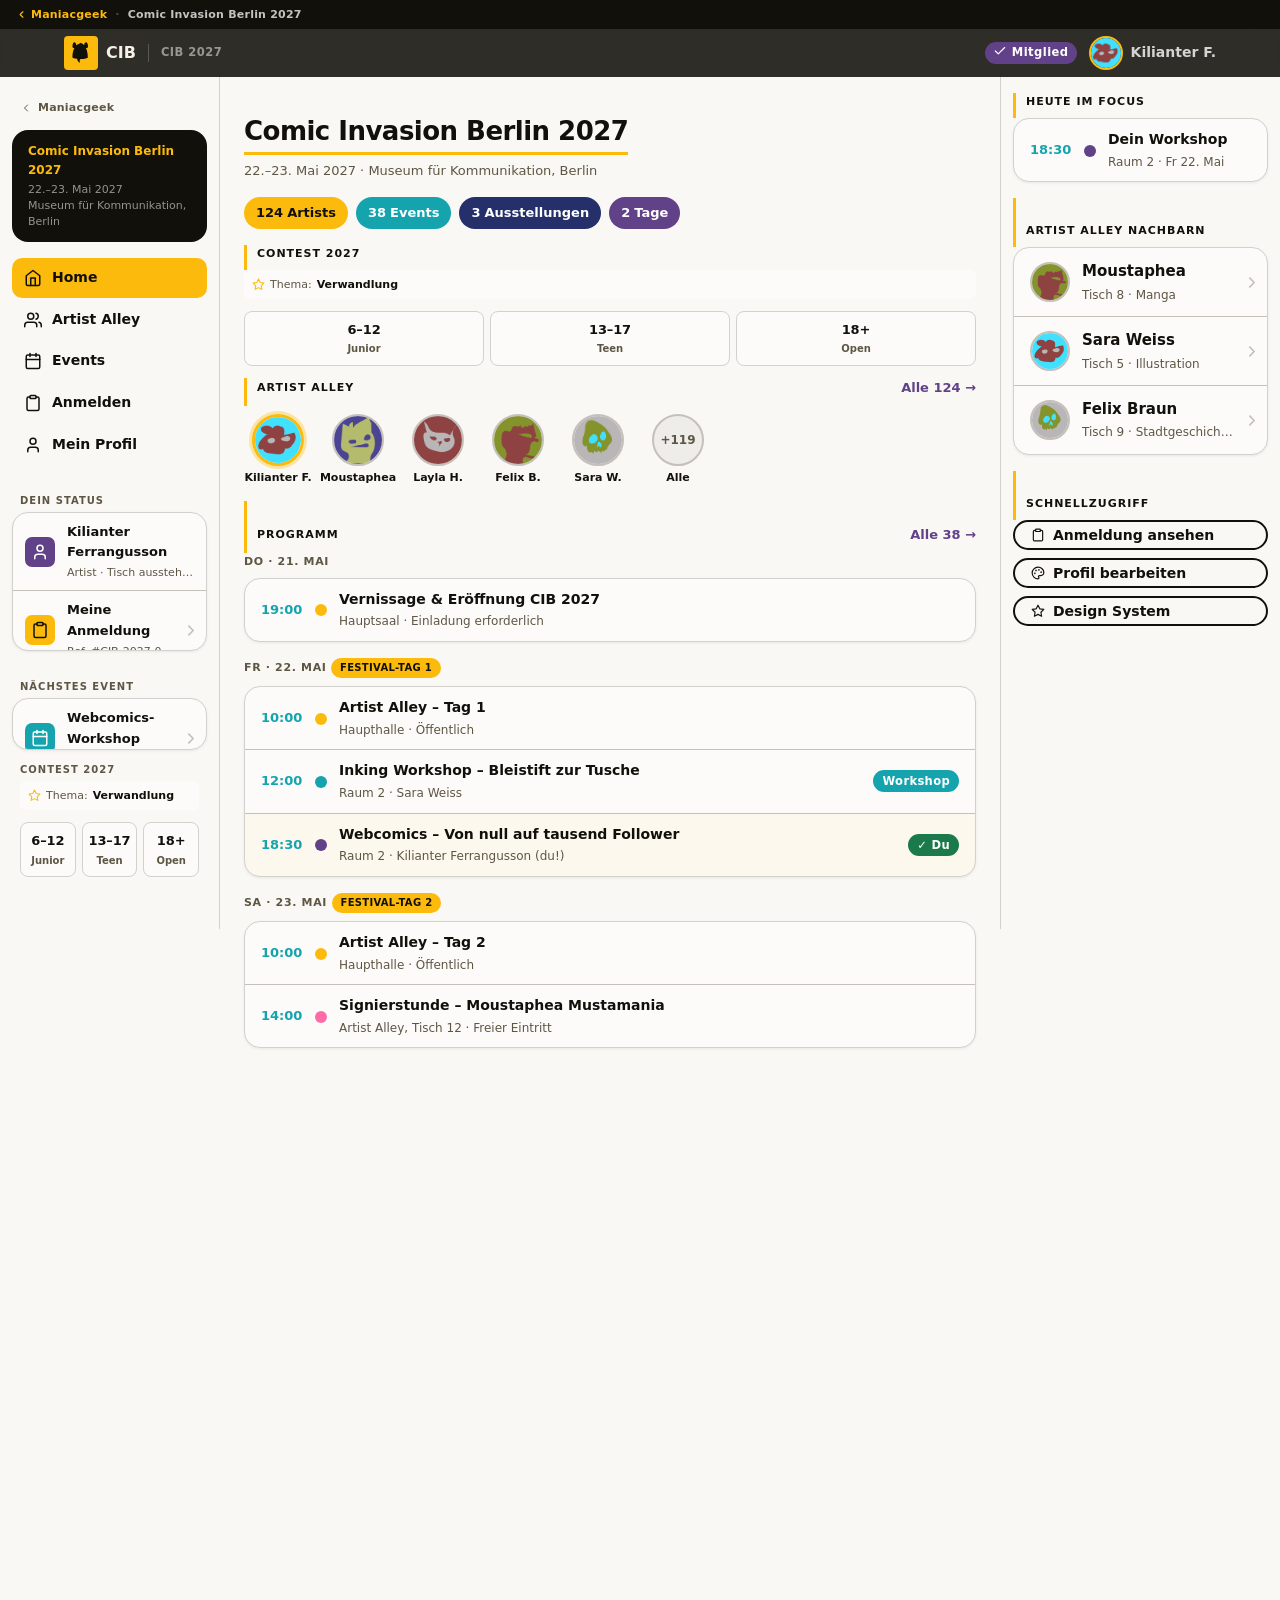
<file: index.html>
<!DOCTYPE html>
<html lang="de">
<head>
  <meta charset="utf-8">
  <meta http-equiv="refresh" content="0; url=prototype/index.html">
  <title>AALY – Comic Invasion Berlin 2027</title>
</head>
<body>
  <a href="prototype/index.html">→ Zum Prototype</a>
</body>
</html>
</file>
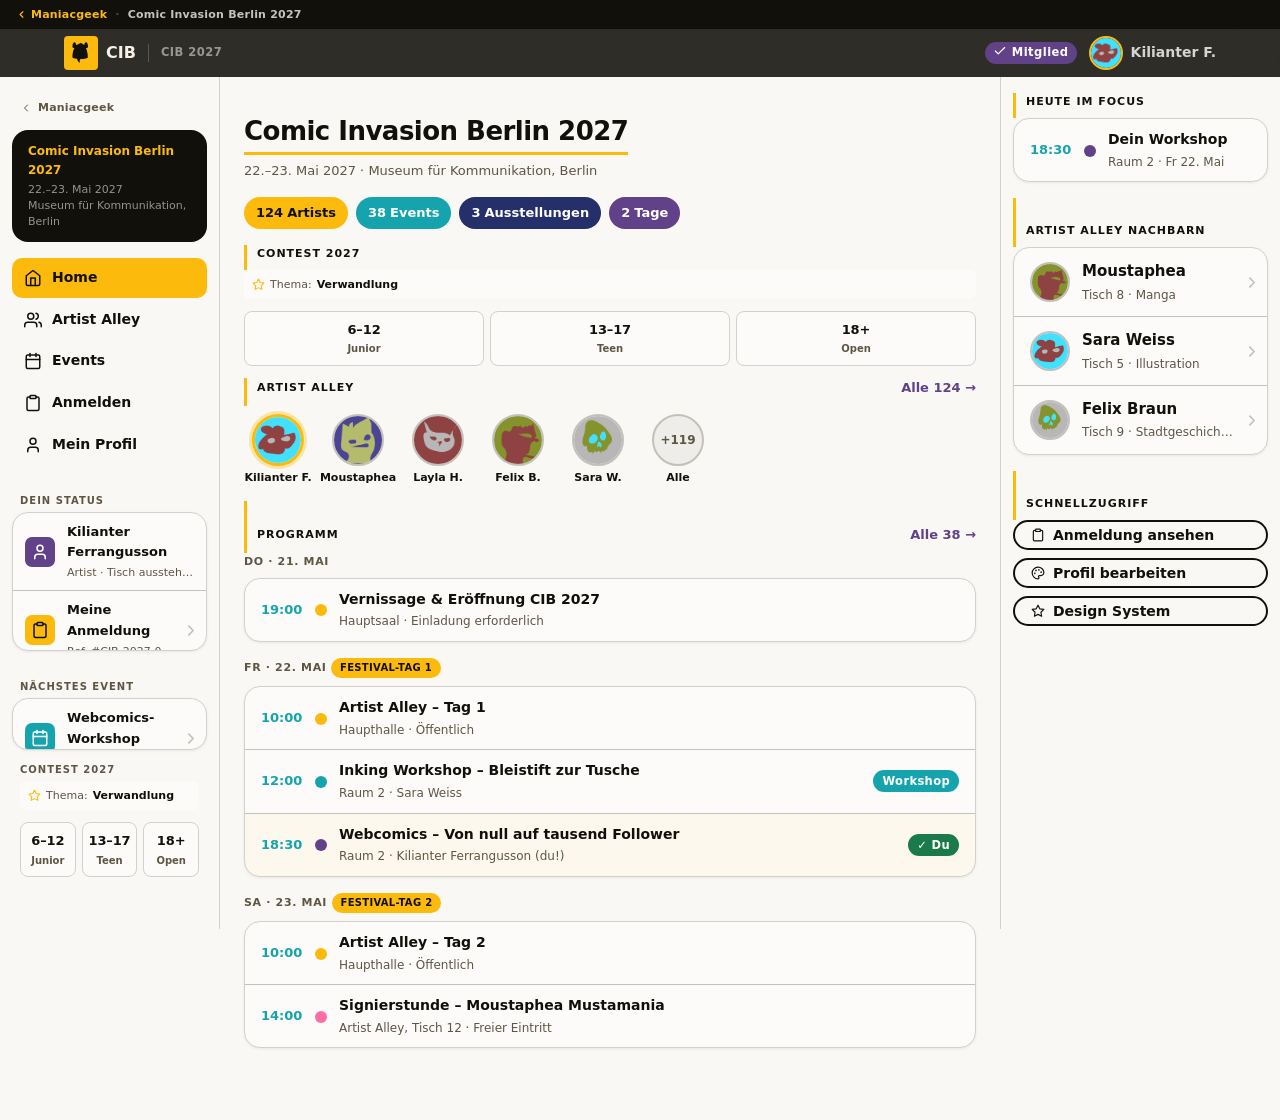
<file: prototype/index.html>
<!DOCTYPE html>
<html lang="de">
<head>
  <meta charset="utf-8">
  <meta name="viewport" content="width=device-width, initial-scale=1">
  <title>Comic Invasion Berlin 2027 – CIB</title>
  <link rel="stylesheet" href="kern-aaly.css">
</head>
<body>

<a href="#main-content" class="skip-link">Zum Hauptinhalt springen</a>

<!-- ── Platform Bar (Maniacgeek-Kontext) ── -->
<div class="kern-platform-bar">
  <a href="#" class="kern-platform-bar__link" onclick="return false;">
    <svg viewBox="0 0 24 24" width="11" height="11" fill="none" stroke="currentColor" stroke-width="2.5" stroke-linecap="round" stroke-linejoin="round"><path d="m15 18-6-6 6-6"/></svg>
    Maniacgeek
  </a>
  <span class="kern-platform-bar__sep">·</span>
  <span class="kern-platform-bar__space">Comic Invasion Berlin 2027</span>
</div>
<!-- ── Kopfzeile (Header + Drawer-Trigger) ── -->
<header class="kern-kopfzeile" role="banner">
  <div class="kern-kopfzeile__inner">
    <button class="kern-kopfzeile__logo-btn" onclick="openDrawer()" aria-label="Menü öffnen">
      <div class="kern-kopfzeile__logo-mark">
        <svg viewBox="87 177 62 72" width="22" height="22" fill="currentColor" aria-hidden="true">
          <path fill-rule="evenodd" d="M134.4,197.1c3.4,7.1,5.9,17.1,5.9,31.1,0,.1,0,.2-.2.3-7.9,4.1-20.8,4.4-24.8,4.6,0,0-.2,0-.2.1-.3.5-1.4,2.7-1.4,5.6,0,2.3.7,4.6,1.1,5.8,0,.3-.2.5-.4.4-4.4-2.5-8.3-6.7-9.1-12.6,0-.1-.1-.2-.3-.3-4.6-.4-9.3-1.2-13.4-3-1.1-.5-1.8-1.7-1.8-2.9.3-13.7,3-23.1,6.6-29.7,0,0,0,0-.1,0-3.5,0-6.4-.4-6.3-5.6,0-6.4,2.9-13.3,6.4-13.3,3.3,0,5.9,4.3,6.3,10,0,.3.3.4.5.2,5.1-4.6,10.1-5.7,11.7-5.9.2,0,.3-.2.3-.3v-2c0-.2.2-.3.4-.3,1.5.3,6.9,2,12.2,7.9.2.2.5.1.5-.2.5-5.3,3.2-9.2,6.3-9.2,3.5,0,6.3,6.9,6.3,13.3s-4.5,5.6-6,5.6c-.2,0-.4.2-.3.4"/>
        </svg>
      </div>
      CIB
      <span class="kern-kopfzeile__space-name">CIB 2027</span>
    </button>
    
    <div class="kern-kopfzeile__actions">
      <span class="kern-member-chip"><svg class="lucide" aria-hidden="true" viewBox="0 0 24 24" width="14" height="14" fill="none" stroke="currentColor" stroke-width="2" stroke-linecap="round" stroke-linejoin="round"><path d="M20 6 9 17l-5-5"/></svg> Mitglied</span>
      <div class="kern-kopfzeile__user">
        <div class="kern-kopfzeile__avatar"><img src="../FakeImages/Avatar copy 4.png" alt="Kilianter Ferrangusson"></div>
        <span>Kilianter F.</span>
      </div>
    </div>
  </div>
</header>

<main id="main-content">
<!-- ── Dekoratives Maskottchen (fixed, hinter Inhalt) ── -->
<img src="mascot/CIB24 Lavender Main-Koons.svg" alt="" aria-hidden="true" class="kern-mascot-home">
<div class="kern-app-layout">

  <!-- ── SIDEBAR (900px+) ── -->
  <aside class="kern-sidebar" aria-label="Space-Navigation">

    <a href="#" class="kern-sidebar-back" onclick="return false;" aria-label="Zurück zu Maniacgeek">
      <svg viewBox="0 0 24 24" width="12" height="12" fill="none" stroke="currentColor" stroke-width="2" stroke-linecap="round" stroke-linejoin="round"><path d="m15 18-6-6 6-6"/></svg>
      Maniacgeek
    </a>
    <div class="kern-sidebar-space">
      <div class="kern-sidebar-space__name">Comic Invasion Berlin 2027</div>
      <div class="kern-sidebar-space__meta">22.–23. Mai 2027<br>Museum für Kommunikation, Berlin</div>
    </div>

    <nav class="kern-sidebar-nav" aria-label="Navigation">
      <a href="index.html" class="kern-sidebar-nav__item active">
        <svg viewBox="0 0 24 24" width="18" height="18" fill="none" stroke="currentColor" stroke-width="2" stroke-linecap="round" stroke-linejoin="round"><path d="m3 9 9-7 9 7v11a2 2 0 0 1-2 2H5a2 2 0 0 1-2-2z"/><polyline points="9 22 9 12 15 12 15 22"/></svg>
        Home
      </a>
      <a href="artists.html" class="kern-sidebar-nav__item">
        <svg viewBox="0 0 24 24" width="18" height="18" fill="none" stroke="currentColor" stroke-width="2" stroke-linecap="round" stroke-linejoin="round"><path d="M17 21v-2a4 4 0 0 0-4-4H5a4 4 0 0 0-4 4v2"/><circle cx="9" cy="7" r="4"/><path d="M23 21v-2a4 4 0 0 0-3-3.87"/><path d="M16 3.13a4 4 0 0 1 0 7.75"/></svg>
        Artist Alley
      </a>
      <a href="events.html" class="kern-sidebar-nav__item">
        <svg viewBox="0 0 24 24" width="18" height="18" fill="none" stroke="currentColor" stroke-width="2" stroke-linecap="round" stroke-linejoin="round"><path d="M8 2v4"/><path d="M16 2v4"/><rect width="18" height="18" x="3" y="4" rx="2"/><path d="M3 10h18"/></svg>
        Events
      </a>
      <a href="anmelden.html" class="kern-sidebar-nav__item">
        <svg viewBox="0 0 24 24" width="18" height="18" fill="none" stroke="currentColor" stroke-width="2" stroke-linecap="round" stroke-linejoin="round"><rect width="8" height="4" x="8" y="2" rx="1" ry="1"/><path d="M16 4h2a2 2 0 0 1 2 2v14a2 2 0 0 1-2 2H6a2 2 0 0 1-2-2V6a2 2 0 0 1 2-2h2"/></svg>
        Anmelden
      </a>
      <a href="artist-portfolio.html" class="kern-sidebar-nav__item">
        <svg viewBox="0 0 24 24" width="18" height="18" fill="none" stroke="currentColor" stroke-width="2" stroke-linecap="round" stroke-linejoin="round"><path d="M19 21v-2a4 4 0 0 0-4-4H9a4 4 0 0 0-4 4v2"/><circle cx="12" cy="7" r="4"/></svg>
        Mein Profil
      </a>
    </nav>

    <div class="kern-section-label">Dein Status</div>
    <div class="kern-cell-group" style="margin-bottom:var(--s4);">
      <div class="kern-cell">
        <div class="kern-cell__icon kern-cell__icon--purple">
          <svg class="lucide" viewBox="0 0 24 24" width="18" height="18" fill="none" stroke="currentColor" stroke-width="2" stroke-linecap="round" stroke-linejoin="round"><path d="M19 21v-2a4 4 0 0 0-4-4H9a4 4 0 0 0-4 4v2"/><circle cx="12" cy="7" r="4"/></svg>
        </div>
        <div class="kern-cell__content">
          <span class="kern-cell__title">Kilianter Ferrangusson</span>
          <span class="kern-cell__sub">Artist · Tisch ausstehend</span>
        </div>
        <span class="kern-badge kern-badge--accent">In Prüfung</span>
      </div>
      <a href="anmelden.html" class="kern-cell kern-cell--chevron">
        <div class="kern-cell__icon kern-cell__icon--yellow">
          <svg class="lucide" viewBox="0 0 24 24" width="18" height="18" fill="none" stroke="currentColor" stroke-width="2" stroke-linecap="round" stroke-linejoin="round"><rect width="8" height="4" x="8" y="2" rx="1" ry="1"/><path d="M16 4h2a2 2 0 0 1 2 2v14a2 2 0 0 1-2 2H6a2 2 0 0 1-2-2V6a2 2 0 0 1 2-2h2"/></svg>
        </div>
        <div class="kern-cell__content">
          <span class="kern-cell__title">Meine Anmeldung</span>
          <span class="kern-cell__sub">Ref. #CIB-2027-0042</span>
        </div>
      </a>
      <a href="artist-portfolio.html" class="kern-cell kern-cell--chevron">
        <div class="kern-cell__icon kern-cell__icon--ink">
          <svg class="lucide" viewBox="0 0 24 24" width="18" height="18" fill="none" stroke="currentColor" stroke-width="2" stroke-linecap="round" stroke-linejoin="round"><circle cx="13.5" cy="6.5" r=".5" fill="currentColor"/><circle cx="17.5" cy="10.5" r=".5" fill="currentColor"/><circle cx="8.5" cy="7.5" r=".5" fill="currentColor"/><circle cx="6.5" cy="12.5" r=".5" fill="currentColor"/><path d="M12 2C6.5 2 2 6.5 2 12s4.5 10 10 10c.926 0 1.648-.746 1.648-1.688 0-.437-.18-.835-.437-1.125-.29-.289-.438-.652-.438-1.125a1.64 1.64 0 0 1 1.668-1.668h1.996c3.051 0 5.555-2.503 5.555-5.554C21.965 6.012 17.461 2 12 2z"/></svg>
        </div>
        <div class="kern-cell__content">
          <span class="kern-cell__title">Mein Profil</span>
          <span class="kern-cell__sub">@Kilifer67 · 8 Werke</span>
        </div>
      </a>
    </div>

    <div class="kern-section-label">Nächstes Event</div>
    <div class="kern-cell-group">
      <a href="events.html" class="kern-cell kern-cell--chevron">
        <div class="kern-cell__icon kern-cell__icon--teal">
          <svg class="lucide" viewBox="0 0 24 24" width="18" height="18" fill="none" stroke="currentColor" stroke-width="2" stroke-linecap="round" stroke-linejoin="round"><path d="M8 2v4"/><path d="M16 2v4"/><rect width="18" height="18" x="3" y="4" rx="2"/><path d="M3 10h18"/></svg>
        </div>
        <div class="kern-cell__content">
          <span class="kern-cell__title">Webcomics-Workshop</span>
          <span class="kern-cell__sub">Fr 22. Mai · 18:30 · Raum 2</span>
        </div>
      </a>
    </div>

    <div class="kern-section-label">Contest 2027</div>
    <div class="kern-sidebar-contest">
      <div class="kern-sidebar-contest__theme">
        <svg viewBox="0 0 24 24" width="13" height="13" fill="none" stroke="currentColor" stroke-width="2" stroke-linecap="round" stroke-linejoin="round" aria-hidden="true"><polygon points="12 2 15.09 8.26 22 9.27 17 14.14 18.18 21.02 12 17.77 5.82 21.02 7 14.14 2 9.27 8.91 8.26 12 2"/></svg>
        Thema: <strong>Verwandlung</strong>
      </div>
      <div class="kern-sidebar-contest__groups">
        <a href="#" class="kern-sidebar-contest__group" onclick="return false;">
          <span class="kern-sidebar-contest__age">6–12</span>
          <span class="kern-sidebar-contest__label">Junior</span>
        </a>
        <a href="#" class="kern-sidebar-contest__group" onclick="return false;">
          <span class="kern-sidebar-contest__age">13–17</span>
          <span class="kern-sidebar-contest__label">Teen</span>
        </a>
        <a href="#" class="kern-sidebar-contest__group" onclick="return false;">
          <span class="kern-sidebar-contest__age">18+</span>
          <span class="kern-sidebar-contest__label">Open</span>
        </a>
      </div>
    </div>

  </aside>

  <!-- ── MAIN CONTENT ── -->
  <div class="kern-main-col">

    <div class="kern-page-title">Comic Invasion Berlin 2027</div>
    <div class="kern-page-caption">22.–23. Mai 2027 · Museum für Kommunikation, Berlin</div>

    <div class="kern-stat-pills">
      <div class="kern-stat-pill"><span>124</span>Artists</div>
      <div class="kern-stat-pill"><span>38</span>Events</div>
      <div class="kern-stat-pill"><span>3</span>Ausstellungen</div>
      <div class="kern-stat-pill"><span>2</span>Tage</div>
    </div>

    <!-- ── Dein Status (mobile-only, Sidebar zeigt dies ab 900px) ── -->
    <div class="sidebar-mobile-only">
      <div class="kern-section-label" style="padding-top:0;">Dein Status</div>
      <div class="kern-cell-group" style="margin-bottom:var(--s4);">
        <div class="kern-cell">
          <div class="kern-cell__icon kern-cell__icon--purple">
            <svg class="lucide" viewBox="0 0 24 24" width="18" height="18" fill="none" stroke="currentColor" stroke-width="2" stroke-linecap="round" stroke-linejoin="round"><path d="M19 21v-2a4 4 0 0 0-4-4H9a4 4 0 0 0-4 4v2"/><circle cx="12" cy="7" r="4"/></svg>
          </div>
          <div class="kern-cell__content">
            <span class="kern-cell__title">Kilianter Ferrangusson</span>
            <span class="kern-cell__sub">Artist · Tisch ausstehend</span>
          </div>
          <span class="kern-badge kern-badge--accent">In Prüfung</span>
        </div>
        <a href="anmelden.html" class="kern-cell kern-cell--chevron">
          <div class="kern-cell__icon kern-cell__icon--yellow">
            <svg class="lucide" viewBox="0 0 24 24" width="18" height="18" fill="none" stroke="currentColor" stroke-width="2" stroke-linecap="round" stroke-linejoin="round"><rect width="8" height="4" x="8" y="2" rx="1" ry="1"/><path d="M16 4h2a2 2 0 0 1 2 2v14a2 2 0 0 1-2 2H6a2 2 0 0 1-2-2V6a2 2 0 0 1 2-2h2"/></svg>
          </div>
          <div class="kern-cell__content">
            <span class="kern-cell__title">Meine Anmeldung</span>
            <span class="kern-cell__sub">Ref. #CIB-2027-0042 · Eingereicht</span>
          </div>
        </a>
        <a href="events.html" class="kern-cell kern-cell--chevron">
          <div class="kern-cell__icon kern-cell__icon--teal">
            <svg class="lucide" viewBox="0 0 24 24" width="18" height="18" fill="none" stroke="currentColor" stroke-width="2" stroke-linecap="round" stroke-linejoin="round"><path d="M8 2v4"/><path d="M16 2v4"/><rect width="18" height="18" x="3" y="4" rx="2"/><path d="M3 10h18"/></svg>
          </div>
          <div class="kern-cell__content">
            <span class="kern-cell__title">Webcomics-Workshop</span>
            <span class="kern-cell__sub">Fr 22. Mai · 18:30 · Raum 2</span>
          </div>
          <span class="kern-badge kern-badge--success" style="flex-shrink:0;">Bestätigt</span>
        </a>
      </div>
    </div>

    <!-- ── Contest 2027 (beide Breakpoints) ── -->
    <div class="kern-section-label" style="padding-top:0;">Contest 2027</div>
    <div class="kern-sidebar-contest" style="padding-left:0;padding-right:0;">
      <div class="kern-sidebar-contest__theme">
        <svg viewBox="0 0 24 24" width="13" height="13" fill="none" stroke="currentColor" stroke-width="2" stroke-linecap="round" stroke-linejoin="round" aria-hidden="true"><polygon points="12 2 15.09 8.26 22 9.27 17 14.14 18.18 21.02 12 17.77 5.82 21.02 7 14.14 2 9.27 8.91 8.26 12 2"/></svg>
        Thema: <strong>Verwandlung</strong>
      </div>
      <div class="kern-sidebar-contest__groups">
        <a href="#" class="kern-sidebar-contest__group" onclick="return false;">
          <span class="kern-sidebar-contest__age">6–12</span>
          <span class="kern-sidebar-contest__label">Junior</span>
        </a>
        <a href="#" class="kern-sidebar-contest__group" onclick="return false;">
          <span class="kern-sidebar-contest__age">13–17</span>
          <span class="kern-sidebar-contest__label">Teen</span>
        </a>
        <a href="#" class="kern-sidebar-contest__group" onclick="return false;">
          <span class="kern-sidebar-contest__age">18+</span>
          <span class="kern-sidebar-contest__label">Open</span>
        </a>
      </div>
    </div>

    <!-- ── Artist Alley – Horizontal-Scroll Strip ── -->
    <div class="kern-section-label" style="padding-top:0;">Artist Alley <a href="artists.html">Alle 124 →</a></div>
    <div class="kern-scroll-x">
      <a href="artist-portfolio.html" class="kern-avatar-chip kern-avatar-chip--me">
        <div class="kern-avatar-chip__img"><img src="../FakeImages/Avatar copy 4.png" alt="Kilianter Ferrangusson"></div>
        <span class="kern-avatar-chip__name">Kilianter F.</span>
      </a>
      <a href="artist-portfolio.html" class="kern-avatar-chip">
        <div class="kern-avatar-chip__img"><img src="../FakeImages/Avatar.png" alt="Moustaphea Mustamania"></div>
        <span class="kern-avatar-chip__name">Moustaphea</span>
      </a>
      <a href="artists.html" class="kern-avatar-chip">
        <div class="kern-avatar-chip__img"><img src="../FakeImages/Avatar copy 2.png" alt="Layla Hassan"></div>
        <span class="kern-avatar-chip__name">Layla H.</span>
      </a>
      <a href="artists.html" class="kern-avatar-chip">
        <div class="kern-avatar-chip__img"><img src="../FakeImages/Avatar copy.png" alt="Felix Braun"></div>
        <span class="kern-avatar-chip__name">Felix B.</span>
      </a>
      <a href="artists.html" class="kern-avatar-chip">
        <div class="kern-avatar-chip__img"><img src="../FakeImages/Avatar copy 3.png" alt="Sara Weiss"></div>
        <span class="kern-avatar-chip__name">Sara W.</span>
      </a>
      <a href="artists.html" class="kern-avatar-chip">
        <div class="kern-avatar-chip__img" style="background:var(--color-surface);display:flex;align-items:center;justify-content:center;font-weight:800;font-size:12px;color:var(--color-text-muted);">+119</div>
        <span class="kern-avatar-chip__name">Alle</span>
      </a>
    </div>

    <!-- ── Programm (nach Tag gruppiert) ── -->
    <div class="kern-section-label">Programm <a href="events.html">Alle 38 →</a></div>

    <div style="font-size:11px;font-weight:700;letter-spacing:.06em;color:var(--color-text-muted);text-transform:uppercase;margin-bottom:var(--s2);">Do · 21. Mai</div>
    <div class="kern-cell-group" style="margin-bottom:var(--s4);">
      <a href="events.html" class="kern-event-cell">
        <span class="kern-event-cell__time">19:00</span>
        <span class="kern-event-cell__dot" style="background:var(--cib-yellow);"></span>
        <div class="kern-event-cell__body">
          <span class="kern-event-cell__title">Vernissage &amp; Eröffnung CIB 2027</span>
          <span class="kern-event-cell__meta">Hauptsaal · Einladung erforderlich</span>
        </div>
      </a>
    </div>

    <div style="font-size:11px;font-weight:700;letter-spacing:.06em;color:var(--color-text-muted);text-transform:uppercase;margin-bottom:var(--s2);">Fr · 22. Mai <span class="kern-badge kern-badge--brand" style="vertical-align:middle;font-size:10px;">Festival-Tag 1</span></div>
    <div class="kern-cell-group" style="margin-bottom:var(--s4);">
      <a href="events.html" class="kern-event-cell">
        <span class="kern-event-cell__time">10:00</span>
        <span class="kern-event-cell__dot" style="background:var(--cib-yellow);"></span>
        <div class="kern-event-cell__body">
          <span class="kern-event-cell__title">Artist Alley – Tag 1</span>
          <span class="kern-event-cell__meta">Haupthalle · Öffentlich</span>
        </div>
      </a>
      <a href="events.html" class="kern-event-cell">
        <span class="kern-event-cell__time">12:00</span>
        <span class="kern-event-cell__dot" style="background:var(--cib-teal);"></span>
        <div class="kern-event-cell__body">
          <span class="kern-event-cell__title">Inking Workshop – Bleistift zur Tusche</span>
          <span class="kern-event-cell__meta">Raum 2 · Sara Weiss</span>
        </div>
        <div class="kern-event-cell__right"><span class="kern-badge kern-badge--teal">Workshop</span></div>
      </a>
      <a href="event-detail.html" class="kern-event-cell" style="background:rgba(252,187,12,.05);">
        <span class="kern-event-cell__time">18:30</span>
        <span class="kern-event-cell__dot" style="background:var(--cib-purple);"></span>
        <div class="kern-event-cell__body">
          <span class="kern-event-cell__title">Webcomics – Von null auf tausend Follower</span>
          <span class="kern-event-cell__meta">Raum 2 · Kilianter Ferrangusson (du!)</span>
        </div>
        <div class="kern-event-cell__right"><span class="kern-badge kern-badge--success">✓ Du</span></div>
      </a>
    </div>

    <div style="font-size:11px;font-weight:700;letter-spacing:.06em;color:var(--color-text-muted);text-transform:uppercase;margin-bottom:var(--s2);">Sa · 23. Mai <span class="kern-badge kern-badge--brand" style="vertical-align:middle;font-size:10px;">Festival-Tag 2</span></div>
    <div class="kern-cell-group">
      <a href="events.html" class="kern-event-cell">
        <span class="kern-event-cell__time">10:00</span>
        <span class="kern-event-cell__dot" style="background:var(--cib-yellow);"></span>
        <div class="kern-event-cell__body">
          <span class="kern-event-cell__title">Artist Alley – Tag 2</span>
          <span class="kern-event-cell__meta">Haupthalle · Öffentlich</span>
        </div>
      </a>
      <a href="artist-portfolio.html" class="kern-event-cell">
        <span class="kern-event-cell__time">14:00</span>
        <span class="kern-event-cell__dot" style="background:var(--cib-pink);"></span>
        <div class="kern-event-cell__body">
          <span class="kern-event-cell__title">Signierstunde – Moustaphea Mustamania</span>
          <span class="kern-event-cell__meta">Artist Alley, Tisch 12 · Freier Eintritt</span>
        </div>
      </a>
    </div>

  </div><!-- /kern-main-col -->

  <!-- ── SIDE PANEL (1200px+) ── -->
  <div class="kern-side-panel">
    <div class="kern-section-label" style="padding-top:0;">Heute im Focus</div>
    <div class="kern-cell-group" style="margin-bottom:var(--s4);">
      <a href="events.html" class="kern-event-cell">
        <span class="kern-event-cell__time">18:30</span>
        <span class="kern-event-cell__dot" style="background:var(--cib-purple);"></span>
        <div class="kern-event-cell__body">
          <span class="kern-event-cell__title">Dein Workshop</span>
          <span class="kern-event-cell__meta">Raum 2 · Fr 22. Mai</span>
        </div>
      </a>
    </div>

    <div class="kern-section-label">Artist Alley Nachbarn</div>
    <div class="kern-cell-group" style="margin-bottom:var(--s4);">
      <a href="artist-portfolio.html" class="kern-cell kern-cell--chevron">
        <div class="kern-cell__avatar"><img src="../FakeImages/Avatar copy 5.png" alt="Moustaphea"></div>
        <div class="kern-cell__content">
          <span class="kern-cell__title">Moustaphea</span>
          <span class="kern-cell__sub">Tisch 8 · Manga</span>
        </div>
      </a>
      <a href="artists.html" class="kern-cell kern-cell--chevron">
        <div class="kern-cell__avatar"><img src="../FakeImages/Avatar copy 8.png" alt="Sara Weiss"></div>
        <div class="kern-cell__content">
          <span class="kern-cell__title">Sara Weiss</span>
          <span class="kern-cell__sub">Tisch 5 · Illustration</span>
        </div>
      </a>
      <a href="artists.html" class="kern-cell kern-cell--chevron">
        <div class="kern-cell__avatar"><img src="../FakeImages/Avatar copy 3.png" alt="Felix Braun"></div>
        <div class="kern-cell__content">
          <span class="kern-cell__title">Felix Braun</span>
          <span class="kern-cell__sub">Tisch 9 · Stadtgeschichten</span>
        </div>
      </a>
    </div>

    <div class="kern-section-label">Schnellzugriff</div>
    <div style="display:flex;flex-direction:column;gap:var(--s2);">
      <a href="anmelden.html" class="kern-btn kern-btn--secondary kern-btn--sm" style="justify-content:flex-start; gap:8px;">
        <svg viewBox="0 0 24 24" width="14" height="14" fill="none" stroke="currentColor" stroke-width="2" stroke-linecap="round" stroke-linejoin="round"><rect width="8" height="4" x="8" y="2" rx="1"/><path d="M16 4h2a2 2 0 0 1 2 2v14a2 2 0 0 1-2 2H6a2 2 0 0 1-2-2V6a2 2 0 0 1 2-2h2"/></svg>
        Anmeldung ansehen
      </a>
      <a href="artist-portfolio.html" class="kern-btn kern-btn--secondary kern-btn--sm" style="justify-content:flex-start; gap:8px;">
        <svg viewBox="0 0 24 24" width="14" height="14" fill="none" stroke="currentColor" stroke-width="2" stroke-linecap="round" stroke-linejoin="round"><circle cx="13.5" cy="6.5" r=".5" fill="currentColor"/><circle cx="17.5" cy="10.5" r=".5" fill="currentColor"/><circle cx="8.5" cy="7.5" r=".5" fill="currentColor"/><circle cx="6.5" cy="12.5" r=".5" fill="currentColor"/><path d="M12 2C6.5 2 2 6.5 2 12s4.5 10 10 10c.926 0 1.648-.746 1.648-1.688 0-.437-.18-.835-.437-1.125-.29-.289-.438-.652-.438-1.125a1.64 1.64 0 0 1 1.668-1.668h1.996c3.051 0 5.555-2.503 5.555-5.554C21.965 6.012 17.461 2 12 2z"/></svg>
        Profil bearbeiten
      </a>
      <a href="design-system.html" class="kern-btn kern-btn--secondary kern-btn--sm" style="justify-content:flex-start; gap:8px;">
        <svg viewBox="0 0 24 24" width="14" height="14" fill="none" stroke="currentColor" stroke-width="2" stroke-linecap="round" stroke-linejoin="round"><path d="M12 2l3.09 6.26L22 9.27l-5 4.87 1.18 6.88L12 17.77l-6.18 3.25L7 14.14 2 9.27l6.91-1.01L12 2z"/></svg>
        Design System
      </a>
    </div>
  </div><!-- /kern-side-panel -->

</div><!-- /kern-app-layout -->
</main>

<!-- ── Bottom Navigation (mobile, wird ab 900px ausgeblendet) ── -->

<nav class="kern-bottom-nav" aria-label="Hauptnavigation">
  <a href="index.html" class="kern-bottom-nav__item active">
    <svg viewBox="0 0 24 24" width="22" height="22" fill="none" stroke="currentColor" stroke-width="2" stroke-linecap="round" stroke-linejoin="round"><path d="m3 9 9-7 9 7v11a2 2 0 0 1-2 2H5a2 2 0 0 1-2-2z"/><polyline points="9 22 9 12 15 12 15 22"/></svg>
    Home
  </a>
  <a href="artists.html" class="kern-bottom-nav__item">
    <svg viewBox="0 0 24 24" width="22" height="22" fill="none" stroke="currentColor" stroke-width="2" stroke-linecap="round" stroke-linejoin="round"><path d="M17 21v-2a4 4 0 0 0-4-4H5a4 4 0 0 0-4 4v2"/><circle cx="9" cy="7" r="4"/><path d="M23 21v-2a4 4 0 0 0-3-3.87"/><path d="M16 3.13a4 4 0 0 1 0 7.75"/></svg>
    Artists
  </a>
  <a href="events.html" class="kern-bottom-nav__item">
    <svg viewBox="0 0 24 24" width="22" height="22" fill="none" stroke="currentColor" stroke-width="2" stroke-linecap="round" stroke-linejoin="round"><path d="M8 2v4"/><path d="M16 2v4"/><rect width="18" height="18" x="3" y="4" rx="2"/><path d="M3 10h18"/></svg>
    Events
  </a>
  <a href="chat.html" class="kern-bottom-nav__item">
    <svg viewBox="0 0 24 24" width="22" height="22" fill="none" stroke="currentColor" stroke-width="2" stroke-linecap="round" stroke-linejoin="round"><path d="M21 15a2 2 0 0 1-2 2H7l-4 4V5a2 2 0 0 1 2-2h14a2 2 0 0 1 2 2z"/></svg>
    Chat
  </a>
  <a href="artist-portfolio.html" class="kern-bottom-nav__item">
    <svg viewBox="0 0 24 24" width="22" height="22" fill="none" stroke="currentColor" stroke-width="2" stroke-linecap="round" stroke-linejoin="round"><path d="M19 21v-2a4 4 0 0 0-4-4H9a4 4 0 0 0-4 4v2"/><circle cx="12" cy="7" r="4"/></svg>
    Profil
  </a>
</nav>


<!-- ── App Drawer (Slide-in Menü, per Logo-Button geöffnet) ── -->
<div class="kern-drawer-overlay" id="drawerOverlay" onclick="closeDrawer()"></div>
<div class="kern-drawer" id="appDrawer" aria-hidden="true">
  <div class="kern-drawer__head">
    <div class="kern-drawer__logo-mark">
      <svg viewBox="87 177 62 72" width="22" height="22" fill="currentColor"><path fill-rule="evenodd" d="M134.4,197.1c3.4,7.1,5.9,17.1,5.9,31.1,0,.1,0,.2-.2.3-7.9,4.1-20.8,4.4-24.8,4.6,0,0-.2,0-.2.1-.3.5-1.4,2.7-1.4,5.6,0,2.3.7,4.6,1.1,5.8,0,.3-.2.5-.4.4-4.4-2.5-8.3-6.7-9.1-12.6,0-.1-.1-.2-.3-.3-4.6-.4-9.3-1.2-13.4-3-1.1-.5-1.8-1.7-1.8-2.9.3-13.7,3-23.1,6.6-29.7,0,0,0,0-.1,0-3.5,0-6.4-.4-6.3-5.6,0-6.4,2.9-13.3,6.4-13.3,3.3,0,5.9,4.3,6.3,10,0,.3.3.4.5.2,5.1-4.6,10.1-5.7,11.7-5.9.2,0,.3-.2.3-.3v-2c0-.2.2-.3.4-.3,1.5.3,6.9,2,12.2,7.9.2.2.5.1.5-.2.5-5.3,3.2-9.2,6.3-9.2,3.5,0,6.3,6.9,6.3,13.3s-4.5,5.6-6,5.6c-.2,0-.4.2-.3.4"/></svg>
    </div>
    <div>
      <div class="kern-drawer__title">CIB</div>
      <div class="kern-drawer__subtitle">Comic Invasion Berlin 2027</div>
    </div>
    <button class="kern-drawer__close" onclick="closeDrawer()" aria-label="Schließen">
      <svg viewBox="0 0 24 24" width="18" height="18" fill="none" stroke="currentColor" stroke-width="2" stroke-linecap="round" stroke-linejoin="round"><line x1="18" y1="6" x2="6" y2="18"/><line x1="6" y1="6" x2="18" y2="18"/></svg>
    </button>
  </div>

  <div class="kern-drawer__section">
    <div class="kern-drawer__section-label">Navigation</div>
    <a href="index.html" class="kern-drawer__item active">
      <svg viewBox="0 0 24 24" width="18" height="18" fill="none" stroke="currentColor" stroke-width="2" stroke-linecap="round" stroke-linejoin="round"><path d="m3 9 9-7 9 7v11a2 2 0 0 1-2 2H5a2 2 0 0 1-2-2z"/><polyline points="9 22 9 12 15 12 15 22"/></svg>
      Übersicht
    </a>
    <a href="artists.html" class="kern-drawer__item">
      <svg viewBox="0 0 24 24" width="18" height="18" fill="none" stroke="currentColor" stroke-width="2" stroke-linecap="round" stroke-linejoin="round"><path d="M17 21v-2a4 4 0 0 0-4-4H5a4 4 0 0 0-4 4v2"/><circle cx="9" cy="7" r="4"/><path d="M23 21v-2a4 4 0 0 0-3-3.87"/><path d="M16 3.13a4 4 0 0 1 0 7.75"/></svg>
      Artist Alley
    </a>
    <a href="events.html" class="kern-drawer__item">
      <svg viewBox="0 0 24 24" width="18" height="18" fill="none" stroke="currentColor" stroke-width="2" stroke-linecap="round" stroke-linejoin="round"><path d="M8 2v4"/><path d="M16 2v4"/><rect width="18" height="18" x="3" y="4" rx="2"/><path d="M3 10h18"/></svg>
      Events
    </a>
    <a href="chat.html" class="kern-drawer__item">
      <svg viewBox="0 0 24 24" width="18" height="18" fill="none" stroke="currentColor" stroke-width="2" stroke-linecap="round" stroke-linejoin="round"><path d="M21 15a2 2 0 0 1-2 2H7l-4 4V5a2 2 0 0 1 2-2h14a2 2 0 0 1 2 2z"/></svg>
      Chat & Community
    </a>
  </div>

  <div class="kern-drawer__divider"></div>

  <div class="kern-drawer__section">
    <div class="kern-drawer__section-label">Mein Bereich</div>
    <a href="#" class="kern-drawer__item" onclick="return false;">
      <svg viewBox="0 0 24 24" width="18" height="18" fill="none" stroke="currentColor" stroke-width="2" stroke-linecap="round" stroke-linejoin="round"><rect width="8" height="4" x="8" y="2" rx="1" ry="1"/><path d="M16 4h2a2 2 0 0 1 2 2v14a2 2 0 0 1-2 2H6a2 2 0 0 1-2-2V6a2 2 0 0 1 2-2h2"/></svg>
      Meine Anmeldung
    </a>
    <a href="artist-portfolio.html" class="kern-drawer__item">
      <svg viewBox="0 0 24 24" width="18" height="18" fill="none" stroke="currentColor" stroke-width="2" stroke-linecap="round" stroke-linejoin="round"><path d="M19 21v-2a4 4 0 0 0-4-4H9a4 4 0 0 0-4 4v2"/><circle cx="12" cy="7" r="4"/></svg>
      Mein Profil
    </a>
  </div>

  <div class="kern-drawer__divider"></div>

  <div class="kern-drawer__section">
    <div class="kern-drawer__section-label">Maniacgeek</div>
    <a href="#" class="kern-drawer__item" onclick="return false;">
      <svg viewBox="0 0 24 24" width="18" height="18" fill="none" stroke="currentColor" stroke-width="2" stroke-linecap="round" stroke-linejoin="round"><path d="m15 18-6-6 6-6"/></svg>
      Zurück zu Maniacgeek
    </a>
  </div>

  <div class="kern-drawer__user">
    <img src="../FakeImages/Avatar copy 4.png" alt="Kilianter Ferrangusson" class="kern-drawer__avatar">
    <div>
      <div class="kern-drawer__user-name">Kilianter Ferrangusson</div>
      <div class="kern-drawer__user-role">Artist · Mitglied</div>
    </div>
  </div>
</div>

<script>
function openDrawer() {
  document.getElementById('appDrawer').classList.add('open');
  document.getElementById('drawerOverlay').classList.add('open');
  document.getElementById('appDrawer').removeAttribute('aria-hidden');
}
function closeDrawer() {
  document.getElementById('appDrawer').classList.remove('open');
  document.getElementById('drawerOverlay').classList.remove('open');
  document.getElementById('appDrawer').setAttribute('aria-hidden','true');
}
document.addEventListener('keydown', e => { if(e.key==='Escape') closeDrawer(); });
</script>

</body>
</html>
</file>
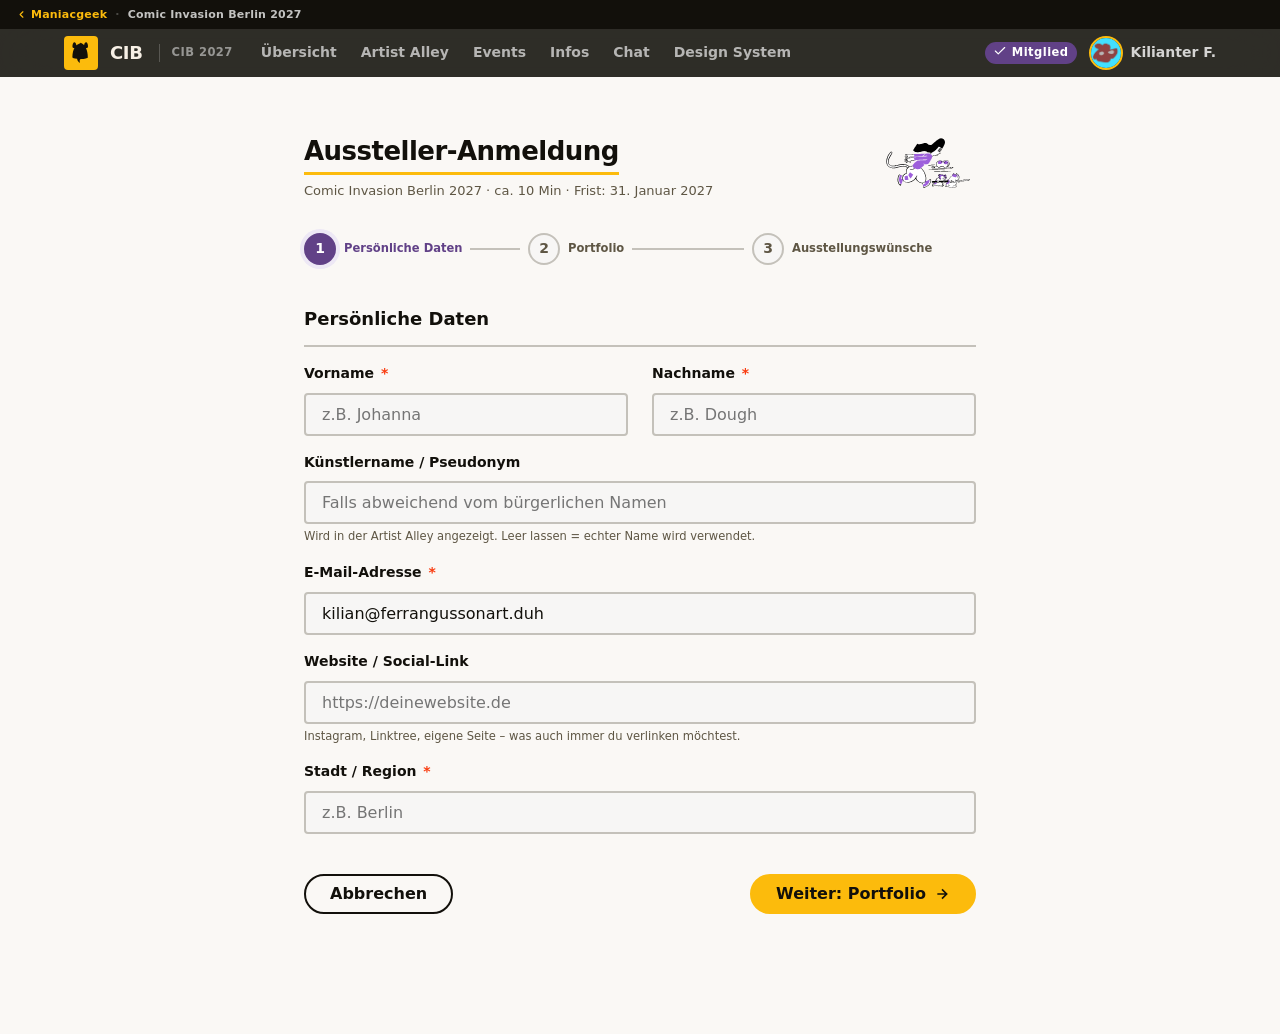
<file: prototype/anmelden.html>
<!DOCTYPE html>
<html lang="de">
<head>
  <meta charset="utf-8">
  <meta name="viewport" content="width=device-width, initial-scale=1">
  <title>Aussteller-Anmeldung – CIB 2027 – CIB</title>
  <!-- works via server (/prototype/) and direct file open -->
  <link rel="stylesheet" href="kern-aaly.css">
  <style>
    /* inline fallback so page is never completely unstyled */
    body { font-family: "Public Sans", system-ui, sans-serif; }
  </style>
</head>
<body>

<a href="#main-content" class="skip-link">Zum Hauptinhalt springen</a>

<!-- ── KOPFZEILE ── -->
<div class="kern-platform-bar">
  <a href="#" class="kern-platform-bar__link" onclick="return false;">
    <svg viewBox="0 0 24 24" width="11" height="11" fill="none" stroke="currentColor" stroke-width="2.5" stroke-linecap="round" stroke-linejoin="round"><path d="m15 18-6-6 6-6"/></svg>
    Maniacgeek
  </a>
  <span class="kern-platform-bar__sep">·</span>
  <span class="kern-platform-bar__space">Comic Invasion Berlin 2027</span>
</div>
<header class="kern-kopfzeile" role="banner">
  <div class="kern-kopfzeile__inner">
    <a href="index.html" class="kern-kopfzeile__logo" aria-label="CIB – Startseite">
      <!-- CIB Maskottchen-Logo aus Design System -->
      <div class="kern-kopfzeile__logo-mark">
        <svg viewBox="87 177 62 72" width="22" height="22" fill="currentColor" aria-hidden="true">
          <path fill-rule="evenodd" d="M134.4,197.1c3.4,7.1,5.9,17.1,5.9,31.1,0,.1,0,.2-.2.3-7.9,4.1-20.8,4.4-24.8,4.6,0,0-.2,0-.2.1-.3.5-1.4,2.7-1.4,5.6,0,2.3.7,4.6,1.1,5.8,0,.3-.2.5-.4.4-4.4-2.5-8.3-6.7-9.1-12.6,0-.1-.1-.2-.3-.3-4.6-.4-9.3-1.2-13.4-3-1.1-.5-1.8-1.7-1.8-2.9.3-13.7,3-23.1,6.6-29.7,0,0,0,0-.1,0-3.5,0-6.4-.4-6.3-5.6,0-6.4,2.9-13.3,6.4-13.3,3.3,0,5.9,4.3,6.3,10,0,.3.3.4.5.2,5.1-4.6,10.1-5.7,11.7-5.9.2,0,.3-.2.3-.3v-2c0-.2.2-.3.4-.3,1.5.3,6.9,2,12.2,7.9.2.2.5.1.5-.2.5-5.3,3.2-9.2,6.3-9.2,3.5,0,6.3,6.9,6.3,13.3s-4.5,5.6-6,5.6c-.2,0-.4.2-.3.4"/>
        </svg>
      </div>
      CIB
      <span class="kern-kopfzeile__space-name">CIB 2027</span>
    </a>
    <nav class="kern-kopfzeile__nav" aria-label="Space-Navigation">
      <a href="index.html">Übersicht</a>
      <a href="artists.html">Artist Alley</a>
      <a href="events.html">Events</a>
      <a href="#">Infos</a>
      <a href="chat.html">Chat</a>
      <a href="design-system.html">Design System</a>
    </nav>
    <div class="kern-kopfzeile__actions">
      <span class="kern-member-chip"><svg class="lucide" aria-hidden="true" viewBox="0 0 24 24" width="14" height="14" fill="none" stroke="currentColor" stroke-width="2" stroke-linecap="round" stroke-linejoin="round"><path d="M20 6 9 17l-5-5"/></svg> Mitglied</span>
      <div class="kern-kopfzeile__user">
        <div class="kern-kopfzeile__avatar">
          <img src="../FakeImages/Avatar copy 4.png" alt="Profilbild Kilianter Ferrangusson">
        </div>
        <span>Kilianter F.</span>
      </div>
    </div>
  </div>
</header>

<!-- ── BREADCRUMB ── -->
<nav class="kern-breadcrumb" aria-label="Breadcrumb">
  <div class="kern-breadcrumb__inner">
    <a href="#">Maniacgeek</a>
    <span class="kern-breadcrumb__sep" aria-hidden="true">›</span>
    <a href="index.html">Comic Invasion Berlin</a>
    <span class="kern-breadcrumb__sep" aria-hidden="true">›</span>
    <span aria-current="page">Aussteller-Anmeldung</span>
  </div>
</nav>

<main id="main-content">
  <div class="kern-container" style="max-width:720px; padding-top:var(--s6); padding-bottom:var(--s8);">

    <!-- ── Seiten-Titel mit Maskottchen ── -->
    <div class="kern-mascot-header u-mb-6">
      <div class="kern-mascot-header__text">
        <div class="kern-page-title">Aussteller-Anmeldung</div>
        <div class="kern-page-caption">Comic Invasion Berlin 2027 · ca. 10 Min · Frist: 31. Januar 2027</div>
      </div>
      <img src="mascot/CIB24 Lavender Run.svg" alt="" aria-hidden="true">
    </div>

    <!-- ── Wizard-Fortschrittsanzeige ── -->
    <nav aria-label="Formular-Fortschritt" class="u-mb-6" id="progress-nav">
      <div class="kern-progress" id="progress-bar">
        <div class="kern-progress__step kern-progress__step--active" id="step-dot-1">
          <div class="kern-progress__dot">1</div>
          <span class="kern-progress__label">Persönliche Daten</span>
          <div class="kern-progress__line"></div>
        </div>
        <div class="kern-progress__step" id="step-dot-2">
          <div class="kern-progress__dot">2</div>
          <span class="kern-progress__label">Portfolio</span>
          <div class="kern-progress__line"></div>
        </div>
        <div class="kern-progress__step" id="step-dot-3">
          <div class="kern-progress__dot">3</div>
          <span class="kern-progress__label">Ausstellungswünsche</span>
        </div>
      </div>
    </nav>

    <!-- ═══ SCHRITT 1 ═══ -->
    <div class="wizard-panel active" id="panel-1" role="region" aria-label="Schritt 1: Persönliche Daten">
      <fieldset class="kern-fieldset">
        <legend class="kern-fieldset__legend">Persönliche Daten</legend>

        <div class="kern-grid kern-grid--2">
          <div class="kern-field">
            <label class="kern-label" for="vorname">Vorname <span class="kern-label__req" aria-label="Pflichtfeld">*</span></label>
            <input class="kern-input" type="text" id="vorname" autocomplete="given-name" required placeholder="z.B. Johanna">
          </div>
          <div class="kern-field">
            <label class="kern-label" for="nachname">Nachname <span class="kern-label__req" aria-label="Pflichtfeld">*</span></label>
            <input class="kern-input" type="text" id="nachname" autocomplete="family-name" required placeholder="z.B. Dough">
          </div>
        </div>

        <div class="kern-field">
          <label class="kern-label" for="kuenstlername">Künstlername / Pseudonym</label>
          <input class="kern-input" type="text" id="kuenstlername" placeholder="Falls abweichend vom bürgerlichen Namen">
          <p class="kern-hint">Wird in der Artist Alley angezeigt. Leer lassen = echter Name wird verwendet.</p>
        </div>

        <div class="kern-field">
          <label class="kern-label" for="email">E-Mail-Adresse <span class="kern-label__req" aria-label="Pflichtfeld">*</span></label>
          <input class="kern-input" type="email" id="email" autocomplete="email" required value="kilian@ferrangussonart.duh">
        </div>

        <div class="kern-field">
          <label class="kern-label" for="website">Website / Social-Link</label>
          <input class="kern-input" type="url" id="website" autocomplete="url" placeholder="https://deinewebsite.de">
          <p class="kern-hint">Instagram, Linktree, eigene Seite – was auch immer du verlinken möchtest.</p>
        </div>

        <div class="kern-field">
          <label class="kern-label" for="heimatstadt">Stadt / Region <span class="kern-label__req" aria-label="Pflichtfeld">*</span></label>
          <input class="kern-input" type="text" id="heimatstadt" autocomplete="address-level2" required placeholder="z.B. Berlin">
        </div>
      </fieldset>

      <div class="u-flex-between u-mt-5">
        <a href="index.html" class="kern-btn kern-btn--secondary">Abbrechen</a>
        <button type="button" class="kern-btn kern-btn--primary" onclick="goToStep(2)">
          Weiter: Portfolio
          <svg width="16" height="16" viewBox="0 0 24 24" fill="none" stroke="currentColor" stroke-width="2.5" aria-hidden="true"><path d="M5 12h14M12 5l7 7-7 7"/></svg>
        </button>
      </div>
    </div>

    <!-- ═══ SCHRITT 2 ═══ -->
    <div class="wizard-panel" id="panel-2" role="region" aria-label="Schritt 2: Portfolio">
      <fieldset class="kern-fieldset">
        <legend class="kern-fieldset__legend">Dein Portfolio</legend>

        <div class="kern-field">
          <label class="kern-label" for="bio">Über mich / Artist-Statement <span class="kern-label__req" aria-label="Pflichtfeld">*</span></label>
          <textarea class="kern-textarea" id="bio" required placeholder="Erzähl uns von dir, deinem Stil, was dich antreibt … (max. 600 Zeichen)" maxlength="600" oninput="document.getElementById('bio-count').textContent=this.value.length"></textarea>
          <p class="kern-hint"><span id="bio-count">0</span>/600 Zeichen</p>
        </div>

        <div class="kern-field">
          <label class="kern-label" for="genre">Künstlerische Richtung <span class="kern-label__req" aria-label="Pflichtfeld">*</span></label>
          <select class="kern-select" id="genre" required>
            <option value="">Bitte auswählen …</option>
            <option value="manga">Manga / Anime-Stil</option>
            <option value="graphic-novel">Graphic Novel / Comicstrip</option>
            <option value="illustration">Illustration / Kinderbuch</option>
            <option value="konzept">Konzeptkunst / Sci-Fi / Fantasy</option>
            <option value="humor" selected>Humor / Satire</option>
            <option value="abstract">Abstrakt / Experimentell</option>
            <option value="sonstiges">Sonstiges</option>
          </select>
        </div>
      </fieldset>

      <fieldset class="kern-fieldset">
        <legend class="kern-fieldset__legend">Portfolio-Bilder</legend>
        <p class="kern-body u-mb-4" style="font-size:var(--text-sm);">Lade bis zu 3 Werke hoch, die deinen Stil repräsentieren. Formate: JPG, PNG · max. 5 MB pro Bild.</p>

        <div class="kern-grid kern-grid--3" style="gap:var(--s4);">
          <div class="kern-field">
            <label class="kern-label" for="bild-1">Bild 1 <span class="kern-label__req">*</span></label>
            <label class="kern-file-input" for="bild-1">
              <svg width="28" height="28" viewBox="0 0 24 24" fill="none" stroke="currentColor" stroke-width="1.5" aria-hidden="true" style="margin-bottom:4px;"><rect x="3" y="3" width="18" height="18" rx="2"/><circle cx="8.5" cy="8.5" r="1.5"/><path d="M21 15l-5-5L5 21"/></svg>
              <span style="font-size:var(--text-sm); font-weight:700;">Bild auswählen</span>
              <span class="u-text-xs u-text-muted">JPG / PNG · max. 5 MB</span>
              <input type="file" id="bild-1" accept="image/jpeg,image/png" onchange="previewImage(this,'prev-1')">
            </label>
            <div id="prev-1" style="display:none; margin-top:var(--s2); border-radius:var(--r-md); overflow:hidden; aspect-ratio:16/9;"><img style="width:100%;height:100%;object-fit:cover;" alt="Vorschau 1"></div>
          </div>
          <div class="kern-field">
            <label class="kern-label" for="bild-2">Bild 2</label>
            <label class="kern-file-input" for="bild-2">
              <svg width="28" height="28" viewBox="0 0 24 24" fill="none" stroke="currentColor" stroke-width="1.5" aria-hidden="true" style="margin-bottom:4px;"><rect x="3" y="3" width="18" height="18" rx="2"/><circle cx="8.5" cy="8.5" r="1.5"/><path d="M21 15l-5-5L5 21"/></svg>
              <span style="font-size:var(--text-sm); font-weight:700;">Bild auswählen</span>
              <span class="u-text-xs u-text-muted">JPG / PNG · max. 5 MB</span>
              <input type="file" id="bild-2" accept="image/jpeg,image/png" onchange="previewImage(this,'prev-2')">
            </label>
            <div id="prev-2" style="display:none; margin-top:var(--s2); border-radius:var(--r-md); overflow:hidden; aspect-ratio:16/9;"><img style="width:100%;height:100%;object-fit:cover;" alt="Vorschau 2"></div>
          </div>
          <div class="kern-field">
            <label class="kern-label" for="bild-3">Bild 3</label>
            <label class="kern-file-input" for="bild-3">
              <svg width="28" height="28" viewBox="0 0 24 24" fill="none" stroke="currentColor" stroke-width="1.5" aria-hidden="true" style="margin-bottom:4px;"><rect x="3" y="3" width="18" height="18" rx="2"/><circle cx="8.5" cy="8.5" r="1.5"/><path d="M21 15l-5-5L5 21"/></svg>
              <span style="font-size:var(--text-sm); font-weight:700;">Bild auswählen</span>
              <span class="u-text-xs u-text-muted">JPG / PNG · max. 5 MB</span>
              <input type="file" id="bild-3" accept="image/jpeg,image/png" onchange="previewImage(this,'prev-3')">
            </label>
            <div id="prev-3" style="display:none; margin-top:var(--s2); border-radius:var(--r-md); overflow:hidden; aspect-ratio:16/9;"><img style="width:100%;height:100%;object-fit:cover;" alt="Vorschau 3"></div>
          </div>
        </div>
      </fieldset>

      <div class="u-flex-between u-mt-5">
        <button type="button" class="kern-btn kern-btn--secondary" onclick="goToStep(1)">
          <svg width="16" height="16" viewBox="0 0 24 24" fill="none" stroke="currentColor" stroke-width="2.5" aria-hidden="true"><path d="M19 12H5M12 19l-7-7 7-7"/></svg>
          Zurück
        </button>
        <button type="button" class="kern-btn kern-btn--primary" onclick="goToStep(3)">
          Weiter: Ausstellungswünsche
          <svg width="16" height="16" viewBox="0 0 24 24" fill="none" stroke="currentColor" stroke-width="2.5" aria-hidden="true"><path d="M5 12h14M12 5l7 7-7 7"/></svg>
        </button>
      </div>
    </div>

    <!-- ═══ SCHRITT 3 ═══ -->
    <div class="wizard-panel" id="panel-3" role="region" aria-label="Schritt 3: Ausstellungswünsche">
      <fieldset class="kern-fieldset">
        <legend class="kern-fieldset__legend">Tisch-Größe</legend>
        <div class="kern-radio-group" role="radiogroup">
          <label class="kern-radio">
            <input type="radio" name="tisch" value="halb">
            <span class="kern-radio__label">
              <span>Halber Tisch (1 m)</span>
              <span class="kern-radio__sublabel">Ideal für Solo-Artists mit kompaktem Sortiment · 60 €</span>
            </span>
          </label>
          <label class="kern-radio">
            <input type="radio" name="tisch" value="ganz" checked>
            <span class="kern-radio__label">
              <span>Ganzer Tisch (2 m) <span class="kern-badge kern-badge--brand" style="margin-left:4px;">Beliebt</span></span>
              <span class="kern-radio__sublabel">Standard-Tischgröße · 110 €</span>
            </span>
          </label>
          <label class="kern-radio">
            <input type="radio" name="tisch" value="doppelt">
            <span class="kern-radio__label">
              <span>Doppeltisch (4 m)</span>
              <span class="kern-radio__sublabel">Für größere Aufbauten oder gemeinsame Stände · 200 €</span>
            </span>
          </label>
        </div>
      </fieldset>

      <fieldset class="kern-fieldset">
        <legend class="kern-fieldset__legend">Extras &amp; Zubehör</legend>
        <div class="kern-checkbox-group" role="group">
          <label class="kern-checkbox">
            <input type="checkbox" name="extras" value="strom">
            <span class="kern-checkbox__label">
              <span>Stromanschluss</span>
              <span class="kern-checkbox__sublabel">Für Leuchtrahmen, Tablet-Display etc. · +15 €</span>
            </span>
          </label>
          <label class="kern-checkbox">
            <input type="checkbox" name="extras" value="display" checked>
            <span class="kern-checkbox__label">
              <span>Sichtschutz-Display (Rückwand 1 m hoch)</span>
              <span class="kern-checkbox__sublabel">Trennung zum Nachbartisch · kostenlos</span>
            </span>
          </label>
          <label class="kern-checkbox">
            <input type="checkbox" name="extras" value="fruehaufbau">
            <span class="kern-checkbox__label">
              <span>Frühaufbau (Freitag 21. Mai ab 18 Uhr)</span>
              <span class="kern-checkbox__sublabel">Statt Samstag früh aufbauen · +10 €</span>
            </span>
          </label>
        </div>
      </fieldset>

      <fieldset class="kern-fieldset">
        <legend class="kern-fieldset__legend">Workshop anbieten?</legend>
        <div class="kern-radio-group" role="radiogroup">
          <label class="kern-radio">
            <input type="radio" name="workshop" value="nein">
            <span class="kern-radio__label"><span>Nein, ich stelle nur aus</span></span>
          </label>
          <label class="kern-radio">
            <input type="radio" name="workshop" value="ja" checked>
            <span class="kern-radio__label">
              <span>Ja – Workshop: „Webcomics – Von null auf tausend Follower"</span>
              <span class="kern-radio__sublabel">Fr 22. Mai · 18:30–19:30 · Raum 2 · bereits bestätigt</span>
            </span>
          </label>
        </div>
      </fieldset>

      <div class="kern-field">
        <label class="kern-label" for="notizen">Zusätzliche Anmerkungen</label>
        <textarea class="kern-textarea" id="notizen" placeholder="Barrierefreiheit, besondere Aufbauanforderungen, Fragen …" style="min-height:90px;"></textarea>
      </div>

      <div class="u-flex-between u-mt-5">
        <button type="button" class="kern-btn kern-btn--secondary" onclick="goToStep(2)">
          <svg width="16" height="16" viewBox="0 0 24 24" fill="none" stroke="currentColor" stroke-width="2.5" aria-hidden="true"><path d="M19 12H5M12 19l-7-7 7-7"/></svg>
          Zurück
        </button>
        <button type="button" class="kern-btn kern-btn--primary" onclick="goToStep(4)">
          Zusammenfassung ansehen
          <svg width="16" height="16" viewBox="0 0 24 24" fill="none" stroke="currentColor" stroke-width="2.5" aria-hidden="true"><path d="M5 12h14M12 5l7 7-7 7"/></svg>
        </button>
      </div>
    </div>

    <!-- ═══ SCHRITT 4: ZUSAMMENFASSUNG ═══ -->
    <div class="wizard-panel" id="panel-4" role="region" aria-label="Zusammenfassung">
      <div class="kern-alert kern-alert--info u-mb-5" role="note">
        <svg width="18" height="18" viewBox="0 0 24 24" fill="none" stroke="currentColor" stroke-width="2" class="kern-alert__icon" aria-hidden="true"><circle cx="12" cy="12" r="10"/><path d="M12 16v-4M12 8h.01"/></svg>
        <div>
          <p class="kern-alert__title">Bitte prüfe deine Angaben</p>
          <p>Du kannst jeden Abschnitt noch bearbeiten. Nach dem Absenden ist keine Änderung mehr möglich.</p>
        </div>
      </div>

      <div class="kern-summary u-mb-5">
        <div class="kern-summary__section">
          <div class="kern-summary__header">
            <span class="kern-summary__title">Schritt 1 · Persönliche Daten</span>
            <button class="kern-btn kern-btn--ghost kern-btn--sm" onclick="goToStep(1)">Bearbeiten</button>
          </div>
          <dl class="kern-dl">
            <dt>Name</dt>         <dd>Kilianter Ferrangusson</dd>
            <dt>Künstlername</dt> <dd>@Kilifer67</dd>
            <dt>E-Mail</dt>       <dd>kilian@ferrangussonart.duh</dd>
            <dt>Website</dt>      <dd>ferrangussonart.duh</dd>
            <dt>Stadt</dt>        <dd>Berlin</dd>
          </dl>
        </div>
        <div class="kern-summary__section">
          <div class="kern-summary__header">
            <span class="kern-summary__title">Schritt 2 · Portfolio</span>
            <button class="kern-btn kern-btn--ghost kern-btn--sm" onclick="goToStep(2)">Bearbeiten</button>
          </div>
          <dl class="kern-dl">
            <dt>Richtung</dt> <dd>Humor / Satire</dd>
            <dt>Bio</dt>      <dd>Comiczeichner mit Fokus auf absurden Alltagssituationen. Erstes gedrucktes Zine „Mittwochsmüde" zur CIB.</dd>
            <dt>Bilder</dt>   <dd>3 Bilder hochgeladen</dd>
          </dl>
        </div>
        <div class="kern-summary__section">
          <div class="kern-summary__header">
            <span class="kern-summary__title">Schritt 3 · Ausstellungswünsche</span>
            <button class="kern-btn kern-btn--ghost kern-btn--sm" onclick="goToStep(3)">Bearbeiten</button>
          </div>
          <dl class="kern-dl">
            <dt>Tisch</dt>        <dd>Ganzer Tisch (2 m) · 110 €</dd>
            <dt>Extras</dt>       <dd>Sichtschutz-Display (kostenlos)</dd>
            <dt>Workshop</dt>     <dd>Ja · „Webcomics – Von null auf tausend Follower" · Fr 22. Mai 18:30</dd>
            <dt>Anmerkungen</dt>  <dd>–</dd>
          </dl>
        </div>
      </div>

      <!-- Kostensummary -->
      <div class="kern-callout u-mb-5">
        <div class="u-flex-between u-mb-3">
          <span class="u-font-bold">Ganzer Tisch (2 m)</span>
          <span>110,00 €</span>
        </div>
        <div class="u-flex-between u-mb-3" style="font-size:var(--text-sm); color:var(--color-text-muted);">
          <span>Sichtschutz-Display</span><span>0,00 €</span>
        </div>
        <hr class="u-divider">
        <div class="u-flex-between" style="font-weight:800; font-size:var(--text-lg);">
          <span>Gesamt (zzgl. MwSt.)</span>
          <span style="color:var(--cib-purple);">110,00 €</span>
        </div>
        <p class="kern-hint u-mt-3">Zahlung per Überweisung nach Zusage – kein Vorauszahlung nötig.</p>
      </div>

      <!-- AGB -->
      <div class="kern-field u-mb-5">
        <label class="kern-checkbox">
          <input type="checkbox" name="agb" required>
          <span class="kern-checkbox__label">
            <span>Ich stimme den <a href="#">Teilnahmebedingungen der CIB 2027</a> zu. <span class="kern-label__req">*</span></span>
            <span class="kern-checkbox__sublabel">Einschließlich Datenschutzhinweis und Storno-Regelung.</span>
          </span>
        </label>
      </div>

      <div class="u-flex-between">
        <button type="button" class="kern-btn kern-btn--secondary" onclick="goToStep(3)">
          <svg width="16" height="16" viewBox="0 0 24 24" fill="none" stroke="currentColor" stroke-width="2.5" aria-hidden="true"><path d="M19 12H5M12 19l-7-7 7-7"/></svg>
          Zurück
        </button>
        <button type="button" class="kern-btn kern-btn--primary" onclick="goToStep(5)" style="padding-inline:var(--s6);">
          Jetzt verbindlich anmelden <svg class="lucide" aria-hidden="true" viewBox="0 0 24 24" width="16" height="16" fill="none" stroke="currentColor" stroke-width="2" stroke-linecap="round" stroke-linejoin="round"><path d="M20 6 9 17l-5-5"/></svg>
        </button>
      </div>
    </div>

    <!-- ═══ BESTÄTIGUNG ═══ -->
    <div class="wizard-panel" id="panel-5" role="region" aria-label="Anmeldung erfolgreich">
      <div style="text-align:center; padding:var(--s8) 0;">
        <div style="width:72px; height:72px; background:var(--color-success-bg); border-radius:50%; display:flex; align-items:center; justify-content:center; margin:0 auto var(--s5);">
          <svg width="36" height="36" viewBox="0 0 24 24" fill="none" stroke="var(--color-success)" stroke-width="2.5" aria-hidden="true"><path d="M20 6L9 17l-5-5"/></svg>
        </div>
        <div class="kern-page-title" style="margin-bottom:var(--s4);">Anmeldung eingegangen!</div>

        <div class="kern-alert kern-alert--success u-mb-5" role="alert" style="text-align:left;">
          <svg width="18" height="18" viewBox="0 0 24 24" fill="none" stroke="currentColor" stroke-width="2" class="kern-alert__icon" aria-hidden="true"><path d="M20 6L9 17l-5-5"/></svg>
          <div>
            <p class="kern-alert__title">Deine Anmeldung ist eingegangen</p>
            <p>Wir haben dir eine Bestätigungsmail an <strong>kilian@ferrangussonart.duh</strong> geschickt. Du erhältst bis <strong>15. Februar 2027</strong> eine Rückmeldung.</p>
          </div>
        </div>

        <dl class="kern-dl u-box u-mb-5" style="text-align:left; max-width:400px; margin:0 auto var(--s5);">
          <dt>Anmelde-ID</dt>    <dd style="font-family:monospace; font-weight:800; color:var(--cib-purple);">#CIB-2027-0042</dd>
          <dt>Status</dt>        <dd><span class="kern-badge kern-badge--info">Eingereicht</span></dd>
          <dt>Eingereicht am</dt><dd>4. Juli 2026, 14:32 Uhr</dd>
        </dl>

        <div class="u-flex u-gap-3" style="justify-content:center; flex-wrap:wrap;">
          <a href="index.html" class="kern-btn kern-btn--primary">Zum Space</a>
          <a href="events.html" class="kern-btn kern-btn--secondary">Events ansehen</a>
          <a href="artists.html" class="kern-btn kern-btn--secondary">Artist Alley</a>
        </div>
      </div>
    </div>

  </div>
</main>


<nav class="kern-bottom-nav" aria-label="Hauptnavigation">
  <a href="index.html" class="kern-bottom-nav__item">
    <svg viewBox="0 0 24 24" width="22" height="22" fill="none" stroke="currentColor" stroke-width="2" stroke-linecap="round" stroke-linejoin="round"><path d="m3 9 9-7 9 7v11a2 2 0 0 1-2 2H5a2 2 0 0 1-2-2z"/><polyline points="9 22 9 12 15 12 15 22"/></svg>
    Home
  </a>
  <a href="artists.html" class="kern-bottom-nav__item">
    <svg viewBox="0 0 24 24" width="22" height="22" fill="none" stroke="currentColor" stroke-width="2" stroke-linecap="round" stroke-linejoin="round"><path d="M17 21v-2a4 4 0 0 0-4-4H5a4 4 0 0 0-4 4v2"/><circle cx="9" cy="7" r="4"/><path d="M23 21v-2a4 4 0 0 0-3-3.87"/><path d="M16 3.13a4 4 0 0 1 0 7.75"/></svg>
    Artists
  </a>
  <a href="events.html" class="kern-bottom-nav__item">
    <svg viewBox="0 0 24 24" width="22" height="22" fill="none" stroke="currentColor" stroke-width="2" stroke-linecap="round" stroke-linejoin="round"><path d="M8 2v4"/><path d="M16 2v4"/><rect width="18" height="18" x="3" y="4" rx="2"/><path d="M3 10h18"/></svg>
    Events
  </a>
  <a href="anmelden.html" class="kern-bottom-nav__item active">
    <svg viewBox="0 0 24 24" width="22" height="22" fill="none" stroke="currentColor" stroke-width="2" stroke-linecap="round" stroke-linejoin="round"><rect width="8" height="4" x="8" y="2" rx="1" ry="1"/><path d="M16 4h2a2 2 0 0 1 2 2v14a2 2 0 0 1-2 2H6a2 2 0 0 1-2-2V6a2 2 0 0 1 2-2h2"/></svg>
    Anmelden
  </a>
  <a href="artist-portfolio.html" class="kern-bottom-nav__item">
    <svg viewBox="0 0 24 24" width="22" height="22" fill="none" stroke="currentColor" stroke-width="2" stroke-linecap="round" stroke-linejoin="round"><path d="M19 21v-2a4 4 0 0 0-4-4H9a4 4 0 0 0-4 4v2"/><circle cx="12" cy="7" r="4"/></svg>
    Profil
  </a>
</nav>

<script>
function goToStep(n) {
  document.querySelectorAll('.wizard-panel').forEach(p => p.classList.remove('active'));
  document.getElementById('panel-' + n).classList.add('active');
  updateProgress(n);
  document.getElementById('main-content').scrollIntoView({ behavior: 'smooth', block: 'start' });
}

function updateProgress(step) {
  const nav = document.getElementById('progress-nav');
  if (nav) nav.style.display = step >= 4 ? 'none' : '';
  for (let i = 1; i <= 3; i++) {
    const dot = document.getElementById('step-dot-' + i);
    if (!dot) continue;
    dot.classList.remove('kern-progress__step--active', 'kern-progress__step--done');
    const circle = dot.querySelector('.kern-progress__dot');
    if (i < step)      { dot.classList.add('kern-progress__step--done');   circle.innerHTML = '<svg class="lucide" aria-hidden="true" viewBox="0 0 24 24" width="16" height="16" fill="none" stroke="currentColor" stroke-width="2" stroke-linecap="round" stroke-linejoin="round"><path d="M20 6 9 17l-5-5"/></svg>'; }
    else if (i === step){ dot.classList.add('kern-progress__step--active'); circle.textContent = i; }
    else               { circle.textContent = i; }
  }
}

function previewImage(input, id) {
  if (!input.files || !input.files[0]) return;
  const wrap = document.getElementById(id);
  const reader = new FileReader();
  reader.onload = e => { wrap.style.display = 'block'; wrap.querySelector('img').src = e.target.result; };
  reader.readAsDataURL(input.files[0]);
}
</script>

</body>
</html>
</file>
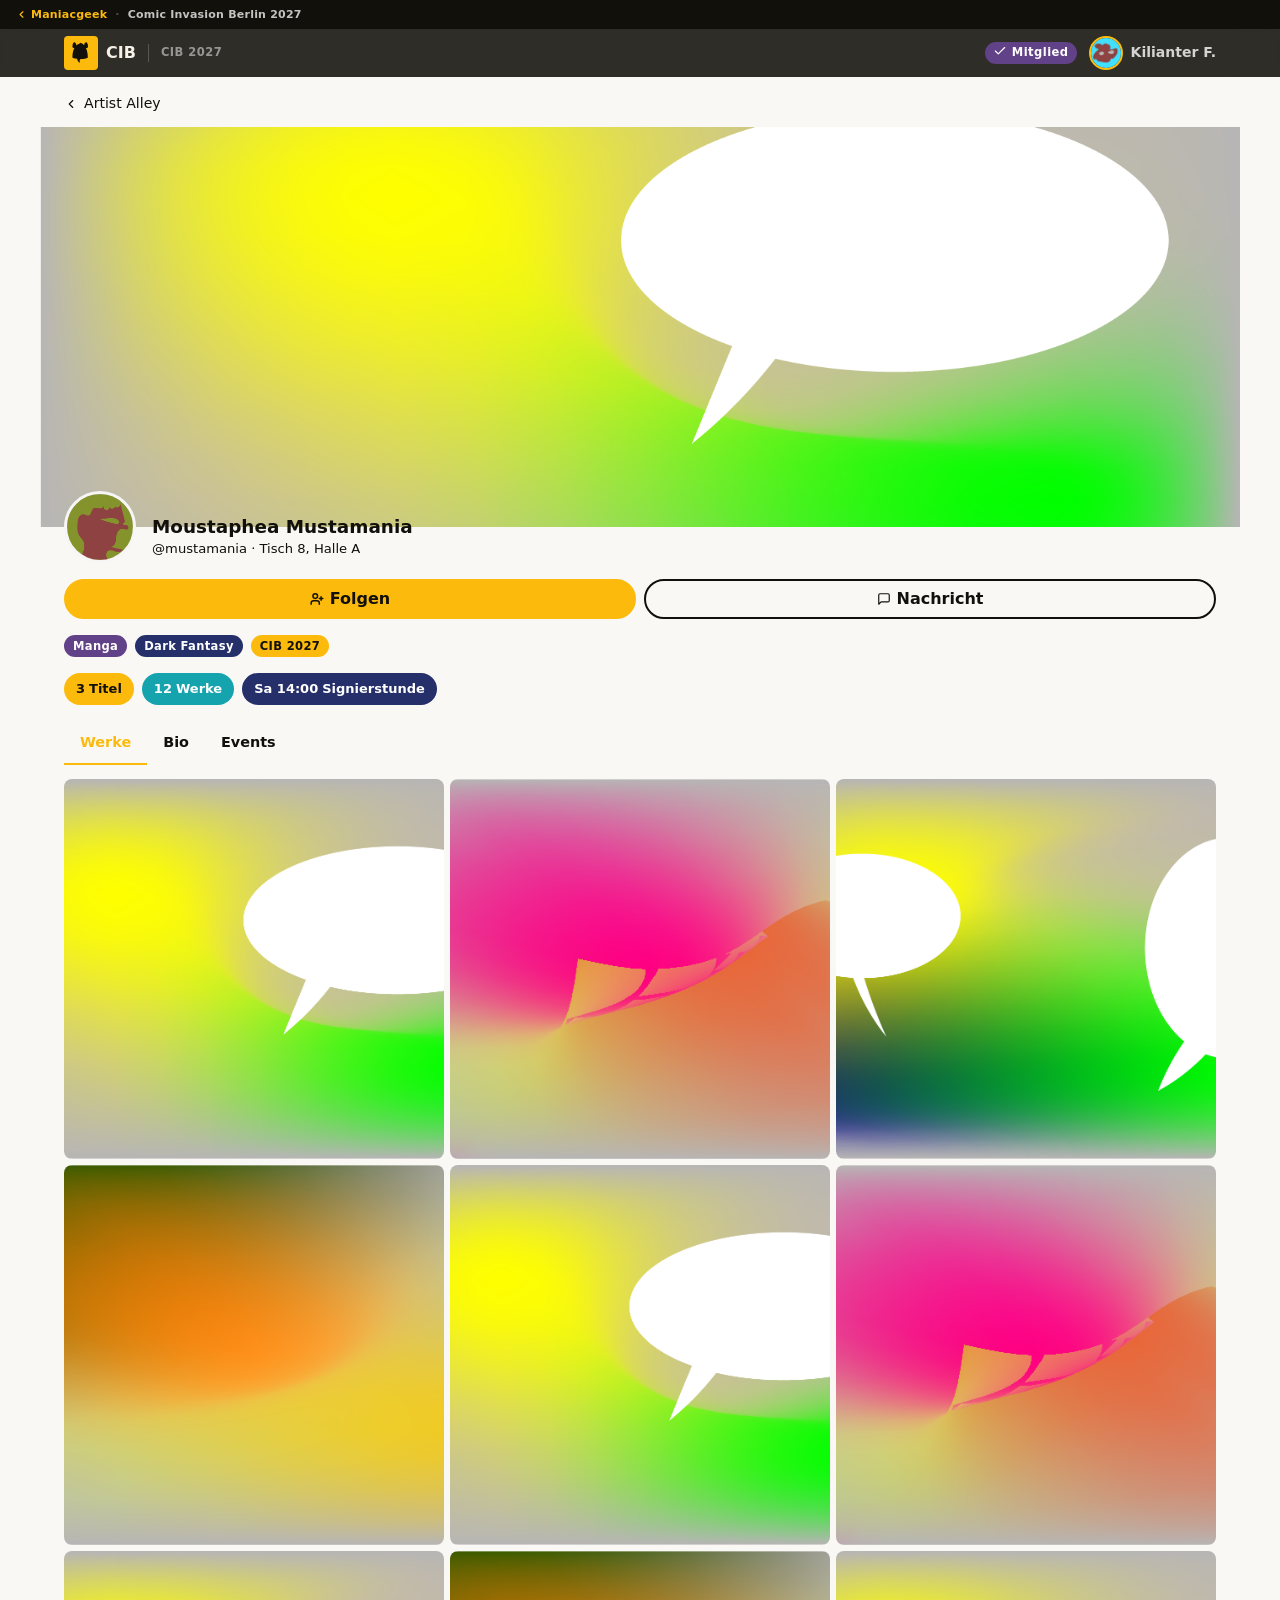
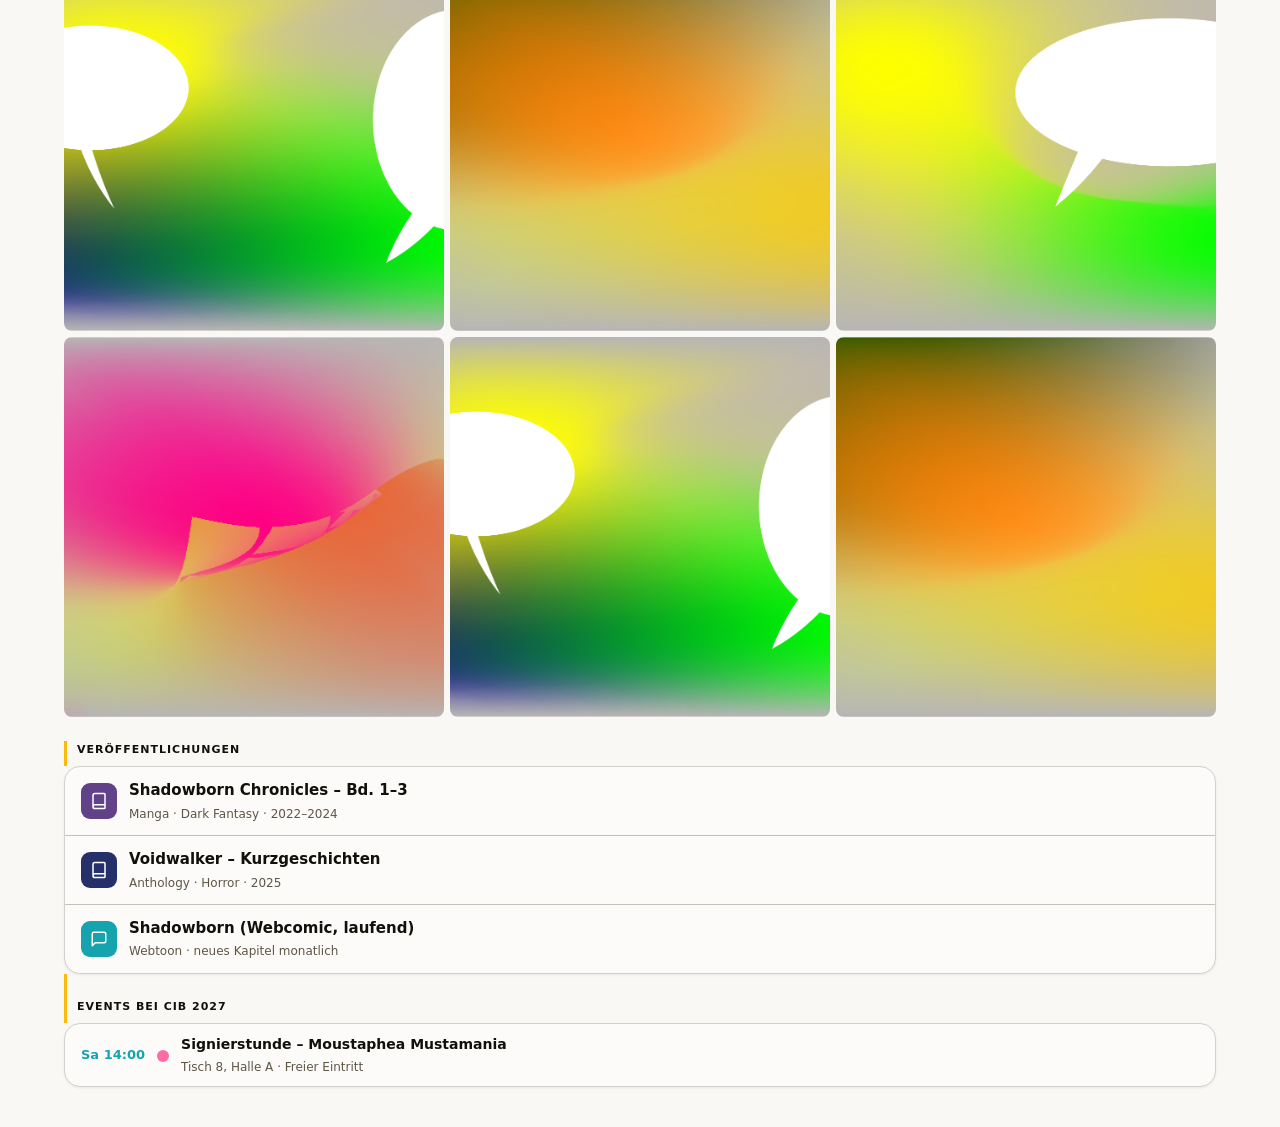
<file: prototype/artist-portfolio.html>
<!DOCTYPE html>
<html lang="de">
<head>
  <meta charset="utf-8">
  <meta name="viewport" content="width=device-width, initial-scale=1">
  <title>Moustaphea Mustamania – Artist Alley – CIB</title>
  <link rel="stylesheet" href="kern-aaly.css">
  <style>
    .ap-cover { width:100%; aspect-ratio:3/1; object-fit:cover; border-radius:var(--r-card); display:block; margin-bottom:calc(var(--s5)*-1.5); }
    .ap-avatar-wrap { display:flex; align-items:flex-end; gap:var(--s4); padding:0 var(--s5) var(--s4); position:relative; }
    .ap-avatar { width:72px; height:72px; border-radius:50%; border:3px solid var(--color-bg); object-fit:cover; flex-shrink:0; }
    .ap-meta { flex:1; min-width:0; padding-bottom:4px; }
    .ap-name { font-size:1.15rem; font-weight:800; color:var(--color-text); line-height:1.2; }
    .ap-handle { font-size:0.82rem; color:var(--color-secondary); }
    .ap-tabs { display:flex; border-bottom:2px solid var(--color-divider); margin:0 0 var(--s4); }
    .ap-tab { padding:10px var(--s4); font-size:0.9rem; font-weight:600; color:var(--color-secondary); cursor:pointer; border-bottom:2px solid transparent; margin-bottom:-2px; text-decoration:none; }
    .ap-tab.active { color:var(--cib-yellow); border-bottom-color:var(--cib-yellow); }
    .ap-grid { display:grid; grid-template-columns:repeat(3,1fr); gap:6px; margin-bottom:var(--s5); }
    .ap-grid-item { aspect-ratio:1; border-radius:8px; overflow:hidden; }
    .ap-grid-item img { width:100%; height:100%; object-fit:cover; display:block; }
  </style>
</head>
<body>

<a href="#main-content" class="skip-link">Zum Hauptinhalt springen</a>

<!-- ── Platform Bar (Maniacgeek-Kontext) ── -->
<div class="kern-platform-bar">
  <a href="#" class="kern-platform-bar__link" onclick="return false;">
    <svg viewBox="0 0 24 24" width="11" height="11" fill="none" stroke="currentColor" stroke-width="2.5" stroke-linecap="round" stroke-linejoin="round"><path d="m15 18-6-6 6-6"/></svg>
    Maniacgeek
  </a>
  <span class="kern-platform-bar__sep">·</span>
  <span class="kern-platform-bar__space">Comic Invasion Berlin 2027</span>
</div>
<header class="kern-kopfzeile" role="banner">
  <div class="kern-kopfzeile__inner">
    <button class="kern-kopfzeile__logo-btn" onclick="openDrawer()" aria-label="Menü öffnen">
      <div class="kern-kopfzeile__logo-mark">
        <svg viewBox="87 177 62 72" width="22" height="22" fill="currentColor" aria-hidden="true">
          <path fill-rule="evenodd" d="M134.4,197.1c3.4,7.1,5.9,17.1,5.9,31.1,0,.1,0,.2-.2.3-7.9,4.1-20.8,4.4-24.8,4.6,0,0-.2,0-.2.1-.3.5-1.4,2.7-1.4,5.6,0,2.3.7,4.6,1.1,5.8,0,.3-.2.5-.4.4-4.4-2.5-8.3-6.7-9.1-12.6,0-.1-.1-.2-.3-.3-4.6-.4-9.3-1.2-13.4-3-1.1-.5-1.8-1.7-1.8-2.9.3-13.7,3-23.1,6.6-29.7,0,0,0,0-.1,0-3.5,0-6.4-.4-6.3-5.6,0-6.4,2.9-13.3,6.4-13.3,3.3,0,5.9,4.3,6.3,10,0,.3.3.4.5.2,5.1-4.6,10.1-5.7,11.7-5.9.2,0,.3-.2.3-.3v-2c0-.2.2-.3.4-.3,1.5.3,6.9,2,12.2,7.9.2.2.5.1.5-.2.5-5.3,3.2-9.2,6.3-9.2,3.5,0,6.3,6.9,6.3,13.3s-4.5,5.6-6,5.6c-.2,0-.4.2-.3.4"/>
        </svg>
      </div>
      CIB
      <span class="kern-kopfzeile__space-name">CIB 2027</span>
    </button>
    
    <div class="kern-kopfzeile__actions">
      <span class="kern-member-chip"><svg class="lucide" aria-hidden="true" viewBox="0 0 24 24" width="14" height="14" fill="none" stroke="currentColor" stroke-width="2" stroke-linecap="round" stroke-linejoin="round"><path d="M20 6 9 17l-5-5"/></svg> Mitglied</span>
      <div class="kern-kopfzeile__user">
        <div class="kern-kopfzeile__avatar"><img src="../FakeImages/Avatar copy 4.png" alt="Kilianter Ferrangusson"></div>
        <span>Kilianter F.</span>
      </div>
    </div>
  </div>
</header>

<main id="main-content">

  <!-- ── Zurück-Navigation ── -->
  <div class="kern-container" style="padding-top:var(--s4); padding-bottom:0;">
    <a href="artists.html" style="display:inline-flex; align-items:center; gap:6px; font-size:0.88rem; color:var(--color-secondary); text-decoration:none; margin-bottom:var(--s3);">
      <svg class="lucide" viewBox="0 0 24 24" width="14" height="14" fill="none" stroke="currentColor" stroke-width="2" stroke-linecap="round" stroke-linejoin="round"><path d="m15 18-6-6 6-6"/></svg>
      Artist Alley
    </a>
  </div>

  <!-- ── Cover-Bild & Avatar ── -->
  <div class="kern-container" style="padding:0;">
    <img src="../FakeImages/ArtWork copy 4.png" alt="" class="ap-cover" style="border-radius:0;">
  </div>
  <div class="kern-container ap-avatar-wrap">
    <img src="../FakeImages/Avatar copy 5.png" alt="Moustaphea Mustamania" class="ap-avatar">
    <div class="ap-meta">
      <div class="ap-name">Moustaphea Mustamania</div>
      <div class="ap-handle">@mustamania · Tisch 8, Halle A</div>
    </div>
  </div>

  <div class="kern-container" style="padding-top:0; padding-bottom:var(--s6);">

    <!-- ── Folgen / Nachricht (Painted Doors) ── -->
    <div class="kern-follow-bar" style="margin-bottom:var(--s4);">
      <a href="#" class="kern-btn kern-btn--primary" onclick="return false;" style="flex:1; justify-content:center; display:flex; align-items:center; gap:6px;">
        <svg viewBox="0 0 24 24" width="14" height="14" fill="none" stroke="currentColor" stroke-width="2.5" stroke-linecap="round" stroke-linejoin="round"><path d="M16 21v-2a4 4 0 0 0-4-4H6a4 4 0 0 0-4 4v2"/><circle cx="9" cy="7" r="4"/><line x1="19" x2="19" y1="8" y2="14"/><line x1="22" x2="16" y1="11" y2="11"/></svg>
        Folgen
      </a>
      <a href="#" class="kern-btn kern-btn--secondary" onclick="return false;" style="flex:1; justify-content:center; display:flex; align-items:center; gap:6px;">
        <svg viewBox="0 0 24 24" width="14" height="14" fill="none" stroke="currentColor" stroke-width="2" stroke-linecap="round" stroke-linejoin="round"><path d="M21 15a2 2 0 0 1-2 2H7l-4 4V5a2 2 0 0 1 2-2h14a2 2 0 0 1 2 2z"/></svg>
        Nachricht
      </a>
    </div>

    <!-- ── Genre-Badges ── -->
    <div style="display:flex; flex-wrap:wrap; gap:var(--s2); margin-bottom:var(--s4);">
      <span class="kern-badge kern-badge--purple">Manga</span>
      <span class="kern-badge kern-badge--navy">Dark Fantasy</span>
      <span class="kern-badge kern-badge--brand">CIB 2027</span>
    </div>

    <!-- ── Kennzahlen-Pills (Titel, Werke, Signierstunde) ── -->
    <div class="kern-stat-pills" style="margin-bottom:var(--s4);">
      <div class="kern-stat-pill"><span>3</span>Titel</div>
      <div class="kern-stat-pill"><span>12</span>Werke</div>
      <div class="kern-stat-pill"><span>Sa 14:00</span>Signierstunde</div>
    </div>

    <!-- ── Tab-Navigation (Werke / Bio / Events) ── -->
    <div class="ap-tabs">
      <a href="#werke" class="ap-tab active">Werke</a>
      <a href="#bio" class="ap-tab">Bio</a>
      <a href="#events" class="ap-tab">Events</a>
    </div>

    <!-- ── Werke-Raster (3-spaltig) ── -->
    <div class="ap-grid" id="werke">
      <div class="ap-grid-item"><img src="../FakeImages/ArtWork copy 4.png" alt="Werk 1"></div>
      <div class="ap-grid-item"><img src="../FakeImages/ArtWork copy 5.png" alt="Werk 2"></div>
      <div class="ap-grid-item"><img src="../FakeImages/ArtWork copy 6.png" alt="Werk 3"></div>
      <div class="ap-grid-item"><img src="../FakeImages/ArtWork copy 7.png" alt="Werk 4"></div>
      <div class="ap-grid-item"><img src="../FakeImages/ArtWork copy 8.png" alt="Werk 5"></div>
      <div class="ap-grid-item"><img src="../FakeImages/ArtWork copy 9.png" alt="Werk 6"></div>
      <div class="ap-grid-item"><img src="../FakeImages/ArtWork copy 10.png" alt="Werk 7"></div>
      <div class="ap-grid-item"><img src="../FakeImages/ArtWork copy 11.png" alt="Werk 8"></div>
      <div class="ap-grid-item"><img src="../FakeImages/ArtWork copy 12.png" alt="Werk 9"></div>
      <div class="ap-grid-item"><img src="../FakeImages/ArtWork copy.png" alt="Werk 10"></div>
      <div class="ap-grid-item"><img src="../FakeImages/ArtWork copy 2.png" alt="Werk 11"></div>
      <div class="ap-grid-item"><img src="../FakeImages/ArtWork copy 3.png" alt="Werk 12"></div>
    </div>

    <!-- ── Veröffentlichungen (Titel-Liste) ── -->
    <div class="kern-section-label" style="padding-top:0;">Veröffentlichungen</div>
    <div class="kern-cell-group">
      <div class="kern-cell">
        <div class="kern-cell__icon kern-cell__icon--purple" style="font-size:1.2rem; display:flex; align-items:center; justify-content:center;">
          <svg class="lucide" viewBox="0 0 24 24" width="18" height="18" fill="none" stroke="currentColor" stroke-width="2" stroke-linecap="round" stroke-linejoin="round"><path d="M4 19.5v-15A2.5 2.5 0 0 1 6.5 2H19a1 1 0 0 1 1 1v18a1 1 0 0 1-1 1H6.5a1 1 0 0 1 0-5H20"/></svg>
        </div>
        <div class="kern-cell__content">
          <div class="kern-cell__title">Shadowborn Chronicles – Bd. 1–3</div>
          <div class="kern-cell__sub">Manga · Dark Fantasy · 2022–2024</div>
        </div>
      </div>
      <div class="kern-cell">
        <div class="kern-cell__icon kern-cell__icon--navy" style="display:flex; align-items:center; justify-content:center;">
          <svg class="lucide" viewBox="0 0 24 24" width="18" height="18" fill="none" stroke="currentColor" stroke-width="2" stroke-linecap="round" stroke-linejoin="round"><path d="M4 19.5v-15A2.5 2.5 0 0 1 6.5 2H19a1 1 0 0 1 1 1v18a1 1 0 0 1-1 1H6.5a1 1 0 0 1 0-5H20"/></svg>
        </div>
        <div class="kern-cell__content">
          <div class="kern-cell__title">Voidwalker – Kurzgeschichten</div>
          <div class="kern-cell__sub">Anthology · Horror · 2025</div>
        </div>
      </div>
      <div class="kern-cell">
        <div class="kern-cell__icon kern-cell__icon--teal" style="display:flex; align-items:center; justify-content:center;">
          <svg class="lucide" viewBox="0 0 24 24" width="18" height="18" fill="none" stroke="currentColor" stroke-width="2" stroke-linecap="round" stroke-linejoin="round"><path d="M21 15a2 2 0 0 1-2 2H7l-4 4V5a2 2 0 0 1 2-2h14a2 2 0 0 1 2 2z"/></svg>
        </div>
        <div class="kern-cell__content">
          <div class="kern-cell__title">Shadowborn (Webcomic, laufend)</div>
          <div class="kern-cell__sub">Webtoon · neues Kapitel monatlich</div>
        </div>
      </div>
    </div>

    <!-- ── Events bei CIB 2027 ── -->
    <div class="kern-section-label">Events bei CIB 2027</div>
    <div class="kern-cell-group">
      <a href="events.html" class="kern-event-cell">
        <span class="kern-event-cell__time">Sa 14:00</span>
        <span class="kern-event-cell__dot" style="background:var(--cib-pink);"></span>
        <div class="kern-event-cell__body">
          <span class="kern-event-cell__title">Signierstunde – Moustaphea Mustamania</span>
          <span class="kern-event-cell__meta">Tisch 8, Halle A · Freier Eintritt</span>
        </div>
      </a>
    </div>

  </div>
</main>


<nav class="kern-bottom-nav" aria-label="Hauptnavigation">
  <a href="index.html" class="kern-bottom-nav__item">
    <svg viewBox="0 0 24 24" width="22" height="22" fill="none" stroke="currentColor" stroke-width="2" stroke-linecap="round" stroke-linejoin="round"><path d="m3 9 9-7 9 7v11a2 2 0 0 1-2 2H5a2 2 0 0 1-2-2z"/><polyline points="9 22 9 12 15 12 15 22"/></svg>
    Home
  </a>
  <a href="artists.html" class="kern-bottom-nav__item">
    <svg viewBox="0 0 24 24" width="22" height="22" fill="none" stroke="currentColor" stroke-width="2" stroke-linecap="round" stroke-linejoin="round"><path d="M17 21v-2a4 4 0 0 0-4-4H5a4 4 0 0 0-4 4v2"/><circle cx="9" cy="7" r="4"/><path d="M23 21v-2a4 4 0 0 0-3-3.87"/><path d="M16 3.13a4 4 0 0 1 0 7.75"/></svg>
    Artists
  </a>
  <a href="events.html" class="kern-bottom-nav__item">
    <svg viewBox="0 0 24 24" width="22" height="22" fill="none" stroke="currentColor" stroke-width="2" stroke-linecap="round" stroke-linejoin="round"><path d="M8 2v4"/><path d="M16 2v4"/><rect width="18" height="18" x="3" y="4" rx="2"/><path d="M3 10h18"/></svg>
    Events
  </a>
  <a href="chat.html" class="kern-bottom-nav__item">
    <svg viewBox="0 0 24 24" width="22" height="22" fill="none" stroke="currentColor" stroke-width="2" stroke-linecap="round" stroke-linejoin="round"><path d="M21 15a2 2 0 0 1-2 2H7l-4 4V5a2 2 0 0 1 2-2h14a2 2 0 0 1 2 2z"/></svg>
    Chat
  </a>
  <a href="artist-portfolio.html" class="kern-bottom-nav__item active">
    <svg viewBox="0 0 24 24" width="22" height="22" fill="none" stroke="currentColor" stroke-width="2" stroke-linecap="round" stroke-linejoin="round"><path d="M19 21v-2a4 4 0 0 0-4-4H9a4 4 0 0 0-4 4v2"/><circle cx="12" cy="7" r="4"/></svg>
    Profil
  </a>
</nav>


<!-- ── App Drawer (Slide-in Menü) ── -->
<div class="kern-drawer-overlay" id="drawerOverlay" onclick="closeDrawer()"></div>
<div class="kern-drawer" id="appDrawer" aria-hidden="true">
  <div class="kern-drawer__head">
    <div class="kern-drawer__logo-mark">
      <svg viewBox="87 177 62 72" width="22" height="22" fill="currentColor"><path fill-rule="evenodd" d="M134.4,197.1c3.4,7.1,5.9,17.1,5.9,31.1,0,.1,0,.2-.2.3-7.9,4.1-20.8,4.4-24.8,4.6,0,0-.2,0-.2.1-.3.5-1.4,2.7-1.4,5.6,0,2.3.7,4.6,1.1,5.8,0,.3-.2.5-.4.4-4.4-2.5-8.3-6.7-9.1-12.6,0-.1-.1-.2-.3-.3-4.6-.4-9.3-1.2-13.4-3-1.1-.5-1.8-1.7-1.8-2.9.3-13.7,3-23.1,6.6-29.7,0,0,0,0-.1,0-3.5,0-6.4-.4-6.3-5.6,0-6.4,2.9-13.3,6.4-13.3,3.3,0,5.9,4.3,6.3,10,0,.3.3.4.5.2,5.1-4.6,10.1-5.7,11.7-5.9.2,0,.3-.2.3-.3v-2c0-.2.2-.3.4-.3,1.5.3,6.9,2,12.2,7.9.2.2.5.1.5-.2.5-5.3,3.2-9.2,6.3-9.2,3.5,0,6.3,6.9,6.3,13.3s-4.5,5.6-6,5.6c-.2,0-.4.2-.3.4"/></svg>
    </div>
    <div>
      <div class="kern-drawer__title">CIB</div>
      <div class="kern-drawer__subtitle">Comic Invasion Berlin 2027</div>
    </div>
    <button class="kern-drawer__close" onclick="closeDrawer()" aria-label="Schließen">
      <svg viewBox="0 0 24 24" width="18" height="18" fill="none" stroke="currentColor" stroke-width="2" stroke-linecap="round" stroke-linejoin="round"><line x1="18" y1="6" x2="6" y2="18"/><line x1="6" y1="6" x2="18" y2="18"/></svg>
    </button>
  </div>

  <div class="kern-drawer__section">
    <div class="kern-drawer__section-label">Navigation</div>
    <a href="index.html" class="kern-drawer__item">
      <svg viewBox="0 0 24 24" width="18" height="18" fill="none" stroke="currentColor" stroke-width="2" stroke-linecap="round" stroke-linejoin="round"><path d="m3 9 9-7 9 7v11a2 2 0 0 1-2 2H5a2 2 0 0 1-2-2z"/><polyline points="9 22 9 12 15 12 15 22"/></svg>
      Übersicht
    </a>
    <a href="artists.html" class="kern-drawer__item">
      <svg viewBox="0 0 24 24" width="18" height="18" fill="none" stroke="currentColor" stroke-width="2" stroke-linecap="round" stroke-linejoin="round"><path d="M17 21v-2a4 4 0 0 0-4-4H5a4 4 0 0 0-4 4v2"/><circle cx="9" cy="7" r="4"/><path d="M23 21v-2a4 4 0 0 0-3-3.87"/><path d="M16 3.13a4 4 0 0 1 0 7.75"/></svg>
      Artist Alley
    </a>
    <a href="events.html" class="kern-drawer__item">
      <svg viewBox="0 0 24 24" width="18" height="18" fill="none" stroke="currentColor" stroke-width="2" stroke-linecap="round" stroke-linejoin="round"><path d="M8 2v4"/><path d="M16 2v4"/><rect width="18" height="18" x="3" y="4" rx="2"/><path d="M3 10h18"/></svg>
      Events
    </a>
    <a href="chat.html" class="kern-drawer__item">
      <svg viewBox="0 0 24 24" width="18" height="18" fill="none" stroke="currentColor" stroke-width="2" stroke-linecap="round" stroke-linejoin="round"><path d="M21 15a2 2 0 0 1-2 2H7l-4 4V5a2 2 0 0 1 2-2h14a2 2 0 0 1 2 2z"/></svg>
      Chat & Community
    </a>
  </div>

  <div class="kern-drawer__divider"></div>

  <div class="kern-drawer__section">
    <div class="kern-drawer__section-label">Mein Bereich</div>
    <a href="#" class="kern-drawer__item" onclick="return false;">
      <svg viewBox="0 0 24 24" width="18" height="18" fill="none" stroke="currentColor" stroke-width="2" stroke-linecap="round" stroke-linejoin="round"><rect width="8" height="4" x="8" y="2" rx="1" ry="1"/><path d="M16 4h2a2 2 0 0 1 2 2v14a2 2 0 0 1-2 2H6a2 2 0 0 1-2-2V6a2 2 0 0 1 2-2h2"/></svg>
      Meine Anmeldung
    </a>
    <a href="artist-portfolio.html" class="kern-drawer__item">
      <svg viewBox="0 0 24 24" width="18" height="18" fill="none" stroke="currentColor" stroke-width="2" stroke-linecap="round" stroke-linejoin="round"><path d="M19 21v-2a4 4 0 0 0-4-4H9a4 4 0 0 0-4 4v2"/><circle cx="12" cy="7" r="4"/></svg>
      Mein Profil
    </a>
  </div>

  <div class="kern-drawer__divider"></div>

  <div class="kern-drawer__section">
    <div class="kern-drawer__section-label">Maniacgeek</div>
    <a href="#" class="kern-drawer__item" onclick="return false;">
      <svg viewBox="0 0 24 24" width="18" height="18" fill="none" stroke="currentColor" stroke-width="2" stroke-linecap="round" stroke-linejoin="round"><path d="m15 18-6-6 6-6"/></svg>
      Zurück zu Maniacgeek
    </a>
  </div>

  <div class="kern-drawer__user">
    <img src="../FakeImages/Avatar copy 4.png" alt="Kilianter Ferrangusson" class="kern-drawer__avatar">
    <div>
      <div class="kern-drawer__user-name">Kilianter Ferrangusson</div>
      <div class="kern-drawer__user-role">Artist · Mitglied</div>
    </div>
  </div>
</div>

<script>
function openDrawer() {
  document.getElementById('appDrawer').classList.add('open');
  document.getElementById('drawerOverlay').classList.add('open');
  document.getElementById('appDrawer').removeAttribute('aria-hidden');
}
function closeDrawer() {
  document.getElementById('appDrawer').classList.remove('open');
  document.getElementById('drawerOverlay').classList.remove('open');
  document.getElementById('appDrawer').setAttribute('aria-hidden','true');
}
document.addEventListener('keydown', e => { if(e.key==='Escape') closeDrawer(); });
</script>

</body>
</html>
</file>
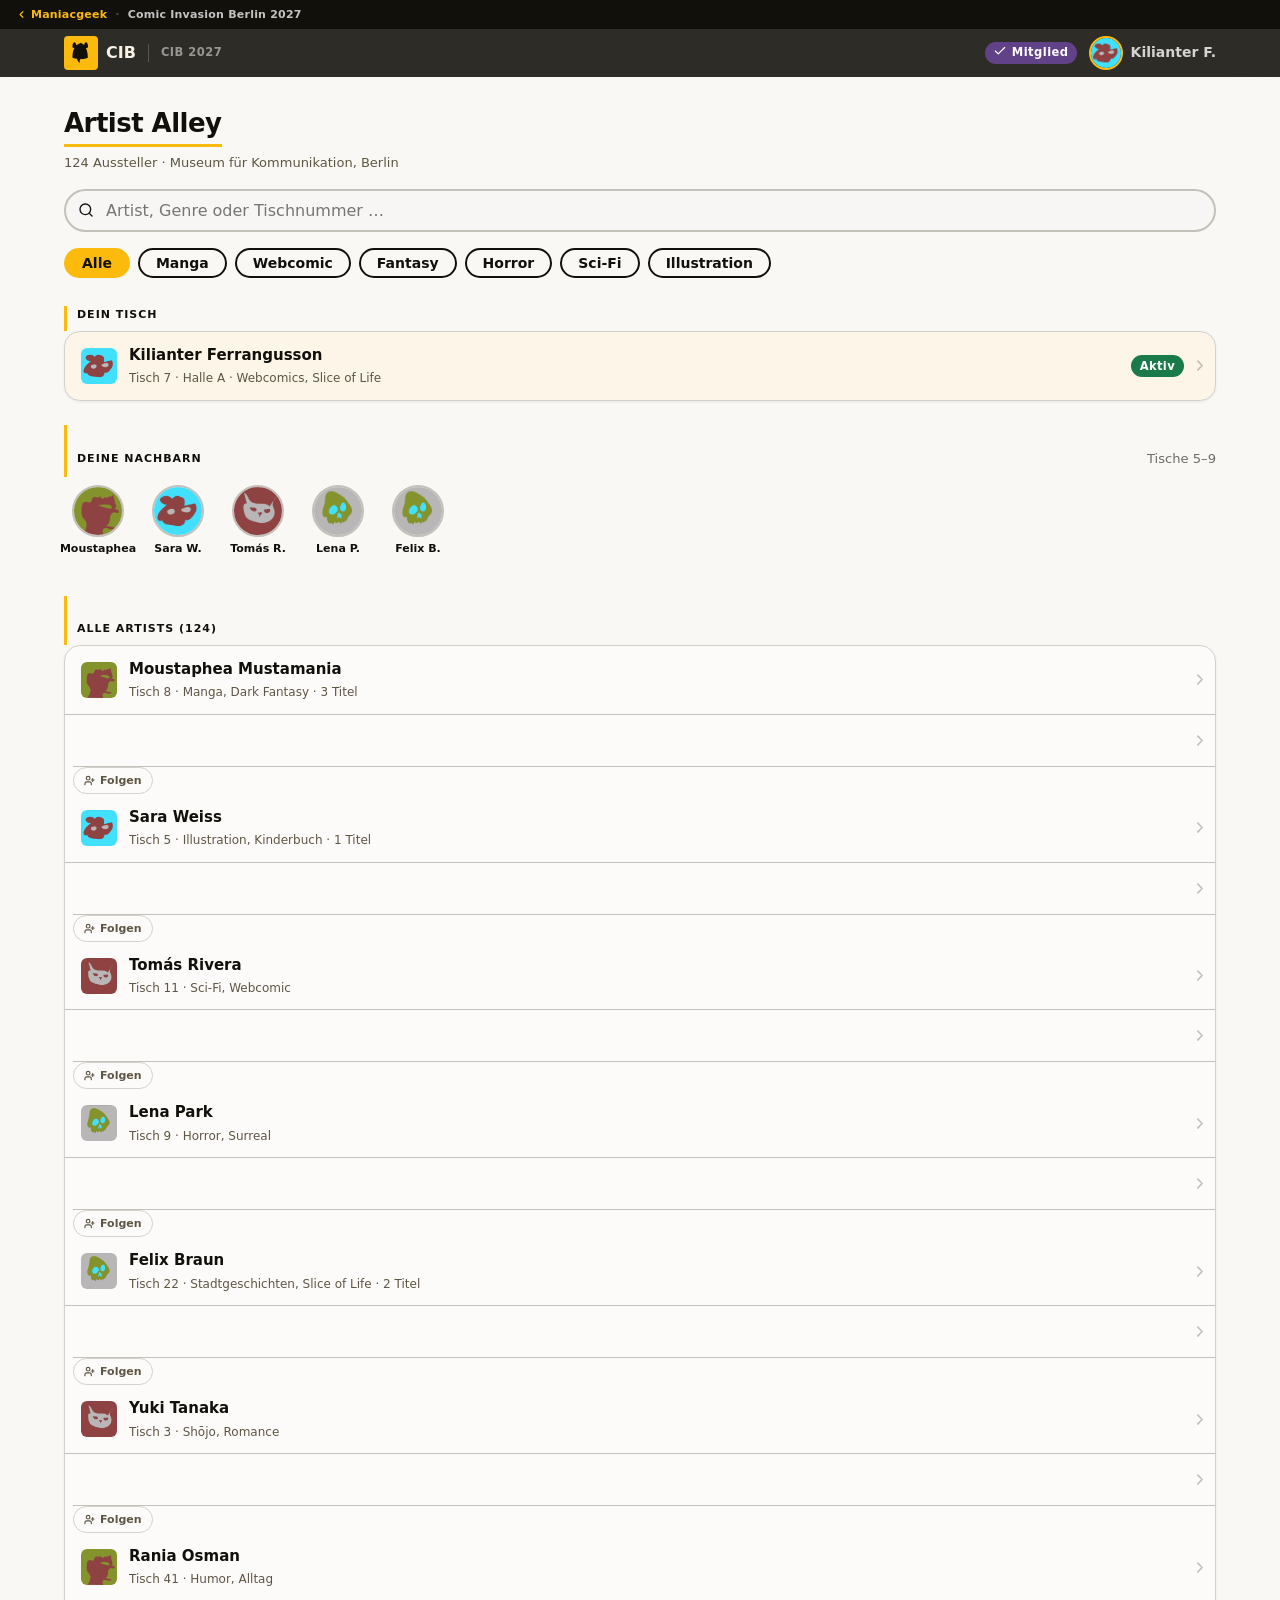
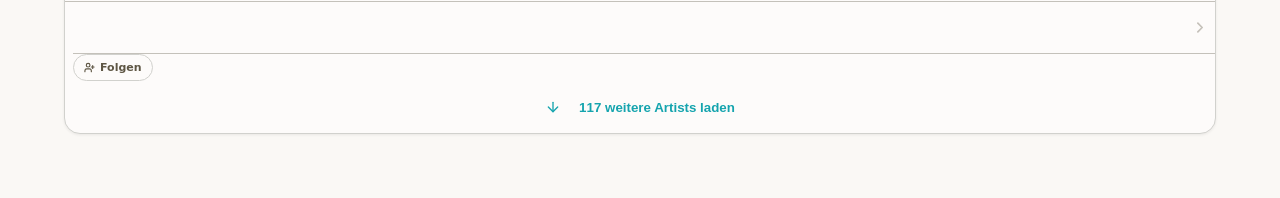
<file: prototype/artists.html>
<!DOCTYPE html>
<html lang="de">
<head>
  <meta charset="utf-8">
  <meta name="viewport" content="width=device-width, initial-scale=1">
  <title>Artist Alley – CIB 2027 – CIB</title>
  <link rel="stylesheet" href="kern-aaly.css">
</head>
<body>

<a href="#main-content" class="skip-link">Zum Hauptinhalt springen</a>

<!-- ── Platform Bar (Maniacgeek-Kontext) ── -->
<div class="kern-platform-bar">
  <a href="#" class="kern-platform-bar__link" onclick="return false;">
    <svg viewBox="0 0 24 24" width="11" height="11" fill="none" stroke="currentColor" stroke-width="2.5" stroke-linecap="round" stroke-linejoin="round"><path d="m15 18-6-6 6-6"/></svg>
    Maniacgeek
  </a>
  <span class="kern-platform-bar__sep">·</span>
  <span class="kern-platform-bar__space">Comic Invasion Berlin 2027</span>
</div>
<header class="kern-kopfzeile" role="banner">
  <div class="kern-kopfzeile__inner">
    <button class="kern-kopfzeile__logo-btn" onclick="openDrawer()" aria-label="Menü öffnen">
      <div class="kern-kopfzeile__logo-mark">
        <svg viewBox="87 177 62 72" width="22" height="22" fill="currentColor" aria-hidden="true">
          <path fill-rule="evenodd" d="M134.4,197.1c3.4,7.1,5.9,17.1,5.9,31.1,0,.1,0,.2-.2.3-7.9,4.1-20.8,4.4-24.8,4.6,0,0-.2,0-.2.1-.3.5-1.4,2.7-1.4,5.6,0,2.3.7,4.6,1.1,5.8,0,.3-.2.5-.4.4-4.4-2.5-8.3-6.7-9.1-12.6,0-.1-.1-.2-.3-.3-4.6-.4-9.3-1.2-13.4-3-1.1-.5-1.8-1.7-1.8-2.9.3-13.7,3-23.1,6.6-29.7,0,0,0,0-.1,0-3.5,0-6.4-.4-6.3-5.6,0-6.4,2.9-13.3,6.4-13.3,3.3,0,5.9,4.3,6.3,10,0,.3.3.4.5.2,5.1-4.6,10.1-5.7,11.7-5.9.2,0,.3-.2.3-.3v-2c0-.2.2-.3.4-.3,1.5.3,6.9,2,12.2,7.9.2.2.5.1.5-.2.5-5.3,3.2-9.2,6.3-9.2,3.5,0,6.3,6.9,6.3,13.3s-4.5,5.6-6,5.6c-.2,0-.4.2-.3.4"/>
        </svg>
      </div>
      CIB
      <span class="kern-kopfzeile__space-name">CIB 2027</span>
    </button>
    
    <div class="kern-kopfzeile__actions">
      <span class="kern-member-chip"><svg class="lucide" aria-hidden="true" viewBox="0 0 24 24" width="14" height="14" fill="none" stroke="currentColor" stroke-width="2" stroke-linecap="round" stroke-linejoin="round"><path d="M20 6 9 17l-5-5"/></svg> Mitglied</span>
      <div class="kern-kopfzeile__user">
        <div class="kern-kopfzeile__avatar"><img src="../FakeImages/Avatar copy 4.png" alt="Kilianter Ferrangusson"></div>
        <span>Kilianter F.</span>
      </div>
    </div>
  </div>
</header>

<main id="main-content">
<div class="kern-container" style="padding-top:var(--s4); padding-bottom:var(--s6);">

  <div class="kern-page-title">Artist Alley</div>
  <div class="kern-page-caption">124 Aussteller · Museum für Kommunikation, Berlin</div>

  <!-- ── Suchfeld ── -->
  <div style="position:relative; margin-bottom:var(--s4);">
    <svg class="lucide" style="position:absolute; left:14px; top:50%; transform:translateY(-50%); color:var(--color-secondary); pointer-events:none;" viewBox="0 0 24 24" width="16" height="16" fill="none" stroke="currentColor" stroke-width="2" stroke-linecap="round" stroke-linejoin="round"><circle cx="11" cy="11" r="8"/><path d="m21 21-4.3-4.3"/></svg>
    <input type="search" class="kern-input" placeholder="Artist, Genre oder Tischnummer …" style="padding-left:40px; border-radius:var(--r-pill);" aria-label="Artists durchsuchen">
  </div>

  <!-- ── Genre-Filter Pills ── -->
  <div style="display:flex; gap:var(--s2); overflow-x:auto; padding-bottom:var(--s3); margin:0 calc(-1*var(--s5)); padding-left:var(--s5); padding-right:var(--s5); scrollbar-width:none; margin-bottom:var(--s4);">
    <button class="kern-btn kern-btn--primary kern-btn--sm" style="flex-shrink:0;">Alle</button>
    <button class="kern-btn kern-btn--secondary kern-btn--sm" style="flex-shrink:0;">Manga</button>
    <button class="kern-btn kern-btn--secondary kern-btn--sm" style="flex-shrink:0;">Webcomic</button>
    <button class="kern-btn kern-btn--secondary kern-btn--sm" style="flex-shrink:0;">Fantasy</button>
    <button class="kern-btn kern-btn--secondary kern-btn--sm" style="flex-shrink:0;">Horror</button>
    <button class="kern-btn kern-btn--secondary kern-btn--sm" style="flex-shrink:0;">Sci-Fi</button>
    <button class="kern-btn kern-btn--secondary kern-btn--sm" style="flex-shrink:0;">Illustration</button>
  </div>

  <!-- ── Dein Tisch (eigenes Profil hervorgehoben) ── -->
  <div class="kern-section-label" style="padding-top:0;">Dein Tisch</div>
  <div class="kern-cell-group" style="margin-bottom:var(--s5);">
    <a href="artist-portfolio.html" class="kern-cell kern-cell--chevron" style="background:rgba(252,187,12,.07);">
      <div class="kern-cell__icon kern-cell__icon--yellow">
        <img src="../FakeImages/Avatar copy 4.png" alt="" style="width:100%; height:100%; object-fit:cover; border-radius:6px;">
      </div>
      <div class="kern-cell__content">
        <div class="kern-cell__title">Kilianter Ferrangusson</div>
        <div class="kern-cell__sub">Tisch 7 · Halle A · Webcomics, Slice of Life</div>
      </div>
      <div class="kern-cell__right"><span class="kern-badge kern-badge--success">Aktiv</span></div>
    </a>
  </div>

  <!-- ── Nachbar-Artists: Horizontal-Scroll Strip ── -->
  <div class="kern-section-label">Deine Nachbarn <span style="font-weight:400; text-transform:none; font-size:0.82rem; letter-spacing:0; opacity:.6;">Tische 5–9</span></div>
  <div class="kern-scroll-x" style="margin-bottom:var(--s5);">
    <a href="artist-portfolio.html" class="kern-avatar-chip">
      <div class="kern-avatar-chip__img"><img src="../FakeImages/Avatar copy 5.png" alt="Moustaphea Mustamania"></div>
      <span class="kern-avatar-chip__name">Moustaphea</span>
    </a>
    <a href="#" class="kern-avatar-chip">
      <div class="kern-avatar-chip__img"><img src="../FakeImages/Avatar copy 8.png" alt="Sara Weiss"></div>
      <span class="kern-avatar-chip__name">Sara W.</span>
    </a>
    <a href="#" class="kern-avatar-chip">
      <div class="kern-avatar-chip__img"><img src="../FakeImages/Avatar copy 6.png" alt="Tomás Rivera"></div>
      <span class="kern-avatar-chip__name">Tomás R.</span>
    </a>
    <a href="#" class="kern-avatar-chip">
      <div class="kern-avatar-chip__img"><img src="../FakeImages/Avatar copy 7.png" alt="Lena Park"></div>
      <span class="kern-avatar-chip__name">Lena P.</span>
    </a>
    <a href="#" class="kern-avatar-chip">
      <div class="kern-avatar-chip__img"><img src="../FakeImages/Avatar copy 3.png" alt="Felix Braun"></div>
      <span class="kern-avatar-chip__name">Felix B.</span>
    </a>
  </div>

  <!-- ── Alle Artists A–Z ── -->
  <div class="kern-section-label">Alle Artists (124)</div>
  <div class="kern-cell-group" style="margin-bottom:var(--s5);">
    <a href="artist-portfolio.html" class="kern-cell kern-cell--chevron">
      <div class="kern-cell__icon kern-cell__icon--purple">
        <img src="../FakeImages/Avatar copy 5.png" alt="" style="width:100%; height:100%; object-fit:cover; border-radius:6px;">
      </div>
      <div class="kern-cell__content">
        <div class="kern-cell__title">Moustaphea Mustamania</div>
        <div class="kern-cell__sub">Tisch 8 · Manga, Dark Fantasy · 3 Titel</div>
      </div>
      <div class="kern-cell__right">
        <a href="#" class="kern-share-pill" style="font-size:11px;padding:4px 10px;" onclick="event.stopPropagation();return false;">
          <svg viewBox="0 0 24 24" width="11" height="11" fill="none" stroke="currentColor" stroke-width="2.5" stroke-linecap="round" stroke-linejoin="round"><path d="M16 21v-2a4 4 0 0 0-4-4H6a4 4 0 0 0-4 4v2"/><circle cx="9" cy="7" r="4"/><line x1="19" x2="19" y1="8" y2="14"/><line x1="22" x2="16" y1="11" y2="11"/></svg>
          Folgen
        </a>
      </div>
    </a>
    <a href="#" class="kern-cell kern-cell--chevron">
      <div class="kern-cell__icon kern-cell__icon--teal">
        <img src="../FakeImages/Avatar copy 8.png" alt="" style="width:100%; height:100%; object-fit:cover; border-radius:6px;">
      </div>
      <div class="kern-cell__content">
        <div class="kern-cell__title">Sara Weiss</div>
        <div class="kern-cell__sub">Tisch 5 · Illustration, Kinderbuch · 1 Titel</div>
      </div>
      <div class="kern-cell__right">
        <a href="#" class="kern-share-pill" style="font-size:11px;padding:4px 10px;" onclick="event.stopPropagation();return false;">
          <svg viewBox="0 0 24 24" width="11" height="11" fill="none" stroke="currentColor" stroke-width="2.5" stroke-linecap="round" stroke-linejoin="round"><path d="M16 21v-2a4 4 0 0 0-4-4H6a4 4 0 0 0-4 4v2"/><circle cx="9" cy="7" r="4"/><line x1="19" x2="19" y1="8" y2="14"/><line x1="22" x2="16" y1="11" y2="11"/></svg>
          Folgen
        </a>
      </div>
    </a>
    <a href="#" class="kern-cell kern-cell--chevron">
      <div class="kern-cell__icon kern-cell__icon--navy">
        <img src="../FakeImages/Avatar copy 6.png" alt="" style="width:100%; height:100%; object-fit:cover; border-radius:6px;">
      </div>
      <div class="kern-cell__content">
        <div class="kern-cell__title">Tomás Rivera</div>
        <div class="kern-cell__sub">Tisch 11 · Sci-Fi, Webcomic</div>
      </div>
      <div class="kern-cell__right">
        <a href="#" class="kern-share-pill" style="font-size:11px;padding:4px 10px;" onclick="event.stopPropagation();return false;">
          <svg viewBox="0 0 24 24" width="11" height="11" fill="none" stroke="currentColor" stroke-width="2.5" stroke-linecap="round" stroke-linejoin="round"><path d="M16 21v-2a4 4 0 0 0-4-4H6a4 4 0 0 0-4 4v2"/><circle cx="9" cy="7" r="4"/><line x1="19" x2="19" y1="8" y2="14"/><line x1="22" x2="16" y1="11" y2="11"/></svg>
          Folgen
        </a>
      </div>
    </a>
    <a href="#" class="kern-cell kern-cell--chevron">
      <div class="kern-cell__icon kern-cell__icon--ink">
        <img src="../FakeImages/Avatar copy 7.png" alt="" style="width:100%; height:100%; object-fit:cover; border-radius:6px;">
      </div>
      <div class="kern-cell__content">
        <div class="kern-cell__title">Lena Park</div>
        <div class="kern-cell__sub">Tisch 9 · Horror, Surreal</div>
      </div>
      <div class="kern-cell__right">
        <a href="#" class="kern-share-pill" style="font-size:11px;padding:4px 10px;" onclick="event.stopPropagation();return false;">
          <svg viewBox="0 0 24 24" width="11" height="11" fill="none" stroke="currentColor" stroke-width="2.5" stroke-linecap="round" stroke-linejoin="round"><path d="M16 21v-2a4 4 0 0 0-4-4H6a4 4 0 0 0-4 4v2"/><circle cx="9" cy="7" r="4"/><line x1="19" x2="19" y1="8" y2="14"/><line x1="22" x2="16" y1="11" y2="11"/></svg>
          Folgen
        </a>
      </div>
    </a>
    <a href="#" class="kern-cell kern-cell--chevron">
      <div class="kern-cell__icon kern-cell__icon--teal">
        <img src="../FakeImages/Avatar copy 3.png" alt="" style="width:100%; height:100%; object-fit:cover; border-radius:6px;">
      </div>
      <div class="kern-cell__content">
        <div class="kern-cell__title">Felix Braun</div>
        <div class="kern-cell__sub">Tisch 22 · Stadtgeschichten, Slice of Life · 2 Titel</div>
      </div>
      <div class="kern-cell__right">
        <a href="#" class="kern-share-pill" style="font-size:11px;padding:4px 10px;" onclick="event.stopPropagation();return false;">
          <svg viewBox="0 0 24 24" width="11" height="11" fill="none" stroke="currentColor" stroke-width="2.5" stroke-linecap="round" stroke-linejoin="round"><path d="M16 21v-2a4 4 0 0 0-4-4H6a4 4 0 0 0-4 4v2"/><circle cx="9" cy="7" r="4"/><line x1="19" x2="19" y1="8" y2="14"/><line x1="22" x2="16" y1="11" y2="11"/></svg>
          Folgen
        </a>
      </div>
    </a>
    <a href="#" class="kern-cell kern-cell--chevron">
      <div class="kern-cell__icon kern-cell__icon--purple">
        <img src="../FakeImages/Avatar copy 2.png" alt="" style="width:100%; height:100%; object-fit:cover; border-radius:6px;">
      </div>
      <div class="kern-cell__content">
        <div class="kern-cell__title">Yuki Tanaka</div>
        <div class="kern-cell__sub">Tisch 3 · Shōjo, Romance</div>
      </div>
      <div class="kern-cell__right">
        <a href="#" class="kern-share-pill" style="font-size:11px;padding:4px 10px;" onclick="event.stopPropagation();return false;">
          <svg viewBox="0 0 24 24" width="11" height="11" fill="none" stroke="currentColor" stroke-width="2.5" stroke-linecap="round" stroke-linejoin="round"><path d="M16 21v-2a4 4 0 0 0-4-4H6a4 4 0 0 0-4 4v2"/><circle cx="9" cy="7" r="4"/><line x1="19" x2="19" y1="8" y2="14"/><line x1="22" x2="16" y1="11" y2="11"/></svg>
          Folgen
        </a>
      </div>
    </a>
    <a href="#" class="kern-cell kern-cell--chevron">
      <div class="kern-cell__icon kern-cell__icon--yellow">
        <img src="../FakeImages/Avatar copy.png" alt="" style="width:100%; height:100%; object-fit:cover; border-radius:6px;">
      </div>
      <div class="kern-cell__content">
        <div class="kern-cell__title">Rania Osman</div>
        <div class="kern-cell__sub">Tisch 41 · Humor, Alltag</div>
      </div>
      <div class="kern-cell__right">
        <a href="#" class="kern-share-pill" style="font-size:11px;padding:4px 10px;" onclick="event.stopPropagation();return false;">
          <svg viewBox="0 0 24 24" width="11" height="11" fill="none" stroke="currentColor" stroke-width="2.5" stroke-linecap="round" stroke-linejoin="round"><path d="M16 21v-2a4 4 0 0 0-4-4H6a4 4 0 0 0-4 4v2"/><circle cx="9" cy="7" r="4"/><line x1="19" x2="19" y1="8" y2="14"/><line x1="22" x2="16" y1="11" y2="11"/></svg>
          Folgen
        </a>
      </div>
    </a>
    <!-- ── "Weitere laden" Platzhalter-Button ── -->
    <button class="kern-cell" style="justify-content:center; color:var(--cib-teal); font-weight:600; background:transparent; border:none; cursor:pointer; width:100%;">
      <svg class="lucide" viewBox="0 0 24 24" width="16" height="16" fill="none" stroke="currentColor" stroke-width="2" stroke-linecap="round" stroke-linejoin="round" style="margin-right:6px;"><path d="M12 5v14"/><path d="m19 12-7 7-7-7"/></svg>
      117 weitere Artists laden
    </button>
  </div>

</div>

<div class="kern-mascot-empty" id="artistsEmpty" style="display:none;">
  <img src="mascot/CIB24 Lavender Draw.svg" alt="" aria-hidden="true">
  <p class="kern-mascot-empty__label">Niemanden gefunden.<br>Andere Suche probieren?</p>
</div>
</main>


<nav class="kern-bottom-nav" aria-label="Hauptnavigation">
  <a href="index.html" class="kern-bottom-nav__item">
    <svg viewBox="0 0 24 24" width="22" height="22" fill="none" stroke="currentColor" stroke-width="2" stroke-linecap="round" stroke-linejoin="round"><path d="m3 9 9-7 9 7v11a2 2 0 0 1-2 2H5a2 2 0 0 1-2-2z"/><polyline points="9 22 9 12 15 12 15 22"/></svg>
    Home
  </a>
  <a href="artists.html" class="kern-bottom-nav__item active">
    <svg viewBox="0 0 24 24" width="22" height="22" fill="none" stroke="currentColor" stroke-width="2" stroke-linecap="round" stroke-linejoin="round"><path d="M17 21v-2a4 4 0 0 0-4-4H5a4 4 0 0 0-4 4v2"/><circle cx="9" cy="7" r="4"/><path d="M23 21v-2a4 4 0 0 0-3-3.87"/><path d="M16 3.13a4 4 0 0 1 0 7.75"/></svg>
    Artists
  </a>
  <a href="events.html" class="kern-bottom-nav__item">
    <svg viewBox="0 0 24 24" width="22" height="22" fill="none" stroke="currentColor" stroke-width="2" stroke-linecap="round" stroke-linejoin="round"><path d="M8 2v4"/><path d="M16 2v4"/><rect width="18" height="18" x="3" y="4" rx="2"/><path d="M3 10h18"/></svg>
    Events
  </a>
  <a href="chat.html" class="kern-bottom-nav__item">
    <svg viewBox="0 0 24 24" width="22" height="22" fill="none" stroke="currentColor" stroke-width="2" stroke-linecap="round" stroke-linejoin="round"><path d="M21 15a2 2 0 0 1-2 2H7l-4 4V5a2 2 0 0 1 2-2h14a2 2 0 0 1 2 2z"/></svg>
    Chat
  </a>
  <a href="artist-portfolio.html" class="kern-bottom-nav__item">
    <svg viewBox="0 0 24 24" width="22" height="22" fill="none" stroke="currentColor" stroke-width="2" stroke-linecap="round" stroke-linejoin="round"><path d="M19 21v-2a4 4 0 0 0-4-4H9a4 4 0 0 0-4 4v2"/><circle cx="12" cy="7" r="4"/></svg>
    Profil
  </a>
</nav>


<!-- ── App Drawer (Slide-in Menü) ── -->
<div class="kern-drawer-overlay" id="drawerOverlay" onclick="closeDrawer()"></div>
<div class="kern-drawer" id="appDrawer" aria-hidden="true">
  <div class="kern-drawer__head">
    <div class="kern-drawer__logo-mark">
      <svg viewBox="87 177 62 72" width="22" height="22" fill="currentColor"><path fill-rule="evenodd" d="M134.4,197.1c3.4,7.1,5.9,17.1,5.9,31.1,0,.1,0,.2-.2.3-7.9,4.1-20.8,4.4-24.8,4.6,0,0-.2,0-.2.1-.3.5-1.4,2.7-1.4,5.6,0,2.3.7,4.6,1.1,5.8,0,.3-.2.5-.4.4-4.4-2.5-8.3-6.7-9.1-12.6,0-.1-.1-.2-.3-.3-4.6-.4-9.3-1.2-13.4-3-1.1-.5-1.8-1.7-1.8-2.9.3-13.7,3-23.1,6.6-29.7,0,0,0,0-.1,0-3.5,0-6.4-.4-6.3-5.6,0-6.4,2.9-13.3,6.4-13.3,3.3,0,5.9,4.3,6.3,10,0,.3.3.4.5.2,5.1-4.6,10.1-5.7,11.7-5.9.2,0,.3-.2.3-.3v-2c0-.2.2-.3.4-.3,1.5.3,6.9,2,12.2,7.9.2.2.5.1.5-.2.5-5.3,3.2-9.2,6.3-9.2,3.5,0,6.3,6.9,6.3,13.3s-4.5,5.6-6,5.6c-.2,0-.4.2-.3.4"/></svg>
    </div>
    <div>
      <div class="kern-drawer__title">CIB</div>
      <div class="kern-drawer__subtitle">Comic Invasion Berlin 2027</div>
    </div>
    <button class="kern-drawer__close" onclick="closeDrawer()" aria-label="Schließen">
      <svg viewBox="0 0 24 24" width="18" height="18" fill="none" stroke="currentColor" stroke-width="2" stroke-linecap="round" stroke-linejoin="round"><line x1="18" y1="6" x2="6" y2="18"/><line x1="6" y1="6" x2="18" y2="18"/></svg>
    </button>
  </div>

  <div class="kern-drawer__section">
    <div class="kern-drawer__section-label">Navigation</div>
    <a href="index.html" class="kern-drawer__item">
      <svg viewBox="0 0 24 24" width="18" height="18" fill="none" stroke="currentColor" stroke-width="2" stroke-linecap="round" stroke-linejoin="round"><path d="m3 9 9-7 9 7v11a2 2 0 0 1-2 2H5a2 2 0 0 1-2-2z"/><polyline points="9 22 9 12 15 12 15 22"/></svg>
      Übersicht
    </a>
    <a href="artists.html" class="kern-drawer__item active">
      <svg viewBox="0 0 24 24" width="18" height="18" fill="none" stroke="currentColor" stroke-width="2" stroke-linecap="round" stroke-linejoin="round"><path d="M17 21v-2a4 4 0 0 0-4-4H5a4 4 0 0 0-4 4v2"/><circle cx="9" cy="7" r="4"/><path d="M23 21v-2a4 4 0 0 0-3-3.87"/><path d="M16 3.13a4 4 0 0 1 0 7.75"/></svg>
      Artist Alley
    </a>
    <a href="events.html" class="kern-drawer__item">
      <svg viewBox="0 0 24 24" width="18" height="18" fill="none" stroke="currentColor" stroke-width="2" stroke-linecap="round" stroke-linejoin="round"><path d="M8 2v4"/><path d="M16 2v4"/><rect width="18" height="18" x="3" y="4" rx="2"/><path d="M3 10h18"/></svg>
      Events
    </a>
    <a href="chat.html" class="kern-drawer__item">
      <svg viewBox="0 0 24 24" width="18" height="18" fill="none" stroke="currentColor" stroke-width="2" stroke-linecap="round" stroke-linejoin="round"><path d="M21 15a2 2 0 0 1-2 2H7l-4 4V5a2 2 0 0 1 2-2h14a2 2 0 0 1 2 2z"/></svg>
      Chat & Community
    </a>
  </div>

  <div class="kern-drawer__divider"></div>

  <div class="kern-drawer__section">
    <div class="kern-drawer__section-label">Mein Bereich</div>
    <a href="#" class="kern-drawer__item" onclick="return false;">
      <svg viewBox="0 0 24 24" width="18" height="18" fill="none" stroke="currentColor" stroke-width="2" stroke-linecap="round" stroke-linejoin="round"><rect width="8" height="4" x="8" y="2" rx="1" ry="1"/><path d="M16 4h2a2 2 0 0 1 2 2v14a2 2 0 0 1-2 2H6a2 2 0 0 1-2-2V6a2 2 0 0 1 2-2h2"/></svg>
      Meine Anmeldung
    </a>
    <a href="artist-portfolio.html" class="kern-drawer__item">
      <svg viewBox="0 0 24 24" width="18" height="18" fill="none" stroke="currentColor" stroke-width="2" stroke-linecap="round" stroke-linejoin="round"><path d="M19 21v-2a4 4 0 0 0-4-4H9a4 4 0 0 0-4 4v2"/><circle cx="12" cy="7" r="4"/></svg>
      Mein Profil
    </a>
  </div>

  <div class="kern-drawer__divider"></div>

  <div class="kern-drawer__section">
    <div class="kern-drawer__section-label">Maniacgeek</div>
    <a href="#" class="kern-drawer__item" onclick="return false;">
      <svg viewBox="0 0 24 24" width="18" height="18" fill="none" stroke="currentColor" stroke-width="2" stroke-linecap="round" stroke-linejoin="round"><path d="m15 18-6-6 6-6"/></svg>
      Zurück zu Maniacgeek
    </a>
  </div>

  <div class="kern-drawer__user">
    <img src="../FakeImages/Avatar copy 4.png" alt="Kilianter Ferrangusson" class="kern-drawer__avatar">
    <div>
      <div class="kern-drawer__user-name">Kilianter Ferrangusson</div>
      <div class="kern-drawer__user-role">Artist · Mitglied</div>
    </div>
  </div>
</div>

<script>
function openDrawer() {
  document.getElementById('appDrawer').classList.add('open');
  document.getElementById('drawerOverlay').classList.add('open');
  document.getElementById('appDrawer').removeAttribute('aria-hidden');
}
function closeDrawer() {
  document.getElementById('appDrawer').classList.remove('open');
  document.getElementById('drawerOverlay').classList.remove('open');
  document.getElementById('appDrawer').setAttribute('aria-hidden','true');
}
document.addEventListener('keydown', e => { if(e.key==='Escape') closeDrawer(); });
</script>

</body>
</html>
</file>
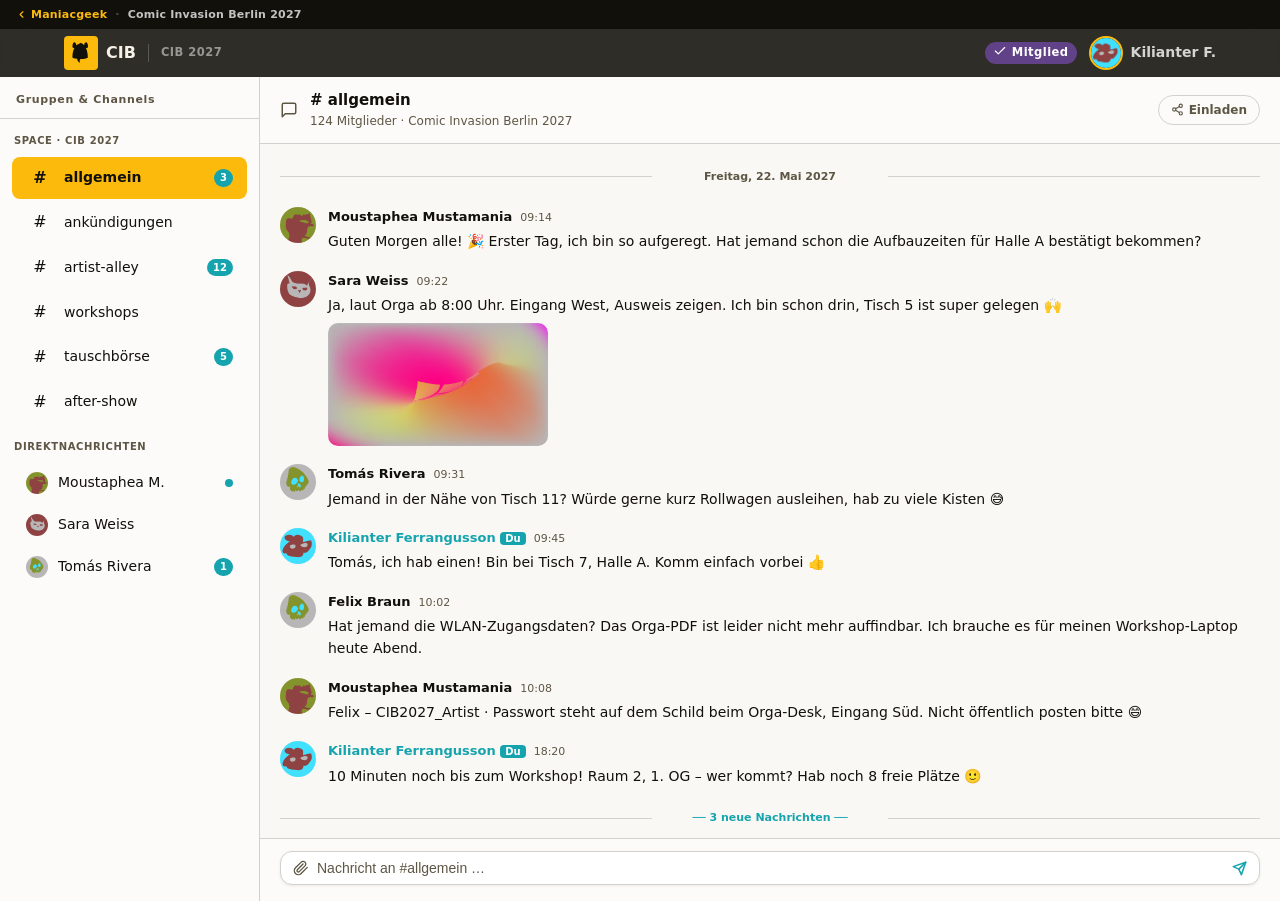
<file: prototype/chat.html>
<!DOCTYPE html>
<html lang="de">
<head>
  <meta charset="utf-8">
  <meta name="viewport" content="width=device-width, initial-scale=1">
  <title>Chat & Community – CIB 2027 – CIB</title>
  <link rel="stylesheet" href="kern-aaly.css">
  <style>
    .chat-layout { display: flex; height: calc(100vh - var(--app-header-h) - 28px); overflow: hidden; }
    .chat-sidebar { width: 260px; flex-shrink: 0; border-right: 1px solid var(--color-warm-mist); display: flex; flex-direction: column; background: var(--color-soft-paper); }
    .chat-main { flex: 1; display: flex; flex-direction: column; min-width: 0; }
    .chat-sidebar-header { padding: 14px 16px 10px; font-size: 11px; font-weight: 800; color: var(--color-text-muted); letter-spacing: 0.06em; border-bottom: 1px solid var(--color-warm-mist); }
    .chat-channel { display: flex; align-items: center; gap: 10px; padding: 9px 14px; border-radius: 8px; margin: 2px 6px; cursor: pointer; text-decoration: none; color: var(--color-text); font-size: 14px; font-weight: 500; }
    .chat-channel.active { background: var(--cib-yellow); color: var(--cib-ink); font-weight: 700; }
    .chat-channel:hover:not(.active) { background: var(--color-surface); }
    .chat-channel__icon { font-size: 16px; width: 28px; text-align: center; flex-shrink: 0; }
    .chat-channel__name { flex: 1; min-width: 0; overflow: hidden; text-overflow: ellipsis; white-space: nowrap; }
    .chat-channel__badge { background: var(--cib-teal); color: #fff; border-radius: 999px; font-size: 10px; font-weight: 800; padding: 1px 6px; flex-shrink: 0; }
    .chat-header { padding: 12px 20px; border-bottom: 1px solid var(--color-warm-mist); display: flex; align-items: center; gap: 12px; background: var(--color-soft-paper); }
    .chat-header__title { font-size: 15px; font-weight: 800; }
    .chat-header__meta { font-size: 12px; color: var(--color-text-muted); }
    .chat-header__actions { margin-left: auto; display: flex; gap: 8px; }
    .chat-messages { flex: 1; overflow-y: auto; padding: 20px; display: flex; flex-direction: column; gap: 18px; }
    .chat-msg { display: flex; gap: 12px; align-items: flex-start; }
    .chat-msg__avatar { width: 36px; height: 36px; border-radius: 50%; object-fit: cover; flex-shrink: 0; background: var(--color-surface); }
    .chat-msg__bubble { flex: 1; min-width: 0; }
    .chat-msg__meta { display: flex; align-items: baseline; gap: 8px; margin-bottom: 4px; }
    .chat-msg__name { font-size: 13px; font-weight: 700; }
    .chat-msg__time { font-size: 11px; color: var(--color-text-muted); }
    .chat-msg__text { font-size: 14px; line-height: 1.55; color: var(--color-text); }
    .chat-msg__text a { color: var(--cib-teal); }
    .chat-msg--own .chat-msg__name { color: var(--cib-teal); }
    .chat-msg-divider { text-align: center; font-size: 11px; color: var(--color-text-muted); font-weight: 600; padding: 4px 0; position: relative; }
    .chat-msg-divider::before, .chat-msg-divider::after { content: ''; position: absolute; top: 50%; width: 38%; height: 1px; background: var(--color-warm-mist); }
    .chat-msg-divider::before { left: 0; }
    .chat-msg-divider::after { right: 0; }
    .chat-image-preview { max-width: 220px; border-radius: 10px; overflow: hidden; margin-top: 6px; }
    .chat-image-preview img { width: 100%; display: block; }
    .chat-input-bar { padding: 12px 20px 16px; border-top: 1px solid var(--color-warm-mist); background: var(--color-soft-paper); }
    .chat-input-inner { display: flex; align-items: center; gap: 8px; background: #fff; border: 1px solid var(--color-warm-mist); border-radius: 12px; padding: 8px 12px; box-shadow: var(--shadow-subtle); }
    .chat-input-inner input { flex: 1; border: none; outline: none; font-size: 14px; background: transparent; color: var(--color-text); }
    .chat-input-inner input::placeholder { color: var(--color-text-muted); }
    .chat-mobile-sidebar { display: none; }

    @media (max-width: 699px) {
      .chat-layout { height: auto; flex-direction: column; }
      .chat-sidebar { width: 100%; height: auto; border-right: none; border-bottom: 1px solid var(--color-warm-mist); }
      .chat-main { height: 60vh; }
      .chat-mobile-sidebar { display: block; }
    }
  </style>
</head>
<body>

<a href="#main-content" class="skip-link">Zum Hauptinhalt springen</a>

<!-- ── Platform Bar (Maniacgeek-Kontext) ── -->
<div class="kern-platform-bar">
  <a href="#" class="kern-platform-bar__link" onclick="return false;">
    <svg viewBox="0 0 24 24" width="11" height="11" fill="none" stroke="currentColor" stroke-width="2.5" stroke-linecap="round" stroke-linejoin="round"><path d="m15 18-6-6 6-6"/></svg>
    Maniacgeek
  </a>
  <span class="kern-platform-bar__sep">·</span>
  <span class="kern-platform-bar__space">Comic Invasion Berlin 2027</span>
</div>

<header class="kern-kopfzeile" role="banner">
  <div class="kern-kopfzeile__inner">
    <button class="kern-kopfzeile__logo-btn" onclick="openDrawer()" aria-label="Menü öffnen">
      <div class="kern-kopfzeile__logo-mark">
        <svg viewBox="87 177 62 72" width="22" height="22" fill="currentColor" aria-hidden="true">
          <path fill-rule="evenodd" d="M134.4,197.1c3.4,7.1,5.9,17.1,5.9,31.1,0,.1,0,.2-.2.3-7.9,4.1-20.8,4.4-24.8,4.6,0,0-.2,0-.2.1-.3.5-1.4,2.7-1.4,5.6,0,2.3.7,4.6,1.1,5.8,0,.3-.2.5-.4.4-4.4-2.5-8.3-6.7-9.1-12.6,0-.1-.1-.2-.3-.3-4.6-.4-9.3-1.2-13.4-3-1.1-.5-1.8-1.7-1.8-2.9.3-13.7,3-23.1,6.6-29.7,0,0,0,0-.1,0-3.5,0-6.4-.4-6.3-5.6,0-6.4,2.9-13.3,6.4-13.3,3.3,0,5.9,4.3,6.3,10,0,.3.3.4.5.2,5.1-4.6,10.1-5.7,11.7-5.9.2,0,.3-.2.3-.3v-2c0-.2.2-.3.4-.3,1.5.3,6.9,2,12.2,7.9.2.2.5.1.5-.2.5-5.3,3.2-9.2,6.3-9.2,3.5,0,6.3,6.9,6.3,13.3s-4.5,5.6-6,5.6c-.2,0-.4.2-.3.4"/>
        </svg>
      </div>
      CIB
      <span class="kern-kopfzeile__space-name">CIB 2027</span>
    </button>
    
    <div class="kern-kopfzeile__actions">
      <span class="kern-member-chip"><svg class="lucide" aria-hidden="true" viewBox="0 0 24 24" width="14" height="14" fill="none" stroke="currentColor" stroke-width="2" stroke-linecap="round" stroke-linejoin="round"><path d="M20 6 9 17l-5-5"/></svg> Mitglied</span>
      <div class="kern-kopfzeile__user">
        <div class="kern-kopfzeile__avatar"><img src="../FakeImages/Avatar copy 4.png" alt="Kilianter Ferrangusson"></div>
        <span>Kilianter F.</span>
      </div>
    </div>
  </div>
</header>

<main id="main-content">
<div class="chat-layout">

  <!-- ── Channel-Sidebar (Gruppen & Direktnachrichten) ── -->
  <aside class="chat-sidebar">
    <div class="chat-sidebar-header">Gruppen & Channels</div>

    <div style="padding: 8px 6px 4px;">
      <div style="font-size:10px;font-weight:800;color:var(--color-text-muted);padding:6px 8px;letter-spacing:0.06em;">SPACE · CIB 2027</div>
      <a href="#" class="chat-channel active" onclick="return false;">
        <span class="chat-channel__icon">#</span>
        <span class="chat-channel__name">allgemein</span>
        <span class="chat-channel__badge">3</span>
      </a>
      <a href="#" class="chat-channel" onclick="return false;">
        <span class="chat-channel__icon">#</span>
        <span class="chat-channel__name">ankündigungen</span>
      </a>
      <a href="#" class="chat-channel" onclick="return false;">
        <span class="chat-channel__icon">#</span>
        <span class="chat-channel__name">artist-alley</span>
        <span class="chat-channel__badge">12</span>
      </a>
      <a href="#" class="chat-channel" onclick="return false;">
        <span class="chat-channel__icon">#</span>
        <span class="chat-channel__name">workshops</span>
      </a>
      <a href="#" class="chat-channel" onclick="return false;">
        <span class="chat-channel__icon">#</span>
        <span class="chat-channel__name">tauschbörse</span>
        <span class="chat-channel__badge">5</span>
      </a>
      <a href="#" class="chat-channel" onclick="return false;">
        <span class="chat-channel__icon">#</span>
        <span class="chat-channel__name">after-show</span>
      </a>
    </div>

    <div style="padding: 0 6px 4px;">
      <div style="font-size:10px;font-weight:800;color:var(--color-text-muted);padding:10px 8px 6px;letter-spacing:0.06em;">DIREKTNACHRICHTEN</div>
      <a href="#" class="chat-channel" onclick="return false;">
        <img src="../FakeImages/Avatar copy 5.png" class="chat-channel__icon" style="width:22px;height:22px;border-radius:50%;object-fit:cover;" alt="">
        <span class="chat-channel__name">Moustaphea M.</span>
        <span style="width:8px;height:8px;border-radius:50%;background:var(--cib-teal);flex-shrink:0;"></span>
      </a>
      <a href="#" class="chat-channel" onclick="return false;">
        <img src="../FakeImages/Avatar copy 6.png" class="chat-channel__icon" style="width:22px;height:22px;border-radius:50%;object-fit:cover;" alt="">
        <span class="chat-channel__name">Sara Weiss</span>
      </a>
      <a href="#" class="chat-channel" onclick="return false;">
        <img src="../FakeImages/Avatar copy 7.png" class="chat-channel__icon" style="width:22px;height:22px;border-radius:50%;object-fit:cover;" alt="">
        <span class="chat-channel__name">Tomás Rivera</span>
        <span class="chat-channel__badge">1</span>
      </a>
    </div>
  </aside>

  <!-- ── Chat-Hauptbereich (Header, Nachrichten, Eingabe) ── -->
  <div class="chat-main">

    <!-- ── Channel-Header ── -->
    <div class="chat-header">
      <svg viewBox="0 0 24 24" width="18" height="18" fill="none" stroke="currentColor" stroke-width="2" stroke-linecap="round" stroke-linejoin="round" style="color:var(--color-text-muted)"><path d="M21 15a2 2 0 0 1-2 2H7l-4 4V5a2 2 0 0 1 2-2h14a2 2 0 0 1 2 2z"/></svg>
      <div>
        <div class="chat-header__title"># allgemein</div>
        <div class="chat-header__meta">124 Mitglieder · Comic Invasion Berlin 2027</div>
      </div>
      <div class="chat-header__actions">
        <a href="#" class="kern-share-pill" onclick="return false;" style="font-size:12px;">
          <svg viewBox="0 0 24 24" width="13" height="13" fill="none" stroke="currentColor" stroke-width="2" stroke-linecap="round" stroke-linejoin="round"><circle cx="18" cy="5" r="3"/><circle cx="6" cy="12" r="3"/><circle cx="18" cy="19" r="3"/><line x1="8.59" x2="15.42" y1="13.51" y2="17.49"/><line x1="15.41" x2="8.59" y1="6.51" y2="10.49"/></svg>
          Einladen
        </a>
      </div>
    </div>

    <!-- ── Nachrichten-Verlauf ── -->
    <div class="chat-messages">

      <div class="chat-msg-divider">Freitag, 22. Mai 2027</div>

      <!-- Msg 1 -->
      <div class="chat-msg">
        <img src="../FakeImages/Avatar copy 5.png" class="chat-msg__avatar" alt="Moustaphea">
        <div class="chat-msg__bubble">
          <div class="chat-msg__meta">
            <span class="chat-msg__name">Moustaphea Mustamania</span>
            <span class="chat-msg__time">09:14</span>
          </div>
          <div class="chat-msg__text">Guten Morgen alle! 🎉 Erster Tag, ich bin so aufgeregt. Hat jemand schon die Aufbauzeiten für Halle A bestätigt bekommen?</div>
        </div>
      </div>

      <!-- Msg 2 -->
      <div class="chat-msg">
        <img src="../FakeImages/Avatar copy 6.png" class="chat-msg__avatar" alt="Sara">
        <div class="chat-msg__bubble">
          <div class="chat-msg__meta">
            <span class="chat-msg__name">Sara Weiss</span>
            <span class="chat-msg__time">09:22</span>
          </div>
          <div class="chat-msg__text">Ja, laut Orga ab 8:00 Uhr. Eingang West, Ausweis zeigen. Ich bin schon drin, Tisch 5 ist super gelegen 🙌</div>
          <div class="chat-image-preview">
            <img src="../FakeImages/Art copy.png" alt="Vorschau Tisch">
          </div>
        </div>
      </div>

      <!-- Msg 3 -->
      <div class="chat-msg">
        <img src="../FakeImages/Avatar copy 7.png" class="chat-msg__avatar" alt="Tomás">
        <div class="chat-msg__bubble">
          <div class="chat-msg__meta">
            <span class="chat-msg__name">Tomás Rivera</span>
            <span class="chat-msg__time">09:31</span>
          </div>
          <div class="chat-msg__text">Jemand in der Nähe von Tisch 11? Würde gerne kurz Rollwagen ausleihen, hab zu viele Kisten 😅</div>
        </div>
      </div>

      <!-- Msg 4 – own -->
      <div class="chat-msg chat-msg--own">
        <img src="../FakeImages/Avatar copy 4.png" class="chat-msg__avatar" alt="Kilianter">
        <div class="chat-msg__bubble">
          <div class="chat-msg__meta">
            <span class="chat-msg__name" style="color:var(--cib-teal);">Kilianter Ferrangusson <span style="font-size:10px;background:var(--cib-teal);color:#fff;border-radius:4px;padding:1px 5px;font-weight:700;vertical-align:middle;">Du</span></span>
            <span class="chat-msg__time">09:45</span>
          </div>
          <div class="chat-msg__text">Tomás, ich hab einen! Bin bei Tisch 7, Halle A. Komm einfach vorbei 👍</div>
        </div>
      </div>

      <!-- Msg 5 -->
      <div class="chat-msg">
        <img src="../FakeImages/Avatar copy 3.png" class="chat-msg__avatar" alt="Felix">
        <div class="chat-msg__bubble">
          <div class="chat-msg__meta">
            <span class="chat-msg__name">Felix Braun</span>
            <span class="chat-msg__time">10:02</span>
          </div>
          <div class="chat-msg__text">Hat jemand die WLAN-Zugangsdaten? Das Orga-PDF ist leider nicht mehr auffindbar. Ich brauche es für meinen Workshop-Laptop heute Abend.</div>
        </div>
      </div>

      <!-- Msg 6 -->
      <div class="chat-msg">
        <img src="../FakeImages/Avatar copy 5.png" class="chat-msg__avatar" alt="Moustaphea">
        <div class="chat-msg__bubble">
          <div class="chat-msg__meta">
            <span class="chat-msg__name">Moustaphea Mustamania</span>
            <span class="chat-msg__time">10:08</span>
          </div>
          <div class="chat-msg__text">Felix – CIB2027_Artist · Passwort steht auf dem Schild beim Orga-Desk, Eingang Süd. Nicht öffentlich posten bitte 😄</div>
        </div>
      </div>

      <!-- Msg 7 – own -->
      <div class="chat-msg chat-msg--own">
        <img src="../FakeImages/Avatar copy 4.png" class="chat-msg__avatar" alt="Kilianter">
        <div class="chat-msg__bubble">
          <div class="chat-msg__meta">
            <span class="chat-msg__name" style="color:var(--cib-teal);">Kilianter Ferrangusson <span style="font-size:10px;background:var(--cib-teal);color:#fff;border-radius:4px;padding:1px 5px;font-weight:700;vertical-align:middle;">Du</span></span>
            <span class="chat-msg__time">18:20</span>
          </div>
          <div class="chat-msg__text">10 Minuten noch bis zum Workshop! Raum 2, 1. OG – wer kommt? Hab noch 8 freie Plätze 🙂</div>
        </div>
      </div>

      <!-- New badge -->
      <div class="chat-msg-divider" style="color:var(--cib-teal);">── 3 neue Nachrichten ──</div>

      <!-- Msg 8 -->
      <div class="chat-msg">
        <img src="../FakeImages/Avatar copy 6.png" class="chat-msg__avatar" alt="Sara">
        <div class="chat-msg__bubble">
          <div class="chat-msg__meta">
            <span class="chat-msg__name">Sara Weiss</span>
            <span class="chat-msg__time">18:22</span>
          </div>
          <div class="chat-msg__text">Ich komme! War schon die ganze Zeit gespannt auf den Webcomics-Talk 🙌</div>
        </div>
      </div>

      <!-- Msg 9 -->
      <div class="chat-msg">
        <img src="../FakeImages/Avatar copy 7.png" class="chat-msg__avatar" alt="Tomás">
        <div class="chat-msg__bubble">
          <div class="chat-msg__meta">
            <span class="chat-msg__name">Tomás Rivera</span>
            <span class="chat-msg__time">18:24</span>
          </div>
          <div class="chat-msg__text">Bin auch dabei! Danke nochmal für den Rollwagen heute Morgen Kilianter 😄</div>
        </div>
      </div>

      <!-- Msg 10 -->
      <div class="chat-msg">
        <img src="../FakeImages/Avatar copy 5.png" class="chat-msg__avatar" alt="Moustaphea">
        <div class="chat-msg__bubble">
          <div class="chat-msg__meta">
            <span class="chat-msg__name">Moustaphea Mustamania</span>
            <span class="chat-msg__time">18:25</span>
          </div>
          <div class="chat-msg__text">Lass nach dem Workshop noch was essen gehen? Ich kenn ein gutes Ramen-Lokal in der Nähe vom MfK 🍜</div>
        </div>
      </div>

    </div><!-- /chat-messages -->

    <!-- ── Eingabe-Bar (Painted Door) ── -->
    
      <!-- Empty-State (sichtbar wenn Channel leer) -->
      <div class="kern-mascot-empty" id="chatEmpty" style="display:none;">
        <img src="mascot/CIB24 Lavender URead.svg" alt="" aria-hidden="true">
        <p class="kern-mascot-empty__label">Noch keine Nachrichten.<br>Schreib die Erste.</p>
      </div>
      <div class="chat-input-bar">
      <div class="chat-input-inner">
        <svg viewBox="0 0 24 24" width="16" height="16" fill="none" stroke="currentColor" stroke-width="2" stroke-linecap="round" stroke-linejoin="round" style="color:var(--color-text-muted);flex-shrink:0;"><path d="m21.44 11.05-9.19 9.19a6 6 0 0 1-8.49-8.49l8.57-8.57A4 4 0 1 1 18 8.84l-8.59 8.57a2 2 0 0 1-2.83-2.83l8.49-8.48"/></svg>
        <input type="text" placeholder="Nachricht an #allgemein …" onclick="return false;" readonly>
        <a href="#" onclick="return false;" style="display:flex;align-items:center;gap:4px;font-size:12px;font-weight:700;color:var(--cib-teal);text-decoration:none;flex-shrink:0;">
          <svg viewBox="0 0 24 24" width="15" height="15" fill="none" stroke="currentColor" stroke-width="2.5" stroke-linecap="round" stroke-linejoin="round"><line x1="22" x2="11" y1="2" y2="13"/><polygon points="22 2 15 22 11 13 2 9 22 2"/></svg>
        </a>
      </div>
    </div>

  </div><!-- /chat-main -->

</div><!-- /chat-layout -->
</main>

<!-- ── Bottom Navigation (mobile, wird ab 900px ausgeblendet) ── -->

<nav class="kern-bottom-nav" aria-label="Hauptnavigation">
  <a href="index.html" class="kern-bottom-nav__item">
    <svg viewBox="0 0 24 24" width="22" height="22" fill="none" stroke="currentColor" stroke-width="2" stroke-linecap="round" stroke-linejoin="round"><path d="m3 9 9-7 9 7v11a2 2 0 0 1-2 2H5a2 2 0 0 1-2-2z"/><polyline points="9 22 9 12 15 12 15 22"/></svg>
    Home
  </a>
  <a href="artists.html" class="kern-bottom-nav__item">
    <svg viewBox="0 0 24 24" width="22" height="22" fill="none" stroke="currentColor" stroke-width="2" stroke-linecap="round" stroke-linejoin="round"><path d="M17 21v-2a4 4 0 0 0-4-4H5a4 4 0 0 0-4 4v2"/><circle cx="9" cy="7" r="4"/><path d="M23 21v-2a4 4 0 0 0-3-3.87"/><path d="M16 3.13a4 4 0 0 1 0 7.75"/></svg>
    Artists
  </a>
  <a href="events.html" class="kern-bottom-nav__item">
    <svg viewBox="0 0 24 24" width="22" height="22" fill="none" stroke="currentColor" stroke-width="2" stroke-linecap="round" stroke-linejoin="round"><path d="M8 2v4"/><path d="M16 2v4"/><rect width="18" height="18" x="3" y="4" rx="2"/><path d="M3 10h18"/></svg>
    Events
  </a>
  <a href="chat.html" class="kern-bottom-nav__item active" aria-current="page">
    <svg viewBox="0 0 24 24" width="22" height="22" fill="none" stroke="currentColor" stroke-width="2" stroke-linecap="round" stroke-linejoin="round"><path d="M21 15a2 2 0 0 1-2 2H7l-4 4V5a2 2 0 0 1 2-2h14a2 2 0 0 1 2 2z"/></svg>
    Chat
  </a>
  <a href="anmelden.html" class="kern-bottom-nav__item">
    <svg viewBox="0 0 24 24" width="22" height="22" fill="none" stroke="currentColor" stroke-width="2" stroke-linecap="round" stroke-linejoin="round"><rect width="8" height="4" x="8" y="2" rx="1" ry="1"/><path d="M16 4h2a2 2 0 0 1 2 2v14a2 2 0 0 1-2 2H6a2 2 0 0 1-2-2V6a2 2 0 0 1 2-2h2"/></svg>
    Anmelden
  </a>
</nav>


<!-- ── App Drawer (Slide-in Menü) ── -->
<div class="kern-drawer-overlay" id="drawerOverlay" onclick="closeDrawer()"></div>
<div class="kern-drawer" id="appDrawer" aria-hidden="true">
  <div class="kern-drawer__head">
    <div class="kern-drawer__logo-mark">
      <svg viewBox="87 177 62 72" width="22" height="22" fill="currentColor"><path fill-rule="evenodd" d="M134.4,197.1c3.4,7.1,5.9,17.1,5.9,31.1,0,.1,0,.2-.2.3-7.9,4.1-20.8,4.4-24.8,4.6,0,0-.2,0-.2.1-.3.5-1.4,2.7-1.4,5.6,0,2.3.7,4.6,1.1,5.8,0,.3-.2.5-.4.4-4.4-2.5-8.3-6.7-9.1-12.6,0-.1-.1-.2-.3-.3-4.6-.4-9.3-1.2-13.4-3-1.1-.5-1.8-1.7-1.8-2.9.3-13.7,3-23.1,6.6-29.7,0,0,0,0-.1,0-3.5,0-6.4-.4-6.3-5.6,0-6.4,2.9-13.3,6.4-13.3,3.3,0,5.9,4.3,6.3,10,0,.3.3.4.5.2,5.1-4.6,10.1-5.7,11.7-5.9.2,0,.3-.2.3-.3v-2c0-.2.2-.3.4-.3,1.5.3,6.9,2,12.2,7.9.2.2.5.1.5-.2.5-5.3,3.2-9.2,6.3-9.2,3.5,0,6.3,6.9,6.3,13.3s-4.5,5.6-6,5.6c-.2,0-.4.2-.3.4"/></svg>
    </div>
    <div>
      <div class="kern-drawer__title">CIB</div>
      <div class="kern-drawer__subtitle">Comic Invasion Berlin 2027</div>
    </div>
    <button class="kern-drawer__close" onclick="closeDrawer()" aria-label="Schließen">
      <svg viewBox="0 0 24 24" width="18" height="18" fill="none" stroke="currentColor" stroke-width="2" stroke-linecap="round" stroke-linejoin="round"><line x1="18" y1="6" x2="6" y2="18"/><line x1="6" y1="6" x2="18" y2="18"/></svg>
    </button>
  </div>

  <div class="kern-drawer__section">
    <div class="kern-drawer__section-label">Navigation</div>
    <a href="index.html" class="kern-drawer__item">
      <svg viewBox="0 0 24 24" width="18" height="18" fill="none" stroke="currentColor" stroke-width="2" stroke-linecap="round" stroke-linejoin="round"><path d="m3 9 9-7 9 7v11a2 2 0 0 1-2 2H5a2 2 0 0 1-2-2z"/><polyline points="9 22 9 12 15 12 15 22"/></svg>
      Übersicht
    </a>
    <a href="artists.html" class="kern-drawer__item">
      <svg viewBox="0 0 24 24" width="18" height="18" fill="none" stroke="currentColor" stroke-width="2" stroke-linecap="round" stroke-linejoin="round"><path d="M17 21v-2a4 4 0 0 0-4-4H5a4 4 0 0 0-4 4v2"/><circle cx="9" cy="7" r="4"/><path d="M23 21v-2a4 4 0 0 0-3-3.87"/><path d="M16 3.13a4 4 0 0 1 0 7.75"/></svg>
      Artist Alley
    </a>
    <a href="events.html" class="kern-drawer__item">
      <svg viewBox="0 0 24 24" width="18" height="18" fill="none" stroke="currentColor" stroke-width="2" stroke-linecap="round" stroke-linejoin="round"><path d="M8 2v4"/><path d="M16 2v4"/><rect width="18" height="18" x="3" y="4" rx="2"/><path d="M3 10h18"/></svg>
      Events
    </a>
    <a href="chat.html" class="kern-drawer__item active">
      <svg viewBox="0 0 24 24" width="18" height="18" fill="none" stroke="currentColor" stroke-width="2" stroke-linecap="round" stroke-linejoin="round"><path d="M21 15a2 2 0 0 1-2 2H7l-4 4V5a2 2 0 0 1 2-2h14a2 2 0 0 1 2 2z"/></svg>
      Chat & Community
    </a>
  </div>

  <div class="kern-drawer__divider"></div>

  <div class="kern-drawer__section">
    <div class="kern-drawer__section-label">Mein Bereich</div>
    <a href="#" class="kern-drawer__item" onclick="return false;">
      <svg viewBox="0 0 24 24" width="18" height="18" fill="none" stroke="currentColor" stroke-width="2" stroke-linecap="round" stroke-linejoin="round"><rect width="8" height="4" x="8" y="2" rx="1" ry="1"/><path d="M16 4h2a2 2 0 0 1 2 2v14a2 2 0 0 1-2 2H6a2 2 0 0 1-2-2V6a2 2 0 0 1 2-2h2"/></svg>
      Meine Anmeldung
    </a>
    <a href="artist-portfolio.html" class="kern-drawer__item">
      <svg viewBox="0 0 24 24" width="18" height="18" fill="none" stroke="currentColor" stroke-width="2" stroke-linecap="round" stroke-linejoin="round"><path d="M19 21v-2a4 4 0 0 0-4-4H9a4 4 0 0 0-4 4v2"/><circle cx="12" cy="7" r="4"/></svg>
      Mein Profil
    </a>
  </div>

  <div class="kern-drawer__divider"></div>

  <div class="kern-drawer__section">
    <div class="kern-drawer__section-label">Maniacgeek</div>
    <a href="#" class="kern-drawer__item" onclick="return false;">
      <svg viewBox="0 0 24 24" width="18" height="18" fill="none" stroke="currentColor" stroke-width="2" stroke-linecap="round" stroke-linejoin="round"><path d="m15 18-6-6 6-6"/></svg>
      Zurück zu Maniacgeek
    </a>
  </div>

  <div class="kern-drawer__user">
    <img src="../FakeImages/Avatar copy 4.png" alt="Kilianter Ferrangusson" class="kern-drawer__avatar">
    <div>
      <div class="kern-drawer__user-name">Kilianter Ferrangusson</div>
      <div class="kern-drawer__user-role">Artist · Mitglied</div>
    </div>
  </div>
</div>

<script>
function openDrawer() {
  document.getElementById('appDrawer').classList.add('open');
  document.getElementById('drawerOverlay').classList.add('open');
  document.getElementById('appDrawer').removeAttribute('aria-hidden');
}
function closeDrawer() {
  document.getElementById('appDrawer').classList.remove('open');
  document.getElementById('drawerOverlay').classList.remove('open');
  document.getElementById('appDrawer').setAttribute('aria-hidden','true');
}
document.addEventListener('keydown', e => { if(e.key==='Escape') closeDrawer(); });
</script>

</body>
</html>
</file>
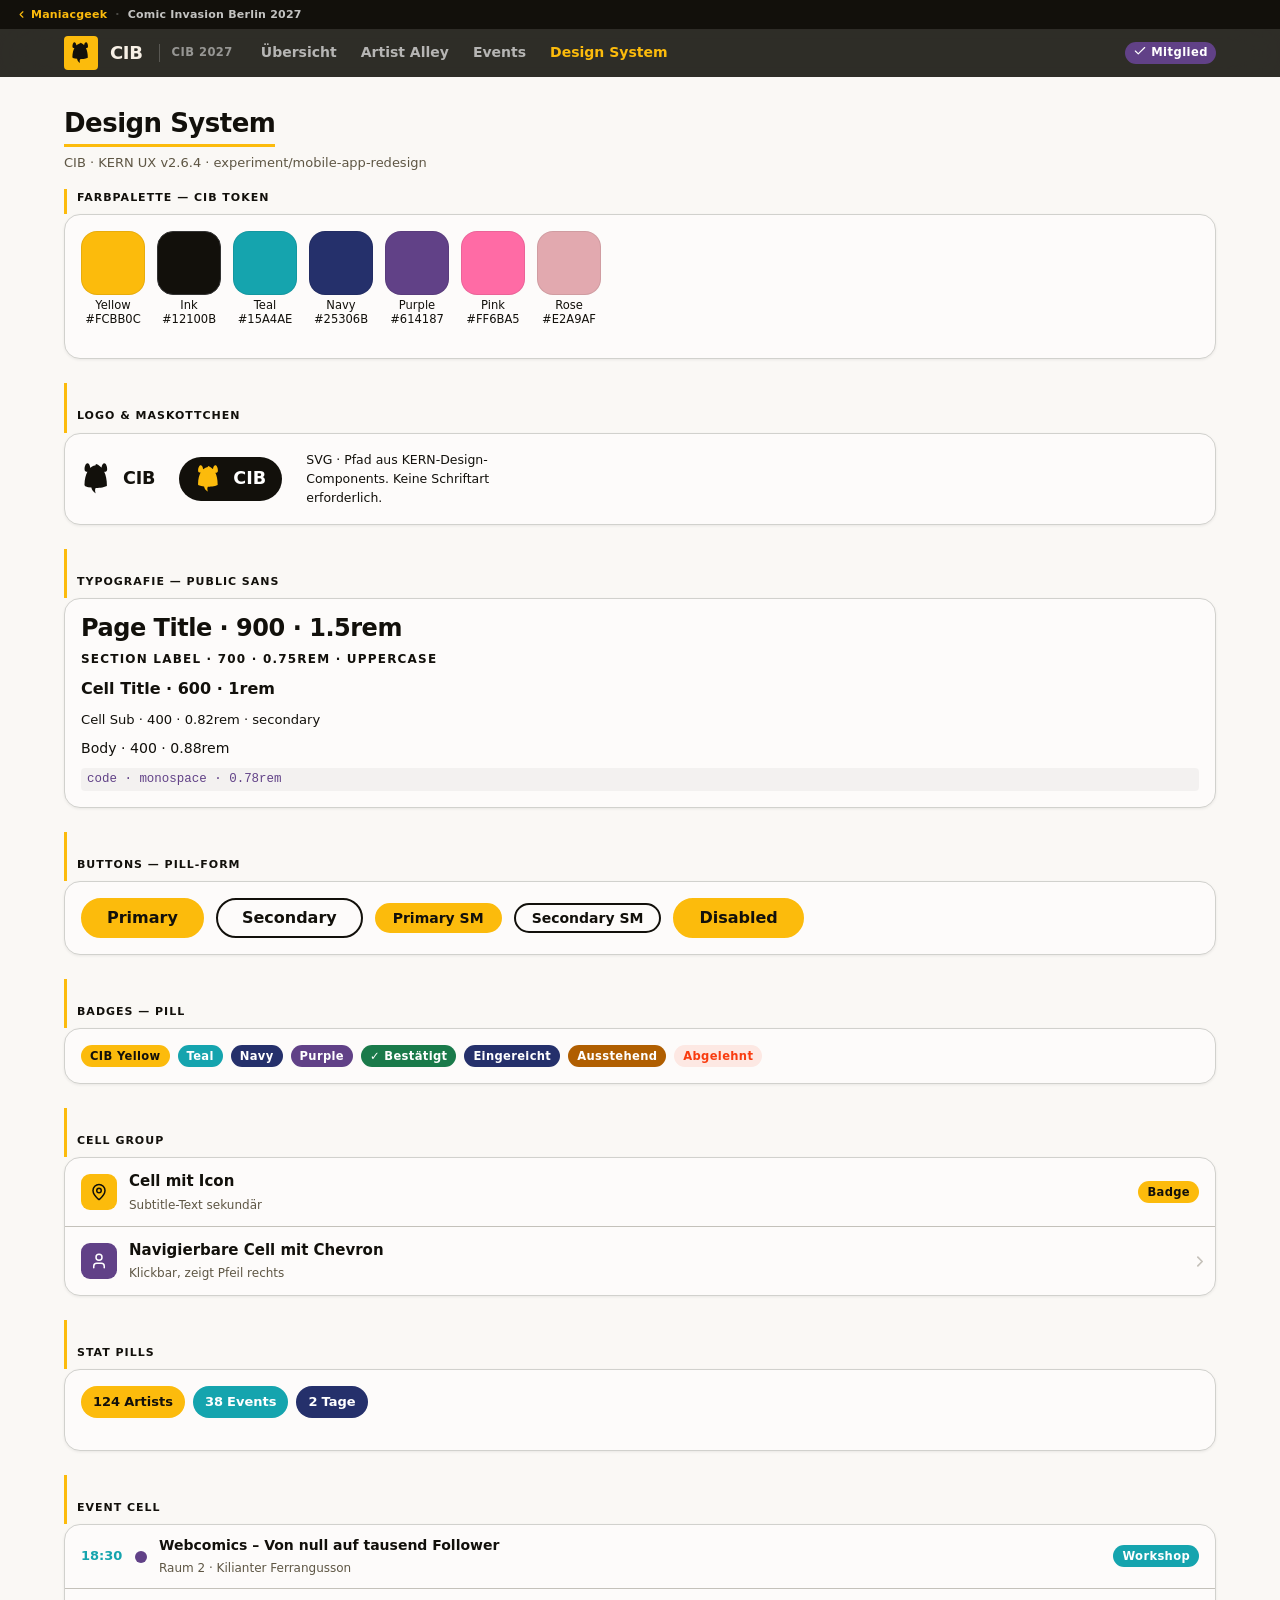
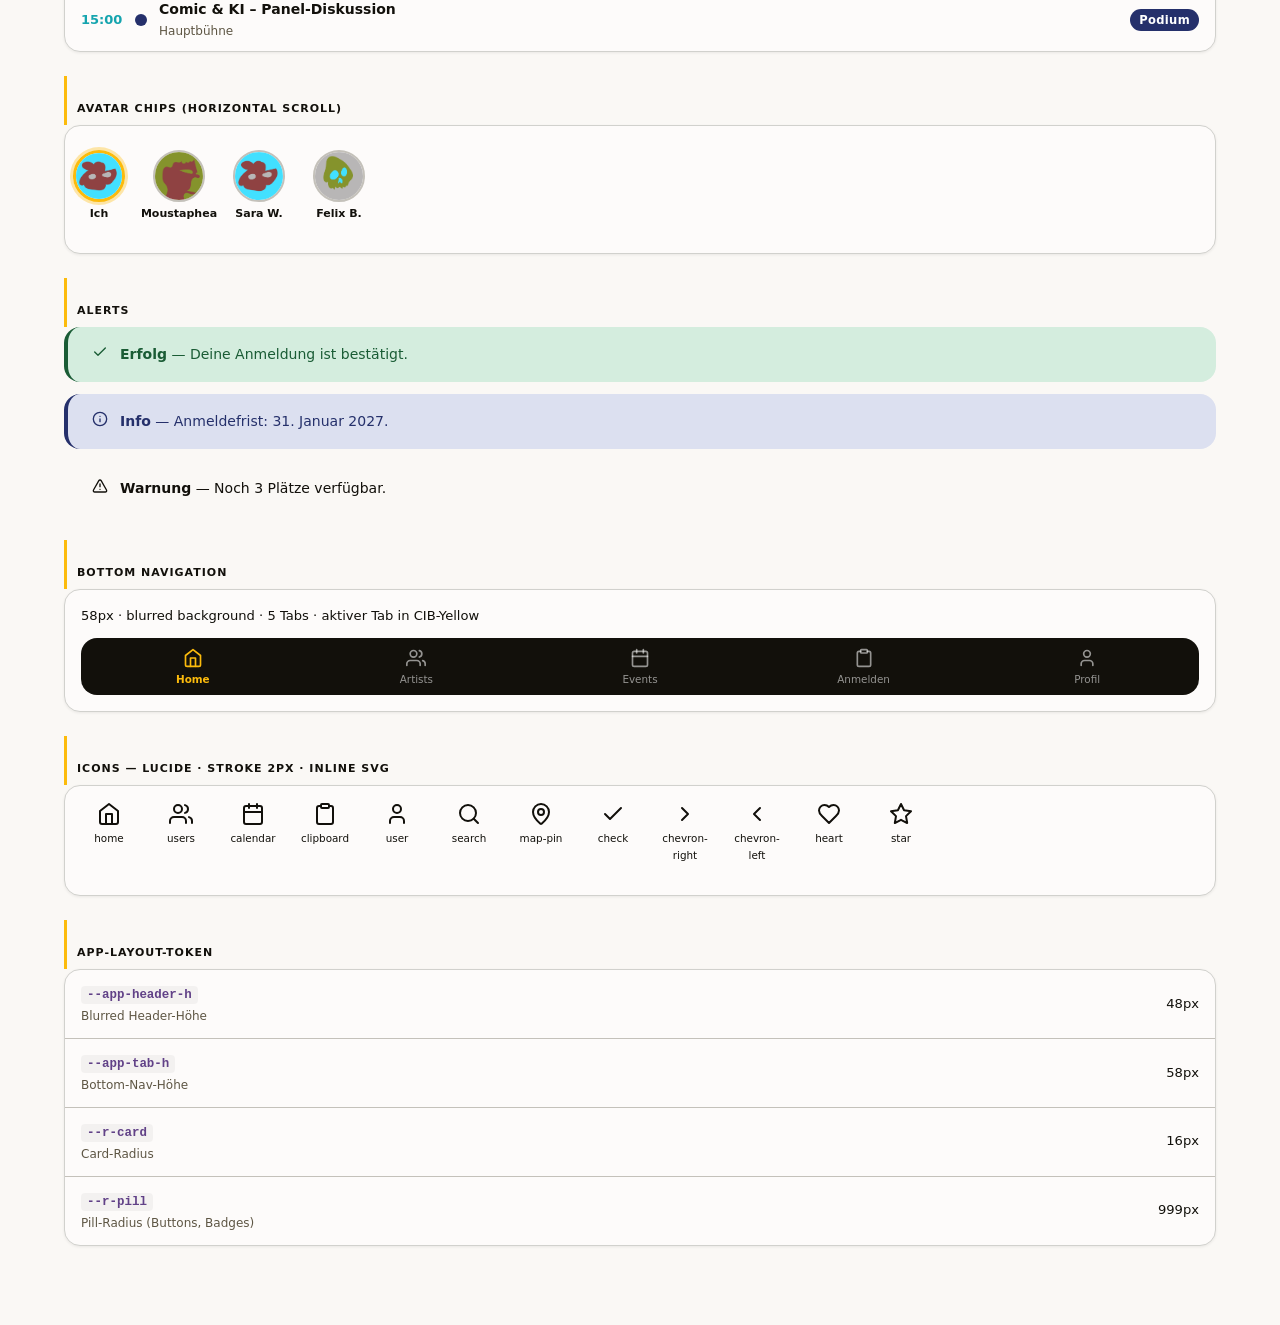
<file: prototype/design-system.html>
<!DOCTYPE html>
<html lang="de">
<head>
  <meta charset="utf-8">
  <meta name="viewport" content="width=device-width, initial-scale=1">
  <title>Design System – CIB / KERN UX v2.6.4</title>
  <link rel="stylesheet" href="kern-aaly.css">
  <style>
    .ds-swatch-row { display:flex; flex-wrap:wrap; gap:var(--s3); margin-bottom:var(--s4); }
    .ds-swatch { width:64px; text-align:center; }
    .ds-swatch__chip { width:64px; height:64px; border-radius:var(--r-card); border:1px solid rgba(0,0,0,.08); }
    .ds-swatch__label { font-size:0.72rem; color:var(--color-secondary); margin-top:4px; line-height:1.2; word-break:break-all; }
    .ds-type-row { display:flex; flex-direction:column; gap:var(--s2); }
    .ds-icon-row { display:flex; flex-wrap:wrap; gap:var(--s4); margin-bottom:var(--s4); }
    .ds-icon { display:flex; flex-direction:column; align-items:center; gap:4px; width:56px; }
    .ds-icon span { font-size:0.65rem; color:var(--color-secondary); text-align:center; }
    .ds-code { font-family:monospace; font-size:0.78rem; background:rgba(0,0,0,.04); padding:2px 6px; border-radius:4px; color:var(--cib-purple); }
  </style>
</head>
<body>

<a href="#main-content" class="skip-link">Zum Hauptinhalt springen</a>

<div class="kern-platform-bar">
  <a href="#" class="kern-platform-bar__link" onclick="return false;">
    <svg viewBox="0 0 24 24" width="11" height="11" fill="none" stroke="currentColor" stroke-width="2.5" stroke-linecap="round" stroke-linejoin="round"><path d="m15 18-6-6 6-6"/></svg>
    Maniacgeek
  </a>
  <span class="kern-platform-bar__sep">·</span>
  <span class="kern-platform-bar__space">Comic Invasion Berlin 2027</span>
</div>
<header class="kern-kopfzeile" role="banner">
  <div class="kern-kopfzeile__inner">
    <a href="index.html" class="kern-kopfzeile__logo" aria-label="CIB – Startseite">
      <div class="kern-kopfzeile__logo-mark">
        <svg viewBox="87 177 62 72" width="22" height="22" fill="currentColor" aria-hidden="true">
          <path fill-rule="evenodd" d="M134.4,197.1c3.4,7.1,5.9,17.1,5.9,31.1,0,.1,0,.2-.2.3-7.9,4.1-20.8,4.4-24.8,4.6,0,0-.2,0-.2.1-.3.5-1.4,2.7-1.4,5.6,0,2.3.7,4.6,1.1,5.8,0,.3-.2.5-.4.4-4.4-2.5-8.3-6.7-9.1-12.6,0-.1-.1-.2-.3-.3-4.6-.4-9.3-1.2-13.4-3-1.1-.5-1.8-1.7-1.8-2.9.3-13.7,3-23.1,6.6-29.7,0,0,0,0-.1,0-3.5,0-6.4-.4-6.3-5.6,0-6.4,2.9-13.3,6.4-13.3,3.3,0,5.9,4.3,6.3,10,0,.3.3.4.5.2,5.1-4.6,10.1-5.7,11.7-5.9.2,0,.3-.2.3-.3v-2c0-.2.2-.3.4-.3,1.5.3,6.9,2,12.2,7.9.2.2.5.1.5-.2.5-5.3,3.2-9.2,6.3-9.2,3.5,0,6.3,6.9,6.3,13.3s-4.5,5.6-6,5.6c-.2,0-.4.2-.3.4"/>
        </svg>
      </div>
      CIB
      <span class="kern-kopfzeile__space-name">CIB 2027</span>
    </a>
    <nav class="kern-kopfzeile__nav" aria-label="Space-Navigation">
      <a href="index.html">Übersicht</a>
      <a href="artists.html">Artist Alley</a>
      <a href="events.html">Events</a>
      <a href="design-system.html" class="active" aria-current="page">Design System</a>
    </nav>
    <div class="kern-kopfzeile__actions">
      <span class="kern-member-chip"><svg class="lucide" aria-hidden="true" viewBox="0 0 24 24" width="14" height="14" fill="none" stroke="currentColor" stroke-width="2" stroke-linecap="round" stroke-linejoin="round"><path d="M20 6 9 17l-5-5"/></svg> Mitglied</span>
    </div>
  </div>
</header>

<main id="main-content">
<div class="kern-container" style="padding-top:var(--s4); padding-bottom:var(--s6);">

  <div class="kern-page-title">Design System</div>
  <div class="kern-page-caption">CIB · KERN UX v2.6.4 · experiment/mobile-app-redesign</div>

  <!-- ── FARBEN ──────────────────────────────────────────────────── -->
  <div class="kern-section-label" style="padding-top:0;">Farbpalette — CIB Token</div>
  <div class="kern-cell-group" style="margin-bottom:var(--s5);">
    <div style="padding:var(--s4);">
      <div class="ds-swatch-row">
        <div class="ds-swatch">
          <div class="ds-swatch__chip" style="background:#fcbb0c;"></div>
          <div class="ds-swatch__label">Yellow<br>#FCBB0C</div>
        </div>
        <div class="ds-swatch">
          <div class="ds-swatch__chip" style="background:#12100b; border-color:#333;"></div>
          <div class="ds-swatch__label">Ink<br>#12100B</div>
        </div>
        <div class="ds-swatch">
          <div class="ds-swatch__chip" style="background:#15a4ae;"></div>
          <div class="ds-swatch__label">Teal<br>#15A4AE</div>
        </div>
        <div class="ds-swatch">
          <div class="ds-swatch__chip" style="background:#25306b;"></div>
          <div class="ds-swatch__label">Navy<br>#25306B</div>
        </div>
        <div class="ds-swatch">
          <div class="ds-swatch__chip" style="background:#614187;"></div>
          <div class="ds-swatch__label">Purple<br>#614187</div>
        </div>
        <div class="ds-swatch">
          <div class="ds-swatch__chip" style="background:#ff6ba5;"></div>
          <div class="ds-swatch__label">Pink<br>#FF6BA5</div>
        </div>
        <div class="ds-swatch">
          <div class="ds-swatch__chip" style="background:#e2a9af;"></div>
          <div class="ds-swatch__label">Rose<br>#E2A9AF</div>
        </div>
      </div>
    </div>
  </div>

  <!-- ── LOGO ────────────────────────────────────────────────────── -->
  <div class="kern-section-label">Logo &amp; Maskottchen</div>
  <div class="kern-cell-group" style="margin-bottom:var(--s5);">
    <div style="padding:var(--s4); display:flex; gap:var(--s5); align-items:center; flex-wrap:wrap;">
      <div style="display:flex; align-items:center; gap:10px; font-size:1.1rem; font-weight:800; letter-spacing:-.01em;">
        <svg viewBox="87 177 62 72" width="32" height="32" fill="var(--cib-ink)" aria-hidden="true">
          <path fill-rule="evenodd" d="M134.4,197.1c3.4,7.1,5.9,17.1,5.9,31.1,0,.1,0,.2-.2.3-7.9,4.1-20.8,4.4-24.8,4.6,0,0-.2,0-.2.1-.3.5-1.4,2.7-1.4,5.6,0,2.3.7,4.6,1.1,5.8,0,.3-.2.5-.4.4-4.4-2.5-8.3-6.7-9.1-12.6,0-.1-.1-.2-.3-.3-4.6-.4-9.3-1.2-13.4-3-1.1-.5-1.8-1.7-1.8-2.9.3-13.7,3-23.1,6.6-29.7,0,0,0,0-.1,0-3.5,0-6.4-.4-6.3-5.6,0-6.4,2.9-13.3,6.4-13.3,3.3,0,5.9,4.3,6.3,10,0,.3.3.4.5.2,5.1-4.6,10.1-5.7,11.7-5.9.2,0,.3-.2.3-.3v-2c0-.2.2-.3.4-.3,1.5.3,6.9,2,12.2,7.9.2.2.5.1.5-.2.5-5.3,3.2-9.2,6.3-9.2,3.5,0,6.3,6.9,6.3,13.3s-4.5,5.6-6,5.6c-.2,0-.4.2-.3.4"/>
        </svg>
        CIB
      </div>
      <div style="display:flex; align-items:center; gap:10px; font-size:1.1rem; font-weight:800; color:#fff; background:var(--cib-ink); padding:8px 16px; border-radius:var(--r-pill);">
        <svg viewBox="87 177 62 72" width="28" height="28" fill="#fcbb0c" aria-hidden="true">
          <path fill-rule="evenodd" d="M134.4,197.1c3.4,7.1,5.9,17.1,5.9,31.1,0,.1,0,.2-.2.3-7.9,4.1-20.8,4.4-24.8,4.6,0,0-.2,0-.2.1-.3.5-1.4,2.7-1.4,5.6,0,2.3.7,4.6,1.1,5.8,0,.3-.2.5-.4.4-4.4-2.5-8.3-6.7-9.1-12.6,0-.1-.1-.2-.3-.3-4.6-.4-9.3-1.2-13.4-3-1.1-.5-1.8-1.7-1.8-2.9.3-13.7,3-23.1,6.6-29.7,0,0,0,0-.1,0-3.5,0-6.4-.4-6.3-5.6,0-6.4,2.9-13.3,6.4-13.3,3.3,0,5.9,4.3,6.3,10,0,.3.3.4.5.2,5.1-4.6,10.1-5.7,11.7-5.9.2,0,.3-.2.3-.3v-2c0-.2.2-.3.4-.3,1.5.3,6.9,2,12.2,7.9.2.2.5.1.5-.2.5-5.3,3.2-9.2,6.3-9.2,3.5,0,6.3,6.9,6.3,13.3s-4.5,5.6-6,5.6c-.2,0-.4.2-.3.4"/>
        </svg>
        CIB
      </div>
      <div style="font-size:0.78rem; color:var(--color-secondary); max-width:220px;">SVG · Pfad aus KERN-Design-Components. Keine Schriftart erforderlich.</div>
    </div>
  </div>

  <!-- ── TYPOGRAFIE ──────────────────────────────────────────────── -->
  <div class="kern-section-label">Typografie — Public Sans</div>
  <div class="kern-cell-group" style="margin-bottom:var(--s5);">
    <div style="padding:var(--s4);">
      <div class="ds-type-row">
        <div style="font-size:1.5rem; font-weight:900; line-height:1.15; letter-spacing:-.02em;">Page Title · 900 · 1.5rem</div>
        <div style="font-size:0.75rem; font-weight:700; letter-spacing:.1em; text-transform:uppercase; color:var(--color-secondary);">Section Label · 700 · 0.75rem · uppercase</div>
        <div style="font-size:1rem; font-weight:600;">Cell Title · 600 · 1rem</div>
        <div style="font-size:0.82rem; color:var(--color-secondary);">Cell Sub · 400 · 0.82rem · secondary</div>
        <div style="font-size:0.88rem;">Body · 400 · 0.88rem</div>
        <div class="ds-code">code · monospace · 0.78rem</div>
      </div>
    </div>
  </div>

  <!-- ── BUTTONS ─────────────────────────────────────────────────── -->
  <div class="kern-section-label">Buttons — Pill-Form</div>
  <div class="kern-cell-group" style="margin-bottom:var(--s5);">
    <div style="padding:var(--s4); display:flex; flex-wrap:wrap; gap:var(--s3); align-items:center;">
      <button class="kern-btn kern-btn--primary">Primary</button>
      <button class="kern-btn kern-btn--secondary">Secondary</button>
      <button class="kern-btn kern-btn--primary kern-btn--sm">Primary SM</button>
      <button class="kern-btn kern-btn--secondary kern-btn--sm">Secondary SM</button>
      <button class="kern-btn kern-btn--primary" disabled>Disabled</button>
    </div>
  </div>

  <!-- ── BADGES ──────────────────────────────────────────────────── -->
  <div class="kern-section-label">Badges — Pill</div>
  <div class="kern-cell-group" style="margin-bottom:var(--s5);">
    <div style="padding:var(--s4); display:flex; flex-wrap:wrap; gap:var(--s2); align-items:center;">
      <span class="kern-badge kern-badge--brand">CIB Yellow</span>
      <span class="kern-badge kern-badge--teal">Teal</span>
      <span class="kern-badge kern-badge--navy">Navy</span>
      <span class="kern-badge kern-badge--purple">Purple</span>
      <span class="kern-badge kern-badge--success">✓ Bestätigt</span>
      <span class="kern-badge kern-badge--info">Eingereicht</span>
      <span class="kern-badge kern-badge--warning">Ausstehend</span>
      <span class="kern-badge kern-badge--error">Abgelehnt</span>
    </div>
  </div>

  <!-- ── CELL GROUP ──────────────────────────────────────────────── -->
  <div class="kern-section-label">Cell Group</div>
  <div class="kern-cell-group" style="margin-bottom:var(--s5);">
    <div class="kern-cell">
      <div class="kern-cell__icon kern-cell__icon--yellow">
        <svg class="lucide" viewBox="0 0 24 24" width="18" height="18" fill="none" stroke="currentColor" stroke-width="2" stroke-linecap="round" stroke-linejoin="round"><path d="M20 10c0 4.993-5.539 10.193-7.399 11.799a1 1 0 0 1-1.202 0C9.539 20.193 4 14.993 4 10a8 8 0 0 1 16 0"/><circle cx="12" cy="10" r="3"/></svg>
      </div>
      <div class="kern-cell__content">
        <div class="kern-cell__title">Cell mit Icon</div>
        <div class="kern-cell__sub">Subtitle-Text sekundär</div>
      </div>
      <div class="kern-cell__right"><span class="kern-badge kern-badge--brand">Badge</span></div>
    </div>
    <a href="#" class="kern-cell kern-cell--chevron">
      <div class="kern-cell__icon kern-cell__icon--purple">
        <svg class="lucide" viewBox="0 0 24 24" width="18" height="18" fill="none" stroke="currentColor" stroke-width="2" stroke-linecap="round" stroke-linejoin="round"><path d="M19 21v-2a4 4 0 0 0-4-4H9a4 4 0 0 0-4 4v2"/><circle cx="12" cy="7" r="4"/></svg>
      </div>
      <div class="kern-cell__content">
        <div class="kern-cell__title">Navigierbare Cell mit Chevron</div>
        <div class="kern-cell__sub">Klickbar, zeigt Pfeil rechts</div>
      </div>
    </a>
  </div>

  <!-- ── STAT PILLS ──────────────────────────────────────────────── -->
  <div class="kern-section-label">Stat Pills</div>
  <div class="kern-cell-group" style="margin-bottom:var(--s5);">
    <div style="padding:var(--s4);">
      <div class="kern-stat-pills">
        <div class="kern-stat-pill"><span>124</span>Artists</div>
        <div class="kern-stat-pill"><span>38</span>Events</div>
        <div class="kern-stat-pill"><span>2</span>Tage</div>
      </div>
    </div>
  </div>

  <!-- ── EVENT CELL ─────────────────────────────────────────────── -->
  <div class="kern-section-label">Event Cell</div>
  <div class="kern-cell-group" style="margin-bottom:var(--s5);">
    <a href="#" class="kern-event-cell">
      <span class="kern-event-cell__time">18:30</span>
      <span class="kern-event-cell__dot" style="background:var(--cib-purple);"></span>
      <div class="kern-event-cell__body">
        <span class="kern-event-cell__title">Webcomics – Von null auf tausend Follower</span>
        <span class="kern-event-cell__meta">Raum 2 · Kilianter Ferrangusson</span>
      </div>
      <div class="kern-event-cell__right"><span class="kern-badge kern-badge--teal">Workshop</span></div>
    </a>
    <a href="#" class="kern-event-cell">
      <span class="kern-event-cell__time">15:00</span>
      <span class="kern-event-cell__dot" style="background:var(--cib-navy);"></span>
      <div class="kern-event-cell__body">
        <span class="kern-event-cell__title">Comic &amp; KI – Panel-Diskussion</span>
        <span class="kern-event-cell__meta">Hauptbühne</span>
      </div>
      <div class="kern-event-cell__right"><span class="kern-badge kern-badge--navy">Podium</span></div>
    </a>
  </div>

  <!-- ── AVATAR CHIPS ────────────────────────────────────────────── -->
  <div class="kern-section-label">Avatar Chips (Horizontal Scroll)</div>
  <div class="kern-cell-group" style="margin-bottom:var(--s5);">
    <div style="padding:var(--s4) 0;">
      <div class="kern-scroll-x" style="padding-left:var(--s5);">
        <a href="#" class="kern-avatar-chip kern-avatar-chip--me">
          <div class="kern-avatar-chip__img"><img src="../FakeImages/Avatar copy 4.png" alt="Ich"></div>
          <span class="kern-avatar-chip__name">Ich</span>
        </a>
        <a href="#" class="kern-avatar-chip">
          <div class="kern-avatar-chip__img"><img src="../FakeImages/Avatar copy 5.png" alt="Moustaphea"></div>
          <span class="kern-avatar-chip__name">Moustaphea</span>
        </a>
        <a href="#" class="kern-avatar-chip">
          <div class="kern-avatar-chip__img"><img src="../FakeImages/Avatar copy 8.png" alt="Sara"></div>
          <span class="kern-avatar-chip__name">Sara W.</span>
        </a>
        <a href="#" class="kern-avatar-chip">
          <div class="kern-avatar-chip__img"><img src="../FakeImages/Avatar copy 3.png" alt="Felix"></div>
          <span class="kern-avatar-chip__name">Felix B.</span>
        </a>
      </div>
    </div>
  </div>

  <!-- ── ALERTS ─────────────────────────────────────────────────── -->
  <div class="kern-section-label">Alerts</div>
  <div style="display:flex; flex-direction:column; gap:var(--s3); margin-bottom:var(--s5);">
    <div class="kern-alert kern-alert--success" style="border-radius:var(--r-card);">
      <svg class="kern-alert__icon" viewBox="0 0 24 24" width="16" height="16" fill="none" stroke="currentColor" stroke-width="2" stroke-linecap="round" stroke-linejoin="round"><path d="M20 6 9 17l-5-5"/></svg>
      <div><strong>Erfolg</strong> — Deine Anmeldung ist bestätigt.</div>
    </div>
    <div class="kern-alert kern-alert--info" style="border-radius:var(--r-card);">
      <svg class="kern-alert__icon" viewBox="0 0 24 24" width="16" height="16" fill="none" stroke="currentColor" stroke-width="2" stroke-linecap="round" stroke-linejoin="round"><circle cx="12" cy="12" r="10"/><path d="M12 16v-4"/><path d="M12 8h.01"/></svg>
      <div><strong>Info</strong> — Anmeldefrist: 31. Januar 2027.</div>
    </div>
    <div class="kern-alert kern-alert--warning" style="border-radius:var(--r-card);">
      <svg class="kern-alert__icon" viewBox="0 0 24 24" width="16" height="16" fill="none" stroke="currentColor" stroke-width="2" stroke-linecap="round" stroke-linejoin="round"><path d="m21.73 18-8-14a2 2 0 0 0-3.48 0l-8 14A2 2 0 0 0 4 21h16a2 2 0 0 0 1.73-3"/><path d="M12 9v4"/><path d="M12 17h.01"/></svg>
      <div><strong>Warnung</strong> — Noch 3 Plätze verfügbar.</div>
    </div>
  </div>

  <!-- ── BOTTOM NAV ─────────────────────────────────────────────── -->
  <div class="kern-section-label">Bottom Navigation</div>
  <div class="kern-cell-group" style="margin-bottom:var(--s5);">
    <div style="padding:var(--s4);">
      <p style="font-size:0.82rem; color:var(--color-secondary); margin-bottom:var(--s3);">58px · blurred background · 5 Tabs · aktiver Tab in CIB-Yellow</p>
      <nav style="display:flex; background:var(--cib-ink); border-radius:var(--r-card); overflow:hidden; padding:6px 0 4px;">
        <a href="#" style="flex:1; display:flex; flex-direction:column; align-items:center; gap:3px; font-size:0.65rem; font-weight:600; color:var(--cib-yellow); text-decoration:none; padding:4px 0;">
          <svg viewBox="0 0 24 24" width="20" height="20" fill="none" stroke="currentColor" stroke-width="2" stroke-linecap="round" stroke-linejoin="round"><path d="m3 9 9-7 9 7v11a2 2 0 0 1-2 2H5a2 2 0 0 1-2-2z"/><polyline points="9 22 9 12 15 12 15 22"/></svg>
          Home
        </a>
        <a href="#" style="flex:1; display:flex; flex-direction:column; align-items:center; gap:3px; font-size:0.65rem; font-weight:500; color:rgba(255,255,255,.55); text-decoration:none; padding:4px 0;">
          <svg viewBox="0 0 24 24" width="20" height="20" fill="none" stroke="currentColor" stroke-width="2" stroke-linecap="round" stroke-linejoin="round"><path d="M17 21v-2a4 4 0 0 0-4-4H5a4 4 0 0 0-4 4v2"/><circle cx="9" cy="7" r="4"/><path d="M23 21v-2a4 4 0 0 0-3-3.87"/><path d="M16 3.13a4 4 0 0 1 0 7.75"/></svg>
          Artists
        </a>
        <a href="#" style="flex:1; display:flex; flex-direction:column; align-items:center; gap:3px; font-size:0.65rem; font-weight:500; color:rgba(255,255,255,.55); text-decoration:none; padding:4px 0;">
          <svg viewBox="0 0 24 24" width="20" height="20" fill="none" stroke="currentColor" stroke-width="2" stroke-linecap="round" stroke-linejoin="round"><path d="M8 2v4"/><path d="M16 2v4"/><rect width="18" height="18" x="3" y="4" rx="2"/><path d="M3 10h18"/></svg>
          Events
        </a>
        <a href="#" style="flex:1; display:flex; flex-direction:column; align-items:center; gap:3px; font-size:0.65rem; font-weight:500; color:rgba(255,255,255,.55); text-decoration:none; padding:4px 0;">
          <svg viewBox="0 0 24 24" width="20" height="20" fill="none" stroke="currentColor" stroke-width="2" stroke-linecap="round" stroke-linejoin="round"><rect width="8" height="4" x="8" y="2" rx="1" ry="1"/><path d="M16 4h2a2 2 0 0 1 2 2v14a2 2 0 0 1-2 2H6a2 2 0 0 1-2-2V6a2 2 0 0 1 2-2h2"/></svg>
          Anmelden
        </a>
        <a href="#" style="flex:1; display:flex; flex-direction:column; align-items:center; gap:3px; font-size:0.65rem; font-weight:500; color:rgba(255,255,255,.55); text-decoration:none; padding:4px 0;">
          <svg viewBox="0 0 24 24" width="20" height="20" fill="none" stroke="currentColor" stroke-width="2" stroke-linecap="round" stroke-linejoin="round"><path d="M19 21v-2a4 4 0 0 0-4-4H9a4 4 0 0 0-4 4v2"/><circle cx="12" cy="7" r="4"/></svg>
          Profil
        </a>
      </nav>
    </div>
  </div>

  <!-- ── ICONS ──────────────────────────────────────────────────── -->
  <div class="kern-section-label">Icons — Lucide · Stroke 2px · inline SVG</div>
  <div class="kern-cell-group" style="margin-bottom:var(--s5);">
    <div style="padding:var(--s4);">
      <div class="ds-icon-row">
        <div class="ds-icon"><svg viewBox="0 0 24 24" width="24" height="24" fill="none" stroke="currentColor" stroke-width="2" stroke-linecap="round" stroke-linejoin="round"><path d="m3 9 9-7 9 7v11a2 2 0 0 1-2 2H5a2 2 0 0 1-2-2z"/><polyline points="9 22 9 12 15 12 15 22"/></svg><span>home</span></div>
        <div class="ds-icon"><svg viewBox="0 0 24 24" width="24" height="24" fill="none" stroke="currentColor" stroke-width="2" stroke-linecap="round" stroke-linejoin="round"><path d="M17 21v-2a4 4 0 0 0-4-4H5a4 4 0 0 0-4 4v2"/><circle cx="9" cy="7" r="4"/><path d="M23 21v-2a4 4 0 0 0-3-3.87"/><path d="M16 3.13a4 4 0 0 1 0 7.75"/></svg><span>users</span></div>
        <div class="ds-icon"><svg viewBox="0 0 24 24" width="24" height="24" fill="none" stroke="currentColor" stroke-width="2" stroke-linecap="round" stroke-linejoin="round"><path d="M8 2v4"/><path d="M16 2v4"/><rect width="18" height="18" x="3" y="4" rx="2"/><path d="M3 10h18"/></svg><span>calendar</span></div>
        <div class="ds-icon"><svg viewBox="0 0 24 24" width="24" height="24" fill="none" stroke="currentColor" stroke-width="2" stroke-linecap="round" stroke-linejoin="round"><rect width="8" height="4" x="8" y="2" rx="1"/><path d="M16 4h2a2 2 0 0 1 2 2v14a2 2 0 0 1-2 2H6a2 2 0 0 1-2-2V6a2 2 0 0 1 2-2h2"/></svg><span>clipboard</span></div>
        <div class="ds-icon"><svg viewBox="0 0 24 24" width="24" height="24" fill="none" stroke="currentColor" stroke-width="2" stroke-linecap="round" stroke-linejoin="round"><path d="M19 21v-2a4 4 0 0 0-4-4H9a4 4 0 0 0-4 4v2"/><circle cx="12" cy="7" r="4"/></svg><span>user</span></div>
        <div class="ds-icon"><svg viewBox="0 0 24 24" width="24" height="24" fill="none" stroke="currentColor" stroke-width="2" stroke-linecap="round" stroke-linejoin="round"><circle cx="11" cy="11" r="8"/><path d="m21 21-4.3-4.3"/></svg><span>search</span></div>
        <div class="ds-icon"><svg viewBox="0 0 24 24" width="24" height="24" fill="none" stroke="currentColor" stroke-width="2" stroke-linecap="round" stroke-linejoin="round"><path d="M20 10c0 4.993-5.539 10.193-7.399 11.799a1 1 0 0 1-1.202 0C9.539 20.193 4 14.993 4 10a8 8 0 0 1 16 0"/><circle cx="12" cy="10" r="3"/></svg><span>map-pin</span></div>
        <div class="ds-icon"><svg viewBox="0 0 24 24" width="24" height="24" fill="none" stroke="currentColor" stroke-width="2" stroke-linecap="round" stroke-linejoin="round"><path d="M20 6 9 17l-5-5"/></svg><span>check</span></div>
        <div class="ds-icon"><svg viewBox="0 0 24 24" width="24" height="24" fill="none" stroke="currentColor" stroke-width="2" stroke-linecap="round" stroke-linejoin="round"><path d="m9 18 6-6-6-6"/></svg><span>chevron-right</span></div>
        <div class="ds-icon"><svg viewBox="0 0 24 24" width="24" height="24" fill="none" stroke="currentColor" stroke-width="2" stroke-linecap="round" stroke-linejoin="round"><path d="m15 18-6-6 6-6"/></svg><span>chevron-left</span></div>
        <div class="ds-icon"><svg viewBox="0 0 24 24" width="24" height="24" fill="none" stroke="currentColor" stroke-width="2" stroke-linecap="round" stroke-linejoin="round"><path d="M19 14c1.49-1.46 3-3.21 3-5.5A5.5 5.5 0 0 0 16.5 3c-1.76 0-3 .5-4.5 2-1.5-1.5-2.74-2-4.5-2A5.5 5.5 0 0 0 2 8.5c0 2.3 1.5 4.05 3 5.5l7 7Z"/></svg><span>heart</span></div>
        <div class="ds-icon"><svg viewBox="0 0 24 24" width="24" height="24" fill="none" stroke="currentColor" stroke-width="2" stroke-linecap="round" stroke-linejoin="round"><polygon points="12 2 15.09 8.26 22 9.27 17 14.14 18.18 21.02 12 17.77 5.82 21.02 7 14.14 2 9.27 8.91 8.26 12 2"/></svg><span>star</span></div>
      </div>
    </div>
  </div>

  <!-- ── CSS VARS ────────────────────────────────────────────────── -->
  <div class="kern-section-label">App-Layout-Token</div>
  <div class="kern-cell-group" style="margin-bottom:var(--s6);">
    <div class="kern-cell">
      <div class="kern-cell__content"><div class="kern-cell__title"><span class="ds-code">--app-header-h</span></div><div class="kern-cell__sub">Blurred Header-Höhe</div></div>
      <div class="kern-cell__right" style="font-size:0.82rem; color:var(--color-secondary);">48px</div>
    </div>
    <div class="kern-cell">
      <div class="kern-cell__content"><div class="kern-cell__title"><span class="ds-code">--app-tab-h</span></div><div class="kern-cell__sub">Bottom-Nav-Höhe</div></div>
      <div class="kern-cell__right" style="font-size:0.82rem; color:var(--color-secondary);">58px</div>
    </div>
    <div class="kern-cell">
      <div class="kern-cell__content"><div class="kern-cell__title"><span class="ds-code">--r-card</span></div><div class="kern-cell__sub">Card-Radius</div></div>
      <div class="kern-cell__right" style="font-size:0.82rem; color:var(--color-secondary);">16px</div>
    </div>
    <div class="kern-cell">
      <div class="kern-cell__content"><div class="kern-cell__title"><span class="ds-code">--r-pill</span></div><div class="kern-cell__sub">Pill-Radius (Buttons, Badges)</div></div>
      <div class="kern-cell__right" style="font-size:0.82rem; color:var(--color-secondary);">999px</div>
    </div>
  </div>

</div>
</main>

<nav class="kern-bottom-nav" aria-label="Hauptnavigation">
  <a href="index.html" class="kern-bottom-nav__item">
    <svg viewBox="0 0 24 24" width="22" height="22" fill="none" stroke="currentColor" stroke-width="2" stroke-linecap="round" stroke-linejoin="round"><path d="m3 9 9-7 9 7v11a2 2 0 0 1-2 2H5a2 2 0 0 1-2-2z"/><polyline points="9 22 9 12 15 12 15 22"/></svg>
    Home
  </a>
  <a href="artists.html" class="kern-bottom-nav__item">
    <svg viewBox="0 0 24 24" width="22" height="22" fill="none" stroke="currentColor" stroke-width="2" stroke-linecap="round" stroke-linejoin="round"><path d="M17 21v-2a4 4 0 0 0-4-4H5a4 4 0 0 0-4 4v2"/><circle cx="9" cy="7" r="4"/><path d="M23 21v-2a4 4 0 0 0-3-3.87"/><path d="M16 3.13a4 4 0 0 1 0 7.75"/></svg>
    Artists
  </a>
  <a href="events.html" class="kern-bottom-nav__item">
    <svg viewBox="0 0 24 24" width="22" height="22" fill="none" stroke="currentColor" stroke-width="2" stroke-linecap="round" stroke-linejoin="round"><path d="M8 2v4"/><path d="M16 2v4"/><rect width="18" height="18" x="3" y="4" rx="2"/><path d="M3 10h18"/></svg>
    Events
  </a>
  <a href="anmelden.html" class="kern-bottom-nav__item">
    <svg viewBox="0 0 24 24" width="22" height="22" fill="none" stroke="currentColor" stroke-width="2" stroke-linecap="round" stroke-linejoin="round"><rect width="8" height="4" x="8" y="2" rx="1" ry="1"/><path d="M16 4h2a2 2 0 0 1 2 2v14a2 2 0 0 1-2 2H6a2 2 0 0 1-2-2V6a2 2 0 0 1 2-2h2"/></svg>
    Anmelden
  </a>
  <a href="artist-portfolio.html" class="kern-bottom-nav__item">
    <svg viewBox="0 0 24 24" width="22" height="22" fill="none" stroke="currentColor" stroke-width="2" stroke-linecap="round" stroke-linejoin="round"><path d="M19 21v-2a4 4 0 0 0-4-4H9a4 4 0 0 0-4 4v2"/><circle cx="12" cy="7" r="4"/></svg>
    Profil
  </a>
</nav>

</body>
</html>
</file>
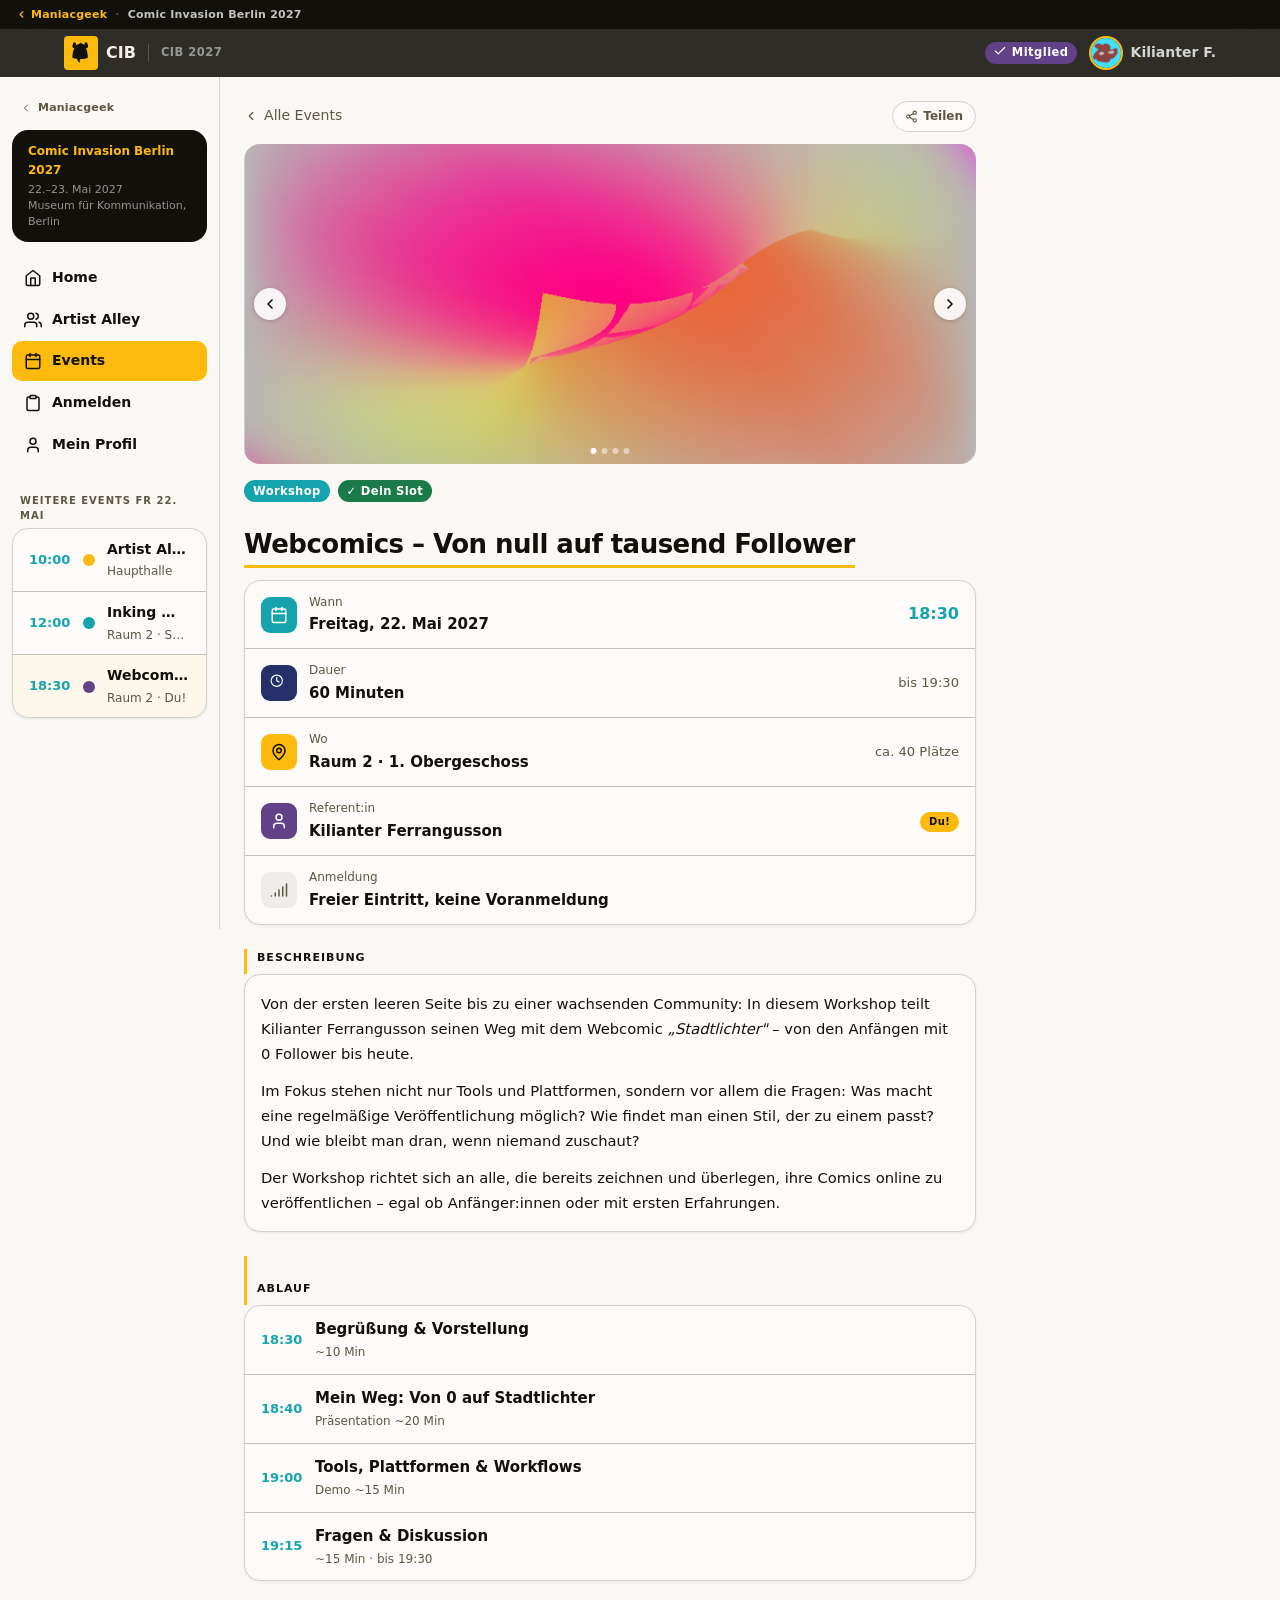
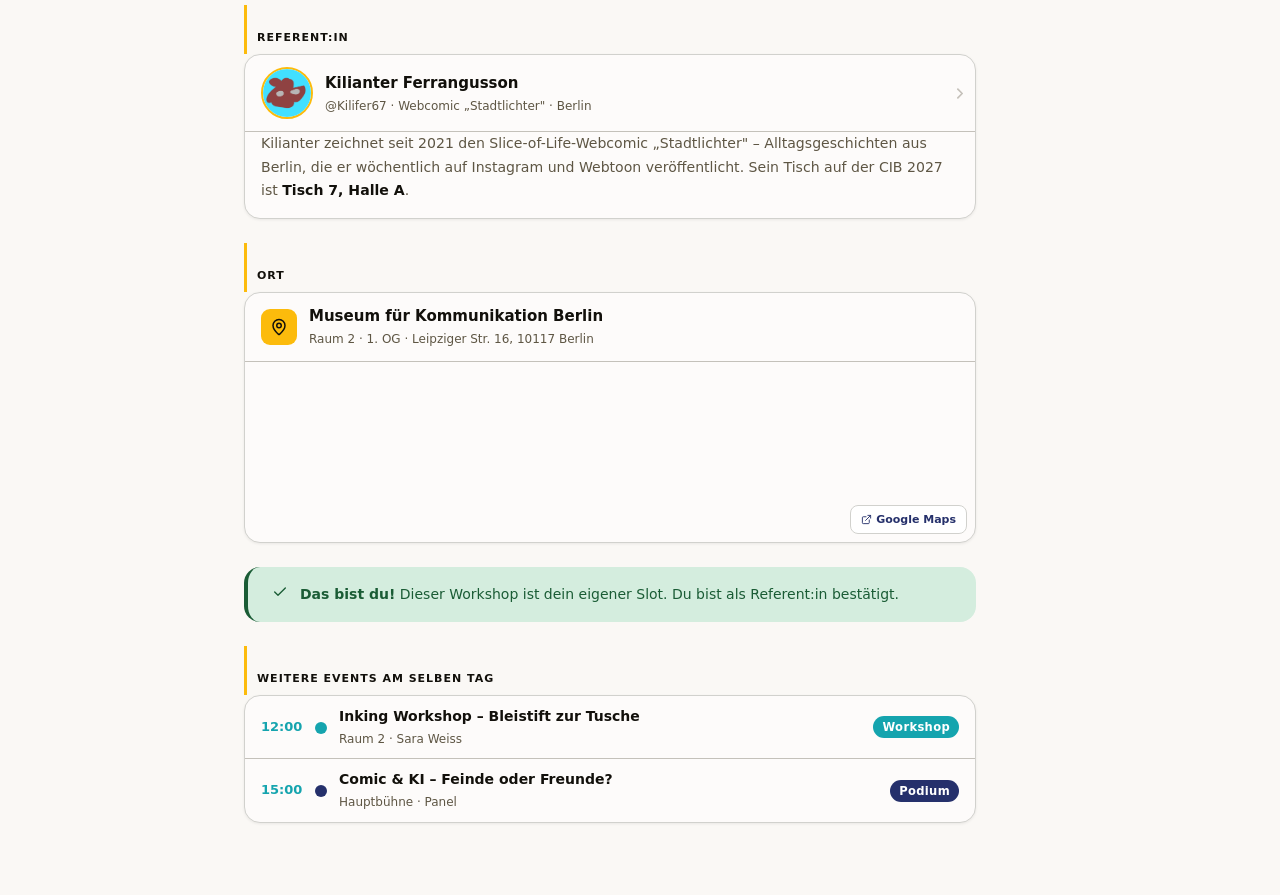
<file: prototype/event-detail.html>
<!DOCTYPE html>
<html lang="de">
<head>
  <meta charset="utf-8">
  <meta name="viewport" content="width=device-width, initial-scale=1">
  <title>Webcomics – Von null auf tausend Follower – CIB 2027 – CIB</title>
  <link rel="stylesheet" href="kern-aaly.css">
  <script>
    // Read query params and patch page before render
    (function() {
      const p = new URLSearchParams(location.search);
      if (!p.get('title')) return;

      // Patch <title>
      document.addEventListener('DOMContentLoaded', function() {
        const t = p.get('title'), time = p.get('time'), date = p.get('date');
        const badge = p.get('badge'), bc = p.get('badgeClass'), meta = p.get('meta');
        const own = p.get('own') === '1';

        // Page title
        document.title = t + ' – CIB 2027 – CIB';

        // Heading
        const h = document.querySelector('.kern-page-title');
        if (h) h.textContent = t;

        // Time in key-facts cell
        const timeEl = document.querySelector('.ev-time-val');
        if (timeEl) timeEl.textContent = time;

        // Date in key-facts cell
        const dateEl = document.querySelector('.ev-date-val');
        if (dateEl) dateEl.textContent = date;

        // Meta (location/speaker line) in key-facts
        const metaEl = document.querySelector('.ev-meta-val');
        if (metaEl) metaEl.textContent = meta;

        // Badge row: clear and re-render
        const badgeRow = document.querySelector('.ev-badge-row');
        if (badgeRow) {
          badgeRow.innerHTML = '';
          const b = document.createElement('span');
          b.className = 'kern-badge kern-badge--' + bc;
          b.textContent = badge;
          badgeRow.appendChild(b);
          if (own) {
            const b2 = document.createElement('span');
            b2.className = 'kern-badge kern-badge--success';
            b2.textContent = '✓ Dein Slot';
            badgeRow.appendChild(b2);
          }
        }

        // Own-slot alert visibility
        const alert = document.querySelector('.ev-own-alert');
        if (alert) alert.style.display = own ? '' : 'none';

        // Referent row: show/hide "Du!" badge
        const duBadge = document.querySelector('.ev-du-badge');
        if (duBadge) duBadge.style.display = own ? '' : 'none';
      });
    })();
  </script>
</head>
<body>

<a href="#main-content" class="skip-link">Zum Hauptinhalt springen</a>

<!-- ── Platform Bar (Maniacgeek-Kontext) ── -->
<div class="kern-platform-bar">
  <a href="#" class="kern-platform-bar__link" onclick="return false;">
    <svg viewBox="0 0 24 24" width="11" height="11" fill="none" stroke="currentColor" stroke-width="2.5" stroke-linecap="round" stroke-linejoin="round"><path d="m15 18-6-6 6-6"/></svg>
    Maniacgeek
  </a>
  <span class="kern-platform-bar__sep">·</span>
  <span class="kern-platform-bar__space">Comic Invasion Berlin 2027</span>
</div>
<header class="kern-kopfzeile" role="banner">
  <div class="kern-kopfzeile__inner">
    <button class="kern-kopfzeile__logo-btn" onclick="openDrawer()" aria-label="Menü öffnen">
      <div class="kern-kopfzeile__logo-mark">
        <svg viewBox="87 177 62 72" width="22" height="22" fill="currentColor" aria-hidden="true">
          <path fill-rule="evenodd" d="M134.4,197.1c3.4,7.1,5.9,17.1,5.9,31.1,0,.1,0,.2-.2.3-7.9,4.1-20.8,4.4-24.8,4.6,0,0-.2,0-.2.1-.3.5-1.4,2.7-1.4,5.6,0,2.3.7,4.6,1.1,5.8,0,.3-.2.5-.4.4-4.4-2.5-8.3-6.7-9.1-12.6,0-.1-.1-.2-.3-.3-4.6-.4-9.3-1.2-13.4-3-1.1-.5-1.8-1.7-1.8-2.9.3-13.7,3-23.1,6.6-29.7,0,0,0,0-.1,0-3.5,0-6.4-.4-6.3-5.6,0-6.4,2.9-13.3,6.4-13.3,3.3,0,5.9,4.3,6.3,10,0,.3.3.4.5.2,5.1-4.6,10.1-5.7,11.7-5.9.2,0,.3-.2.3-.3v-2c0-.2.2-.3.4-.3,1.5.3,6.9,2,12.2,7.9.2.2.5.1.5-.2.5-5.3,3.2-9.2,6.3-9.2,3.5,0,6.3,6.9,6.3,13.3s-4.5,5.6-6,5.6c-.2,0-.4.2-.3.4"/>
        </svg>
      </div>
      CIB
      <span class="kern-kopfzeile__space-name">CIB 2027</span>
    </button>
    
    <div class="kern-kopfzeile__actions">
      <span class="kern-member-chip"><svg class="lucide" aria-hidden="true" viewBox="0 0 24 24" width="14" height="14" fill="none" stroke="currentColor" stroke-width="2" stroke-linecap="round" stroke-linejoin="round"><path d="M20 6 9 17l-5-5"/></svg> Mitglied</span>
      <div class="kern-kopfzeile__user">
        <div class="kern-kopfzeile__avatar"><img src="../FakeImages/Avatar copy 4.png" alt="Kilianter Ferrangusson"></div>
        <span>Kilianter F.</span>
      </div>
    </div>
  </div>
</header>

<main id="main-content">
<div class="kern-app-layout">

  <!-- ── Sidebar Navigation (900px+) ── -->
  <aside class="kern-sidebar" aria-label="Space-Navigation">
    <a href="#" class="kern-sidebar-back" onclick="return false;" aria-label="Zurück zu Maniacgeek">
      <svg viewBox="0 0 24 24" width="12" height="12" fill="none" stroke="currentColor" stroke-width="2" stroke-linecap="round" stroke-linejoin="round"><path d="m15 18-6-6 6-6"/></svg>
      Maniacgeek
    </a>
    <div class="kern-sidebar-space">
      <div class="kern-sidebar-space__name">Comic Invasion Berlin 2027</div>
      <div class="kern-sidebar-space__meta">22.–23. Mai 2027<br>Museum für Kommunikation, Berlin</div>
    </div>
    <nav class="kern-sidebar-nav" aria-label="Navigation">
      <a href="index.html" class="kern-sidebar-nav__item">
        <svg viewBox="0 0 24 24" width="18" height="18" fill="none" stroke="currentColor" stroke-width="2" stroke-linecap="round" stroke-linejoin="round"><path d="m3 9 9-7 9 7v11a2 2 0 0 1-2 2H5a2 2 0 0 1-2-2z"/><polyline points="9 22 9 12 15 12 15 22"/></svg>
        Home
      </a>
      <a href="artists.html" class="kern-sidebar-nav__item">
        <svg viewBox="0 0 24 24" width="18" height="18" fill="none" stroke="currentColor" stroke-width="2" stroke-linecap="round" stroke-linejoin="round"><path d="M17 21v-2a4 4 0 0 0-4-4H5a4 4 0 0 0-4 4v2"/><circle cx="9" cy="7" r="4"/><path d="M23 21v-2a4 4 0 0 0-3-3.87"/><path d="M16 3.13a4 4 0 0 1 0 7.75"/></svg>
        Artist Alley
      </a>
      <a href="events.html" class="kern-sidebar-nav__item active">
        <svg viewBox="0 0 24 24" width="18" height="18" fill="none" stroke="currentColor" stroke-width="2" stroke-linecap="round" stroke-linejoin="round"><path d="M8 2v4"/><path d="M16 2v4"/><rect width="18" height="18" x="3" y="4" rx="2"/><path d="M3 10h18"/></svg>
        Events
      </a>
      <a href="anmelden.html" class="kern-sidebar-nav__item">
        <svg viewBox="0 0 24 24" width="18" height="18" fill="none" stroke="currentColor" stroke-width="2" stroke-linecap="round" stroke-linejoin="round"><rect width="8" height="4" x="8" y="2" rx="1" ry="1"/><path d="M16 4h2a2 2 0 0 1 2 2v14a2 2 0 0 1-2 2H6a2 2 0 0 1-2-2V6a2 2 0 0 1 2-2h2"/></svg>
        Anmelden
      </a>
      <a href="artist-portfolio.html" class="kern-sidebar-nav__item">
        <svg viewBox="0 0 24 24" width="18" height="18" fill="none" stroke="currentColor" stroke-width="2" stroke-linecap="round" stroke-linejoin="round"><path d="M19 21v-2a4 4 0 0 0-4-4H9a4 4 0 0 0-4 4v2"/><circle cx="12" cy="7" r="4"/></svg>
        Mein Profil
      </a>
    </nav>

    <!-- Weitere Events heute -->
    <div class="kern-section-label">Weitere Events Fr 22. Mai</div>
    <div class="kern-cell-group">
      <a href="event-detail.html" class="kern-event-cell">
        <span class="kern-event-cell__time">10:00</span>
        <span class="kern-event-cell__dot" style="background:var(--cib-yellow);"></span>
        <div class="kern-event-cell__body">
          <span class="kern-event-cell__title">Artist Alley – Tag 1</span>
          <span class="kern-event-cell__meta">Haupthalle</span>
        </div>
      </a>
      <a href="event-detail.html" class="kern-event-cell">
        <span class="kern-event-cell__time">12:00</span>
        <span class="kern-event-cell__dot" style="background:var(--cib-teal);"></span>
        <div class="kern-event-cell__body">
          <span class="kern-event-cell__title">Inking Workshop</span>
          <span class="kern-event-cell__meta">Raum 2 · Sara Weiss</span>
        </div>
      </a>
      <a href="event-detail.html" class="kern-event-cell" style="background:rgba(252,187,12,.06);">
        <span class="kern-event-cell__time">18:30</span>
        <span class="kern-event-cell__dot" style="background:var(--cib-purple);"></span>
        <div class="kern-event-cell__body">
          <span class="kern-event-cell__title">Webcomics-Workshop</span>
          <span class="kern-event-cell__meta">Raum 2 · Du!</span>
        </div>
      </a>
    </div>
  </aside>

  <!-- ── MAIN CONTENT ── -->
  <div class="kern-main-col">

    <!-- ── Zurück-Link & Share-Button ── -->
    <div class="kern-share-row">
      <a href="events.html" style="display:inline-flex;align-items:center;gap:6px;font-size:0.88rem;color:var(--color-text-muted);text-decoration:none;">
        <svg class="lucide" viewBox="0 0 24 24" width="14" height="14" fill="none" stroke="currentColor" stroke-width="2" stroke-linecap="round" stroke-linejoin="round"><path d="m15 18-6-6 6-6"/></svg>
        Alle Events
      </a>
      <a href="#" class="kern-share-pill" onclick="return false;">
        <svg viewBox="0 0 24 24" width="13" height="13" fill="none" stroke="currentColor" stroke-width="2" stroke-linecap="round" stroke-linejoin="round"><circle cx="18" cy="5" r="3"/><circle cx="6" cy="12" r="3"/><circle cx="18" cy="19" r="3"/><line x1="8.59" x2="15.42" y1="13.51" y2="17.49"/><line x1="15.41" x2="8.59" y1="6.51" y2="10.49"/></svg>
        Teilen
      </a>
    </div>

    <!-- ── Hero Carousel (Event-Bilder) ── -->
    <div class="ev-carousel" id="evCarousel">
      <div class="ev-carousel__track" id="evTrack">
        <img src="../FakeImages/Art copy.png"  alt="Impression 1" class="ev-carousel__slide">
        <img src="../FakeImages/Art copy 2.png" alt="Impression 2" class="ev-carousel__slide">
        <img src="../FakeImages/Art copy 3.png" alt="Impression 3" class="ev-carousel__slide">
        <img src="../FakeImages/Art.png"        alt="Impression 4" class="ev-carousel__slide">
      </div>
      <button class="ev-carousel__btn ev-carousel__btn--prev" onclick="evSlide(-1)" aria-label="Zurück">
        <svg viewBox="0 0 24 24" width="16" height="16" fill="none" stroke="currentColor" stroke-width="2.5" stroke-linecap="round" stroke-linejoin="round"><path d="m15 18-6-6 6-6"/></svg>
      </button>
      <button class="ev-carousel__btn ev-carousel__btn--next" onclick="evSlide(1)" aria-label="Weiter">
        <svg viewBox="0 0 24 24" width="16" height="16" fill="none" stroke="currentColor" stroke-width="2.5" stroke-linecap="round" stroke-linejoin="round"><path d="m9 18 6-6-6-6"/></svg>
      </button>
      <div class="ev-carousel__dots" id="evDots">
        <span class="ev-carousel__dot active"></span>
        <span class="ev-carousel__dot"></span>
        <span class="ev-carousel__dot"></span>
        <span class="ev-carousel__dot"></span>
      </div>
    </div>

    <!-- ── Event-Header: Badges & Titel ── -->
    <div class="ev-badge-row" style="display:flex;flex-wrap:wrap;gap:var(--s2);margin-bottom:var(--s3);">
      <span class="kern-badge kern-badge--teal">Workshop</span>
      <span class="kern-badge kern-badge--success">✓ Dein Slot</span>
    </div>

    <div class="kern-page-title" style="margin-bottom:var(--s3);">Webcomics – Von null auf tausend Follower</div>

    <script>
      let evIdx = 0;
      const evSlides = document.querySelectorAll('.ev-carousel__slide');
      const evDots   = document.querySelectorAll('.ev-carousel__dot');
      function evSlide(dir) {
        evIdx = (evIdx + dir + evSlides.length) % evSlides.length;
        document.getElementById('evTrack').style.transform = 'translateX(-' + (evIdx * 100) + '%)';
        evDots.forEach((d,i) => d.classList.toggle('active', i === evIdx));
      }
    </script>

    <!-- ── Key Facts: Wann / Dauer / Wo / Referent / Anmeldung ── -->
    <div class="kern-cell-group" style="margin-bottom:var(--s5);">
      <div class="kern-cell">
        <div class="kern-cell__icon kern-cell__icon--teal">
          <svg class="lucide" viewBox="0 0 24 24" width="18" height="18" fill="none" stroke="currentColor" stroke-width="2" stroke-linecap="round" stroke-linejoin="round"><path d="M8 2v4"/><path d="M16 2v4"/><rect width="18" height="18" x="3" y="4" rx="2"/><path d="M3 10h18"/></svg>
        </div>
        <div class="kern-cell__content">
          <span class="kern-cell__sub">Wann</span>
          <span class="kern-cell__title ev-date-val">Freitag, 22. Mai 2027</span>
        </div>
        <div class="kern-cell__right" style="font-size:1rem;font-weight:800;color:var(--cib-teal);"><span class="ev-time-val">18:30</span></div>
      </div>
      <div class="kern-cell">
        <div class="kern-cell__icon kern-cell__icon--navy">
          <svg class="lucide" viewBox="0 0 24 24" width="18" height="18" fill="none" stroke="currentColor" stroke-width="2" stroke-linecap="round" stroke-linejoin="round"><svg class="lucide" viewBox="0 0 24 24" width="18" height="18" fill="none" stroke="currentColor" stroke-width="2"><circle cx="12" cy="12" r="10"/><polyline points="12 6 12 12 16 14"/></svg></svg>
        </div>
        <div class="kern-cell__content">
          <span class="kern-cell__sub">Dauer</span>
          <span class="kern-cell__title">60 Minuten</span>
        </div>
        <div class="kern-cell__right" style="font-size:0.82rem;color:var(--color-text-muted);">bis 19:30</div>
      </div>
      <div class="kern-cell">
        <div class="kern-cell__icon kern-cell__icon--yellow">
          <svg class="lucide" viewBox="0 0 24 24" width="18" height="18" fill="none" stroke="currentColor" stroke-width="2" stroke-linecap="round" stroke-linejoin="round"><path d="M20 10c0 4.993-5.539 10.193-7.399 11.799a1 1 0 0 1-1.202 0C9.539 20.193 4 14.993 4 10a8 8 0 0 1 16 0"/><circle cx="12" cy="10" r="3"/></svg>
        </div>
        <div class="kern-cell__content">
          <span class="kern-cell__sub">Wo</span>
          <span class="kern-cell__title ev-meta-val">Raum 2 · 1. Obergeschoss</span>
        </div>
        <div class="kern-cell__right" style="font-size:0.82rem;color:var(--color-text-muted);">ca. 40 Plätze</div>
      </div>
      <div class="kern-cell">
        <div class="kern-cell__icon kern-cell__icon--purple">
          <svg class="lucide" viewBox="0 0 24 24" width="18" height="18" fill="none" stroke="currentColor" stroke-width="2" stroke-linecap="round" stroke-linejoin="round"><path d="M19 21v-2a4 4 0 0 0-4-4H9a4 4 0 0 0-4 4v2"/><circle cx="12" cy="7" r="4"/></svg>
        </div>
        <div class="kern-cell__content">
          <span class="kern-cell__sub">Referent:in</span>
          <span class="kern-cell__title">Kilianter Ferrangusson</span>
        </div>
        <div class="kern-cell__right">
          <span class="kern-badge kern-badge--brand ev-du-badge" style="font-size:10px;">Du!</span>
        </div>
      </div>
      <div class="kern-cell">
        <div class="kern-cell__icon" style="background:var(--color-surface);color:var(--color-text-muted);">
          <svg class="lucide" viewBox="0 0 24 24" width="18" height="18" fill="none" stroke="currentColor" stroke-width="2" stroke-linecap="round" stroke-linejoin="round"><path d="M2 20h.01"/><path d="M7 20v-4"/><path d="M12 20v-8"/><path d="M17 20V8"/><path d="M22 4v16"/></svg>
        </div>
        <div class="kern-cell__content">
          <span class="kern-cell__sub">Anmeldung</span>
          <span class="kern-cell__title">Freier Eintritt, keine Voranmeldung</span>
        </div>
      </div>
    </div>

    <!-- ── Beschreibung ── -->
    <div class="kern-section-label" style="padding-top:0;">Beschreibung</div>
    <div class="kern-cell-group" style="margin-bottom:var(--s5);">
      <div style="padding:var(--s4);font-size:0.92rem;line-height:1.7;color:var(--color-text);">
        <p style="margin-bottom:var(--s3);">Von der ersten leeren Seite bis zu einer wachsenden Community: In diesem Workshop teilt Kilianter Ferrangusson seinen Weg mit dem Webcomic <em>„Stadtlichter"</em> – von den Anfängen mit 0 Follower bis heute.</p>
        <p style="margin-bottom:var(--s3);">Im Fokus stehen nicht nur Tools und Plattformen, sondern vor allem die Fragen: Was macht eine regelmäßige Veröffentlichung möglich? Wie findet man einen Stil, der zu einem passt? Und wie bleibt man dran, wenn niemand zuschaut?</p>
        <p>Der Workshop richtet sich an alle, die bereits zeichnen und überlegen, ihre Comics online zu veröffentlichen – egal ob Anfänger:innen oder mit ersten Erfahrungen.</p>
      </div>
    </div>

    <!-- ── Ablauf / Agenda ── -->
    <div class="kern-section-label">Ablauf</div>
    <div class="kern-cell-group" style="margin-bottom:var(--s5);">
      <div class="kern-cell">
        <div style="font-weight:800;font-size:13px;color:var(--cib-teal);min-width:42px;flex-shrink:0;">18:30</div>
        <div class="kern-cell__content">
          <span class="kern-cell__title">Begrüßung & Vorstellung</span>
          <span class="kern-cell__sub">~10 Min</span>
        </div>
      </div>
      <div class="kern-cell">
        <div style="font-weight:800;font-size:13px;color:var(--cib-teal);min-width:42px;flex-shrink:0;">18:40</div>
        <div class="kern-cell__content">
          <span class="kern-cell__title">Mein Weg: Von 0 auf Stadtlichter</span>
          <span class="kern-cell__sub">Präsentation ~20 Min</span>
        </div>
      </div>
      <div class="kern-cell">
        <div style="font-weight:800;font-size:13px;color:var(--cib-teal);min-width:42px;flex-shrink:0;">19:00</div>
        <div class="kern-cell__content">
          <span class="kern-cell__title">Tools, Plattformen & Workflows</span>
          <span class="kern-cell__sub">Demo ~15 Min</span>
        </div>
      </div>
      <div class="kern-cell" style="border-bottom:none;">
        <div style="font-weight:800;font-size:13px;color:var(--cib-teal);min-width:42px;flex-shrink:0;">19:15</div>
        <div class="kern-cell__content">
          <span class="kern-cell__title">Fragen & Diskussion</span>
          <span class="kern-cell__sub">~15 Min · bis 19:30</span>
        </div>
      </div>
    </div>

    <!-- ── Referent:in ── -->
    <div class="kern-section-label">Referent:in</div>
    <div class="kern-cell-group" style="margin-bottom:var(--s5);">
      <a href="artist-portfolio.html" class="kern-cell kern-cell--chevron">
        <div class="kern-cell__avatar" style="width:52px;height:52px;border-radius:50%;overflow:hidden;flex-shrink:0;border:2px solid var(--cib-yellow);">
          <img src="../FakeImages/Avatar copy 4.png" alt="Kilianter Ferrangusson" style="width:100%;height:100%;object-fit:cover;">
        </div>
        <div class="kern-cell__content">
          <span class="kern-cell__title">Kilianter Ferrangusson</span>
          <span class="kern-cell__sub">@Kilifer67 · Webcomic „Stadtlichter" · Berlin</span>
        </div>
      </a>
      <div style="padding:0 var(--s4) var(--s4);font-size:0.88rem;line-height:1.65;color:var(--color-text-muted);">
        Kilianter zeichnet seit 2021 den Slice-of-Life-Webcomic „Stadtlichter" – Alltagsgeschichten aus Berlin, die er wöchentlich auf Instagram und Webtoon veröffentlicht. Sein Tisch auf der CIB 2027 ist <strong style="color:var(--color-text);">Tisch 7, Halle A</strong>.
      </div>
    </div>

    <!-- ── Veranstaltungsort + Karte ── -->
    <div class="kern-section-label">Ort</div>
    <div class="kern-cell-group" style="margin-bottom:var(--s5);">
      <div class="kern-cell">
        <div class="kern-cell__icon kern-cell__icon--yellow">
          <svg class="lucide" viewBox="0 0 24 24" width="18" height="18" fill="none" stroke="currentColor" stroke-width="2" stroke-linecap="round" stroke-linejoin="round"><path d="M20 10c0 4.993-5.539 10.193-7.399 11.799a1 1 0 0 1-1.202 0C9.539 20.193 4 14.993 4 10a8 8 0 0 1 16 0"/><circle cx="12" cy="10" r="3"/></svg>
        </div>
        <div class="kern-cell__content">
          <span class="kern-cell__title">Museum für Kommunikation Berlin</span>
          <span class="kern-cell__sub">Raum 2 · 1. OG · Leipziger Str. 16, 10117 Berlin</span>
        </div>
      </div>
      <!-- OSM Map embed -->
      <div style="position:relative; border-radius:0 0 var(--r-card) var(--r-card); overflow:hidden; height:180px;">
        <iframe
          src="https://www.openstreetmap.org/export/embed.html?bbox=13.3818%2C52.5066%2C13.3868%2C52.5092&amp;layer=mapnik&amp;marker=52.5079%2C13.3843"
          style="width:100%;height:100%;border:none;display:block;"
          title="Karte: Museum für Kommunikation Berlin"
          loading="lazy"
        ></iframe>
        <a href="https://www.google.com/maps/search/Museum+für+Kommunikation+Berlin" target="_blank" rel="noopener"
          style="position:absolute;bottom:8px;right:8px;background:rgba(255,255,255,0.92);border:1px solid var(--color-warm-mist);border-radius:8px;padding:5px 10px;font-size:11px;font-weight:700;color:var(--cib-navy);text-decoration:none;display:flex;align-items:center;gap:4px;backdrop-filter:blur(4px);">
          <svg viewBox="0 0 24 24" width="11" height="11" fill="none" stroke="currentColor" stroke-width="2" stroke-linecap="round" stroke-linejoin="round"><path d="M18 13v6a2 2 0 0 1-2 2H5a2 2 0 0 1-2-2V8a2 2 0 0 1 2-2h6"/><polyline points="15 3 21 3 21 9"/><line x1="10" x2="21" y1="14" y2="3"/></svg>
          Google Maps
        </a>
      </div>
    </div>

    <!-- ── Eigener-Slot CTA (nur wenn own=1) ── -->
    <div class="kern-alert kern-alert--success ev-own-alert" style="border-radius:var(--r-card);margin-bottom:var(--s5);">
      <svg class="kern-alert__icon" viewBox="0 0 24 24" width="16" height="16" fill="none" stroke="currentColor" stroke-width="2" stroke-linecap="round" stroke-linejoin="round"><path d="M20 6 9 17l-5-5"/></svg>
      <div><strong>Das bist du!</strong> Dieser Workshop ist dein eigener Slot. Du bist als Referent:in bestätigt.</div>
    </div>

    <!-- ── Weitere Events am selben Tag ── -->
    <div class="kern-section-label">Weitere Events am selben Tag</div>
    <div class="kern-cell-group">
      <a href="event-detail.html" class="kern-event-cell">
        <span class="kern-event-cell__time">12:00</span>
        <span class="kern-event-cell__dot" style="background:var(--cib-teal);"></span>
        <div class="kern-event-cell__body">
          <span class="kern-event-cell__title">Inking Workshop – Bleistift zur Tusche</span>
          <span class="kern-event-cell__meta">Raum 2 · Sara Weiss</span>
        </div>
        <div class="kern-event-cell__right"><span class="kern-badge kern-badge--teal">Workshop</span></div>
      </a>
      <a href="event-detail.html" class="kern-event-cell">
        <span class="kern-event-cell__time">15:00</span>
        <span class="kern-event-cell__dot" style="background:var(--cib-navy);"></span>
        <div class="kern-event-cell__body">
          <span class="kern-event-cell__title">Comic &amp; KI – Feinde oder Freunde?</span>
          <span class="kern-event-cell__meta">Hauptbühne · Panel</span>
        </div>
        <div class="kern-event-cell__right"><span class="kern-badge kern-badge--navy">Podium</span></div>
      </a>
    </div>

  </div><!-- /kern-main-col -->

</div><!-- /kern-app-layout -->
</main>


<nav class="kern-bottom-nav" aria-label="Hauptnavigation">
  <a href="index.html" class="kern-bottom-nav__item">
    <svg viewBox="0 0 24 24" width="22" height="22" fill="none" stroke="currentColor" stroke-width="2" stroke-linecap="round" stroke-linejoin="round"><path d="m3 9 9-7 9 7v11a2 2 0 0 1-2 2H5a2 2 0 0 1-2-2z"/><polyline points="9 22 9 12 15 12 15 22"/></svg>
    Home
  </a>
  <a href="artists.html" class="kern-bottom-nav__item">
    <svg viewBox="0 0 24 24" width="22" height="22" fill="none" stroke="currentColor" stroke-width="2" stroke-linecap="round" stroke-linejoin="round"><path d="M17 21v-2a4 4 0 0 0-4-4H5a4 4 0 0 0-4 4v2"/><circle cx="9" cy="7" r="4"/><path d="M23 21v-2a4 4 0 0 0-3-3.87"/><path d="M16 3.13a4 4 0 0 1 0 7.75"/></svg>
    Artists
  </a>
  <a href="events.html" class="kern-bottom-nav__item active">
    <svg viewBox="0 0 24 24" width="22" height="22" fill="none" stroke="currentColor" stroke-width="2" stroke-linecap="round" stroke-linejoin="round"><path d="M8 2v4"/><path d="M16 2v4"/><rect width="18" height="18" x="3" y="4" rx="2"/><path d="M3 10h18"/></svg>
    Events
  </a>
  <a href="chat.html" class="kern-bottom-nav__item">
    <svg viewBox="0 0 24 24" width="22" height="22" fill="none" stroke="currentColor" stroke-width="2" stroke-linecap="round" stroke-linejoin="round"><path d="M21 15a2 2 0 0 1-2 2H7l-4 4V5a2 2 0 0 1 2-2h14a2 2 0 0 1 2 2z"/></svg>
    Chat
  </a>
  <a href="artist-portfolio.html" class="kern-bottom-nav__item">
    <svg viewBox="0 0 24 24" width="22" height="22" fill="none" stroke="currentColor" stroke-width="2" stroke-linecap="round" stroke-linejoin="round"><path d="M19 21v-2a4 4 0 0 0-4-4H9a4 4 0 0 0-4 4v2"/><circle cx="12" cy="7" r="4"/></svg>
    Profil
  </a>
</nav>


<!-- ── App Drawer (Slide-in Menü) ── -->
<div class="kern-drawer-overlay" id="drawerOverlay" onclick="closeDrawer()"></div>
<div class="kern-drawer" id="appDrawer" aria-hidden="true">
  <div class="kern-drawer__head">
    <div class="kern-drawer__logo-mark">
      <svg viewBox="87 177 62 72" width="22" height="22" fill="currentColor"><path fill-rule="evenodd" d="M134.4,197.1c3.4,7.1,5.9,17.1,5.9,31.1,0,.1,0,.2-.2.3-7.9,4.1-20.8,4.4-24.8,4.6,0,0-.2,0-.2.1-.3.5-1.4,2.7-1.4,5.6,0,2.3.7,4.6,1.1,5.8,0,.3-.2.5-.4.4-4.4-2.5-8.3-6.7-9.1-12.6,0-.1-.1-.2-.3-.3-4.6-.4-9.3-1.2-13.4-3-1.1-.5-1.8-1.7-1.8-2.9.3-13.7,3-23.1,6.6-29.7,0,0,0,0-.1,0-3.5,0-6.4-.4-6.3-5.6,0-6.4,2.9-13.3,6.4-13.3,3.3,0,5.9,4.3,6.3,10,0,.3.3.4.5.2,5.1-4.6,10.1-5.7,11.7-5.9.2,0,.3-.2.3-.3v-2c0-.2.2-.3.4-.3,1.5.3,6.9,2,12.2,7.9.2.2.5.1.5-.2.5-5.3,3.2-9.2,6.3-9.2,3.5,0,6.3,6.9,6.3,13.3s-4.5,5.6-6,5.6c-.2,0-.4.2-.3.4"/></svg>
    </div>
    <div>
      <div class="kern-drawer__title">CIB</div>
      <div class="kern-drawer__subtitle">Comic Invasion Berlin 2027</div>
    </div>
    <button class="kern-drawer__close" onclick="closeDrawer()" aria-label="Schließen">
      <svg viewBox="0 0 24 24" width="18" height="18" fill="none" stroke="currentColor" stroke-width="2" stroke-linecap="round" stroke-linejoin="round"><line x1="18" y1="6" x2="6" y2="18"/><line x1="6" y1="6" x2="18" y2="18"/></svg>
    </button>
  </div>

  <div class="kern-drawer__section">
    <div class="kern-drawer__section-label">Navigation</div>
    <a href="index.html" class="kern-drawer__item">
      <svg viewBox="0 0 24 24" width="18" height="18" fill="none" stroke="currentColor" stroke-width="2" stroke-linecap="round" stroke-linejoin="round"><path d="m3 9 9-7 9 7v11a2 2 0 0 1-2 2H5a2 2 0 0 1-2-2z"/><polyline points="9 22 9 12 15 12 15 22"/></svg>
      Übersicht
    </a>
    <a href="artists.html" class="kern-drawer__item">
      <svg viewBox="0 0 24 24" width="18" height="18" fill="none" stroke="currentColor" stroke-width="2" stroke-linecap="round" stroke-linejoin="round"><path d="M17 21v-2a4 4 0 0 0-4-4H5a4 4 0 0 0-4 4v2"/><circle cx="9" cy="7" r="4"/><path d="M23 21v-2a4 4 0 0 0-3-3.87"/><path d="M16 3.13a4 4 0 0 1 0 7.75"/></svg>
      Artist Alley
    </a>
    <a href="events.html" class="kern-drawer__item">
      <svg viewBox="0 0 24 24" width="18" height="18" fill="none" stroke="currentColor" stroke-width="2" stroke-linecap="round" stroke-linejoin="round"><path d="M8 2v4"/><path d="M16 2v4"/><rect width="18" height="18" x="3" y="4" rx="2"/><path d="M3 10h18"/></svg>
      Events
    </a>
    <a href="chat.html" class="kern-drawer__item">
      <svg viewBox="0 0 24 24" width="18" height="18" fill="none" stroke="currentColor" stroke-width="2" stroke-linecap="round" stroke-linejoin="round"><path d="M21 15a2 2 0 0 1-2 2H7l-4 4V5a2 2 0 0 1 2-2h14a2 2 0 0 1 2 2z"/></svg>
      Chat & Community
    </a>
  </div>

  <div class="kern-drawer__divider"></div>

  <div class="kern-drawer__section">
    <div class="kern-drawer__section-label">Mein Bereich</div>
    <a href="#" class="kern-drawer__item" onclick="return false;">
      <svg viewBox="0 0 24 24" width="18" height="18" fill="none" stroke="currentColor" stroke-width="2" stroke-linecap="round" stroke-linejoin="round"><rect width="8" height="4" x="8" y="2" rx="1" ry="1"/><path d="M16 4h2a2 2 0 0 1 2 2v14a2 2 0 0 1-2 2H6a2 2 0 0 1-2-2V6a2 2 0 0 1 2-2h2"/></svg>
      Meine Anmeldung
    </a>
    <a href="artist-portfolio.html" class="kern-drawer__item">
      <svg viewBox="0 0 24 24" width="18" height="18" fill="none" stroke="currentColor" stroke-width="2" stroke-linecap="round" stroke-linejoin="round"><path d="M19 21v-2a4 4 0 0 0-4-4H9a4 4 0 0 0-4 4v2"/><circle cx="12" cy="7" r="4"/></svg>
      Mein Profil
    </a>
  </div>

  <div class="kern-drawer__divider"></div>

  <div class="kern-drawer__section">
    <div class="kern-drawer__section-label">Maniacgeek</div>
    <a href="#" class="kern-drawer__item" onclick="return false;">
      <svg viewBox="0 0 24 24" width="18" height="18" fill="none" stroke="currentColor" stroke-width="2" stroke-linecap="round" stroke-linejoin="round"><path d="m15 18-6-6 6-6"/></svg>
      Zurück zu Maniacgeek
    </a>
  </div>

  <div class="kern-drawer__user">
    <img src="../FakeImages/Avatar copy 4.png" alt="Kilianter Ferrangusson" class="kern-drawer__avatar">
    <div>
      <div class="kern-drawer__user-name">Kilianter Ferrangusson</div>
      <div class="kern-drawer__user-role">Artist · Mitglied</div>
    </div>
  </div>
</div>

<script>
function openDrawer() {
  document.getElementById('appDrawer').classList.add('open');
  document.getElementById('drawerOverlay').classList.add('open');
  document.getElementById('appDrawer').removeAttribute('aria-hidden');
}
function closeDrawer() {
  document.getElementById('appDrawer').classList.remove('open');
  document.getElementById('drawerOverlay').classList.remove('open');
  document.getElementById('appDrawer').setAttribute('aria-hidden','true');
}
document.addEventListener('keydown', e => { if(e.key==='Escape') closeDrawer(); });
</script>

</body>
</html>
</file>
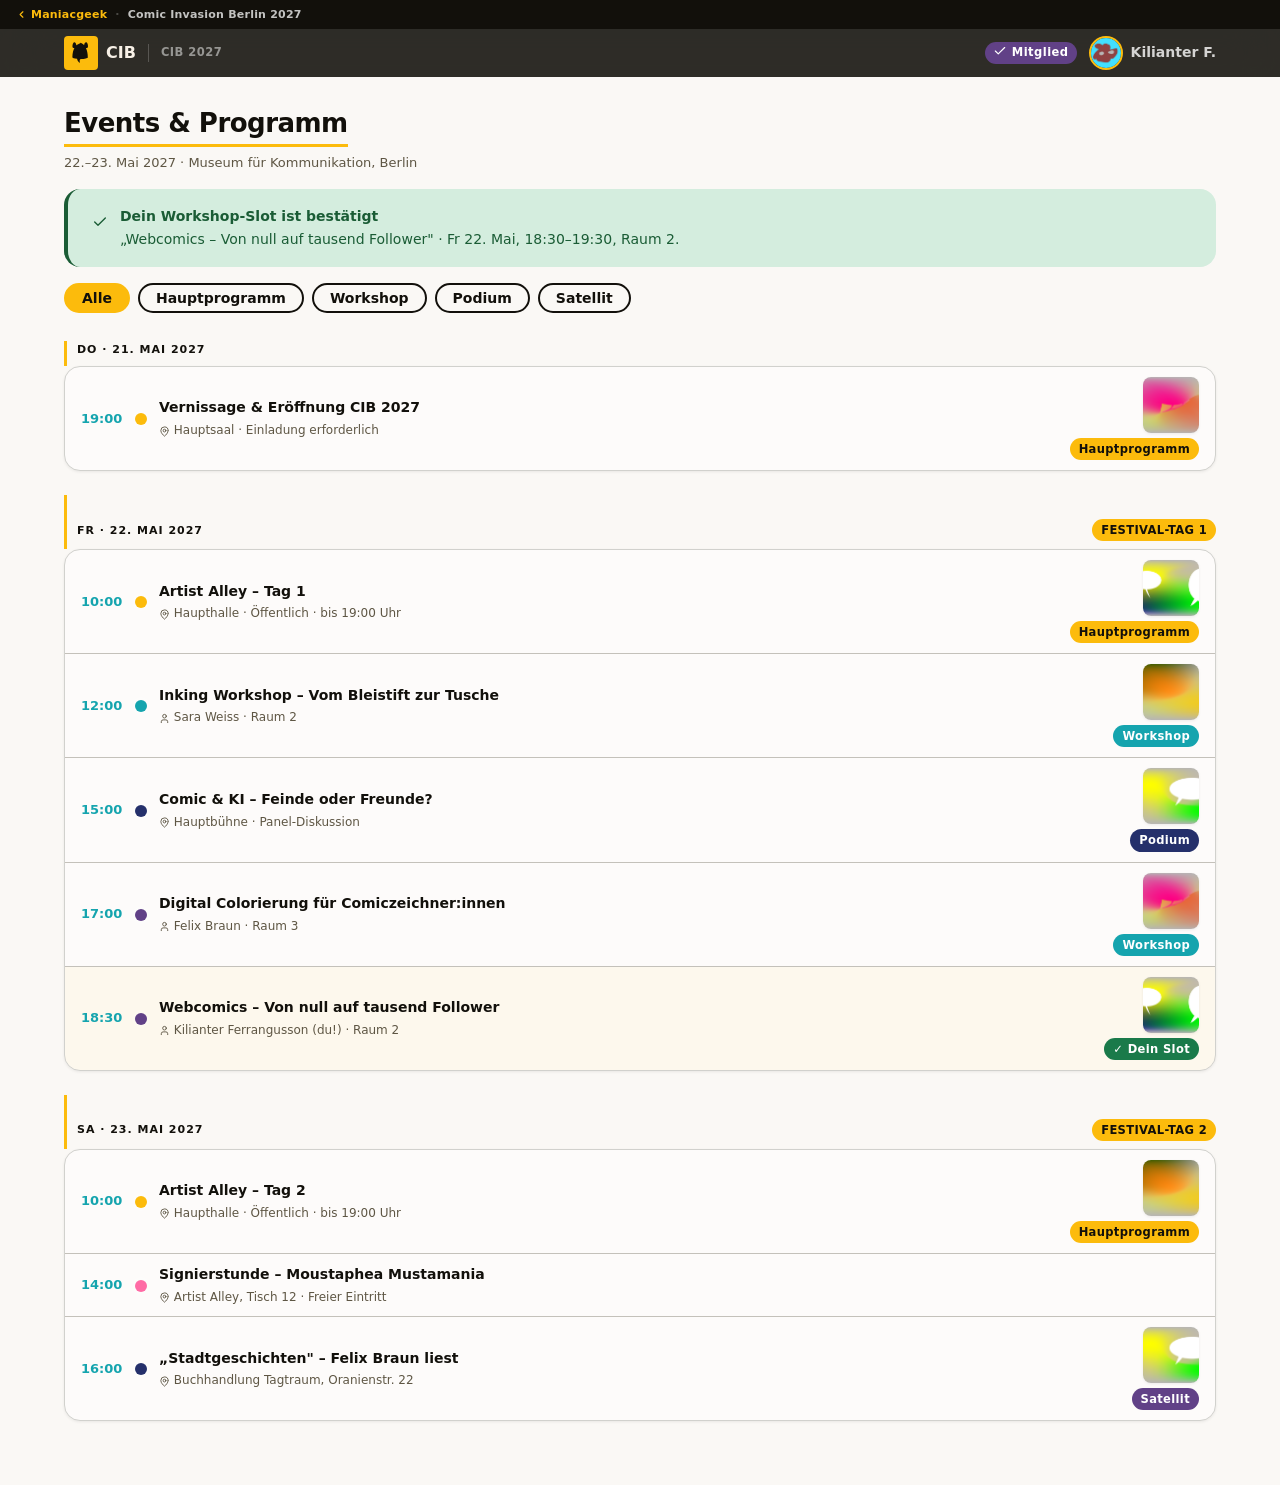
<file: prototype/events.html>
<!DOCTYPE html>
<html lang="de">
<head>
  <meta charset="utf-8">
  <meta name="viewport" content="width=device-width, initial-scale=1">
  <title>Events & Programm – CIB 2027 – CIB</title>
  <link rel="stylesheet" href="kern-aaly.css">
</head>
<body>

<a href="#main-content" class="skip-link">Zum Hauptinhalt springen</a>

<!-- ── Platform Bar (Maniacgeek-Kontext) ── -->
<div class="kern-platform-bar">
  <a href="#" class="kern-platform-bar__link" onclick="return false;">
    <svg viewBox="0 0 24 24" width="11" height="11" fill="none" stroke="currentColor" stroke-width="2.5" stroke-linecap="round" stroke-linejoin="round"><path d="m15 18-6-6 6-6"/></svg>
    Maniacgeek
  </a>
  <span class="kern-platform-bar__sep">·</span>
  <span class="kern-platform-bar__space">Comic Invasion Berlin 2027</span>
</div>
<header class="kern-kopfzeile" role="banner">
  <div class="kern-kopfzeile__inner">
    <button class="kern-kopfzeile__logo-btn" onclick="openDrawer()" aria-label="Menü öffnen">
      <div class="kern-kopfzeile__logo-mark">
        <svg viewBox="87 177 62 72" width="22" height="22" fill="currentColor" aria-hidden="true">
          <path fill-rule="evenodd" d="M134.4,197.1c3.4,7.1,5.9,17.1,5.9,31.1,0,.1,0,.2-.2.3-7.9,4.1-20.8,4.4-24.8,4.6,0,0-.2,0-.2.1-.3.5-1.4,2.7-1.4,5.6,0,2.3.7,4.6,1.1,5.8,0,.3-.2.5-.4.4-4.4-2.5-8.3-6.7-9.1-12.6,0-.1-.1-.2-.3-.3-4.6-.4-9.3-1.2-13.4-3-1.1-.5-1.8-1.7-1.8-2.9.3-13.7,3-23.1,6.6-29.7,0,0,0,0-.1,0-3.5,0-6.4-.4-6.3-5.6,0-6.4,2.9-13.3,6.4-13.3,3.3,0,5.9,4.3,6.3,10,0,.3.3.4.5.2,5.1-4.6,10.1-5.7,11.7-5.9.2,0,.3-.2.3-.3v-2c0-.2.2-.3.4-.3,1.5.3,6.9,2,12.2,7.9.2.2.5.1.5-.2.5-5.3,3.2-9.2,6.3-9.2,3.5,0,6.3,6.9,6.3,13.3s-4.5,5.6-6,5.6c-.2,0-.4.2-.3.4"/>
        </svg>
      </div>
      CIB
      <span class="kern-kopfzeile__space-name">CIB 2027</span>
    </button>
    
    <div class="kern-kopfzeile__actions">
      <span class="kern-member-chip"><svg class="lucide" aria-hidden="true" viewBox="0 0 24 24" width="14" height="14" fill="none" stroke="currentColor" stroke-width="2" stroke-linecap="round" stroke-linejoin="round"><path d="M20 6 9 17l-5-5"/></svg> Mitglied</span>
      <div class="kern-kopfzeile__user">
        <div class="kern-kopfzeile__avatar"><img src="../FakeImages/Avatar copy 4.png" alt="Kilianter Ferrangusson"></div>
        <span>Kilianter F.</span>
      </div>
    </div>
  </div>
</header>

<main id="main-content">
<div class="kern-container" style="padding-top:var(--s4); padding-bottom:var(--s6);">

  <div class="kern-page-title">Events & Programm</div>
  <div class="kern-page-caption">22.–23. Mai 2027 · Museum für Kommunikation, Berlin</div>

  <!-- ── Status-Alert: Eigener Workshop-Slot bestätigt ── -->
  <div class="kern-alert kern-alert--success" style="margin-bottom:var(--s4); border-radius:var(--r-card);">
    <span class="kern-alert__icon"><svg class="lucide" viewBox="0 0 24 24" width="16" height="16" fill="none" stroke="currentColor" stroke-width="2" stroke-linecap="round" stroke-linejoin="round"><path d="M20 6 9 17l-5-5"/></svg></span>
    <div><strong>Dein Workshop-Slot ist bestätigt</strong><br>„Webcomics – Von null auf tausend Follower" · Fr 22. Mai, 18:30–19:30, Raum 2.</div>
  </div>

  <!-- ── Filter Pills (Kategorie-Filter) ── -->
  <div style="display:flex; gap:var(--s2); overflow-x:auto; padding-bottom:var(--s3); margin:0 calc(-1*var(--s5)); padding-left:var(--s5); padding-right:var(--s5); scrollbar-width:none; margin-bottom:var(--s4);">
    <button class="kern-btn kern-btn--primary kern-btn--sm" style="flex-shrink:0;">Alle</button>
    <button class="kern-btn kern-btn--secondary kern-btn--sm" style="flex-shrink:0;">Hauptprogramm</button>
    <button class="kern-btn kern-btn--secondary kern-btn--sm" style="flex-shrink:0;">Workshop</button>
    <button class="kern-btn kern-btn--secondary kern-btn--sm" style="flex-shrink:0;">Podium</button>
    <button class="kern-btn kern-btn--secondary kern-btn--sm" style="flex-shrink:0;">Satellit</button>
  </div>

  <!-- ── Programm: Do 21. Mai (Vernissage) ── -->
  <div class="kern-section-label" style="padding-top:0;">Do · 21. Mai 2027</div>
  <div class="kern-cell-group" style="margin-bottom:var(--s5);">
    <a href="event-detail.html?title=Vernissage+%26+Er%C3%B6ffnung+CIB+2027&time=19%3A00&date=Do%2C+21.+Mai+2027&badge=Hauptprogramm&badgeClass=brand&meta=Hauptsaal+%C2%B7+Einladung+erforderlich&own=0" class="kern-event-cell">
      <span class="kern-event-cell__time">19:00</span>
      <span class="kern-event-cell__dot" style="background:var(--cib-yellow);"></span>
      <div class="kern-event-cell__body">
        <span class="kern-event-cell__title">Vernissage &amp; Eröffnung CIB 2027</span>
        <span class="kern-event-cell__meta"><svg class="lucide" viewBox="0 0 24 24" width="11" height="11" fill="none" stroke="currentColor" stroke-width="2" stroke-linecap="round" stroke-linejoin="round"><path d="M20 10c0 4.993-5.539 10.193-7.399 11.799a1 1 0 0 1-1.202 0C9.539 20.193 4 14.993 4 10a8 8 0 0 1 16 0"/><circle cx="12" cy="10" r="3"/></svg> Hauptsaal · Einladung erforderlich</span>
      </div>
      <div class="kern-event-cell__right">
      <img class="kern-event-cell__thumb" src="../FakeImages/Art copy.png" alt="">
      <span class="kern-badge kern-badge--brand">Hauptprogramm</span>
    </div>
    </a>
  </div>

  <!-- ── Programm: Fr 22. Mai (Festival-Tag 1) ── -->
  <div class="kern-section-label">Fr · 22. Mai 2027 <span class="kern-badge kern-badge--brand">Festival-Tag 1</span></div>
  <div class="kern-cell-group" style="margin-bottom:var(--s5);">
    <a href="event-detail.html?title=Artist+Alley+%E2%80%93+Tag+1&time=10%3A00&date=Fr%2C+22.+Mai+2027&badge=Hauptprogramm&badgeClass=brand&meta=Haupthalle+%C2%B7+%C3%96ffentlich+%C2%B7+bis+19%3A00+Uhr&own=0" class="kern-event-cell">
      <span class="kern-event-cell__time">10:00</span>
      <span class="kern-event-cell__dot" style="background:var(--cib-yellow);"></span>
      <div class="kern-event-cell__body">
        <span class="kern-event-cell__title">Artist Alley – Tag 1</span>
        <span class="kern-event-cell__meta"><svg class="lucide" viewBox="0 0 24 24" width="11" height="11" fill="none" stroke="currentColor" stroke-width="2" stroke-linecap="round" stroke-linejoin="round"><path d="M20 10c0 4.993-5.539 10.193-7.399 11.799a1 1 0 0 1-1.202 0C9.539 20.193 4 14.993 4 10a8 8 0 0 1 16 0"/><circle cx="12" cy="10" r="3"/></svg> Haupthalle · Öffentlich · bis 19:00 Uhr</span>
      </div>
      <div class="kern-event-cell__right">
      <img class="kern-event-cell__thumb" src="../FakeImages/Art copy 2.png" alt="">
      <span class="kern-badge kern-badge--brand">Hauptprogramm</span>
    </div>
    </a>
    <a href="event-detail.html?title=Inking+Workshop+%E2%80%93+Vom+Bleistift+zur+Tusche&time=12%3A00&date=Fr%2C+22.+Mai+2027&badge=Workshop&badgeClass=teal&meta=Sara+Weiss+%C2%B7+Raum+2&own=0" class="kern-event-cell">
      <span class="kern-event-cell__time">12:00</span>
      <span class="kern-event-cell__dot" style="background:var(--cib-teal);"></span>
      <div class="kern-event-cell__body">
        <span class="kern-event-cell__title">Inking Workshop – Vom Bleistift zur Tusche</span>
        <span class="kern-event-cell__meta"><svg class="lucide" viewBox="0 0 24 24" width="11" height="11" fill="none" stroke="currentColor" stroke-width="2" stroke-linecap="round" stroke-linejoin="round"><path d="M19 21v-2a4 4 0 0 0-4-4H9a4 4 0 0 0-4 4v2"/><circle cx="12" cy="7" r="4"/></svg> Sara Weiss · Raum 2</span>
      </div>
      <div class="kern-event-cell__right">
      <img class="kern-event-cell__thumb" src="../FakeImages/Art copy 3.png" alt="">
      <span class="kern-badge kern-badge--teal">Workshop</span>
    </div>
    </a>
    <a href="event-detail.html?title=Comic+%26+KI+%E2%80%93+Feinde+oder+Freunde%3F&time=15%3A00&date=Fr%2C+22.+Mai+2027&badge=Podium&badgeClass=navy&meta=Hauptb%C3%BChne+%C2%B7+Panel-Diskussion&own=0" class="kern-event-cell">
      <span class="kern-event-cell__time">15:00</span>
      <span class="kern-event-cell__dot" style="background:var(--cib-navy);"></span>
      <div class="kern-event-cell__body">
        <span class="kern-event-cell__title">Comic &amp; KI – Feinde oder Freunde?</span>
        <span class="kern-event-cell__meta"><svg class="lucide" viewBox="0 0 24 24" width="11" height="11" fill="none" stroke="currentColor" stroke-width="2" stroke-linecap="round" stroke-linejoin="round"><path d="M20 10c0 4.993-5.539 10.193-7.399 11.799a1 1 0 0 1-1.202 0C9.539 20.193 4 14.993 4 10a8 8 0 0 1 16 0"/><circle cx="12" cy="10" r="3"/></svg> Hauptbühne · Panel-Diskussion</span>
      </div>
      <div class="kern-event-cell__right">
      <img class="kern-event-cell__thumb" src="../FakeImages/Art.png" alt="">
      <span class="kern-badge kern-badge--navy">Podium</span>
    </div>
    </a>
    <a href="event-detail.html?title=Digital+Colorierung+f%C3%BCr+Comiczeichner%3Ainnen&time=17%3A00&date=Fr%2C+22.+Mai+2027&badge=Workshop&badgeClass=teal&meta=Felix+Braun+%C2%B7+Raum+3&own=0" class="kern-event-cell">
      <span class="kern-event-cell__time">17:00</span>
      <span class="kern-event-cell__dot" style="background:var(--cib-purple);"></span>
      <div class="kern-event-cell__body">
        <span class="kern-event-cell__title">Digital Colorierung für Comiczeichner:innen</span>
        <span class="kern-event-cell__meta"><svg class="lucide" viewBox="0 0 24 24" width="11" height="11" fill="none" stroke="currentColor" stroke-width="2" stroke-linecap="round" stroke-linejoin="round"><path d="M19 21v-2a4 4 0 0 0-4-4H9a4 4 0 0 0-4 4v2"/><circle cx="12" cy="7" r="4"/></svg> Felix Braun · Raum 3</span>
      </div>
      <div class="kern-event-cell__right">
      <img class="kern-event-cell__thumb" src="../FakeImages/Art copy.png" alt="">
      <span class="kern-badge kern-badge--teal">Workshop</span>
    </div>
    </a>
    <a href="event-detail.html?title=Webcomics+%E2%80%93+Von+null+auf+tausend+Follower&time=18%3A30&date=Fr%2C+22.+Mai+2027&badge=Dein+Slot&badgeClass=success&meta=Kilianter+Ferrangusson+%C2%B7+Raum+2&own=1" class="kern-event-cell" style="background:rgba(252,187,12,.05);">
      <span class="kern-event-cell__time">18:30</span>
      <span class="kern-event-cell__dot" style="background:var(--cib-purple);"></span>
      <div class="kern-event-cell__body">
        <span class="kern-event-cell__title">Webcomics – Von null auf tausend Follower</span>
        <span class="kern-event-cell__meta"><svg class="lucide" viewBox="0 0 24 24" width="11" height="11" fill="none" stroke="currentColor" stroke-width="2" stroke-linecap="round" stroke-linejoin="round"><path d="M19 21v-2a4 4 0 0 0-4-4H9a4 4 0 0 0-4 4v2"/><circle cx="12" cy="7" r="4"/></svg> Kilianter Ferrangusson (du!) · Raum 2</span>
      </div>
      <div class="kern-event-cell__right">
      <img class="kern-event-cell__thumb" src="../FakeImages/Art copy 2.png" alt="">
      <span class="kern-badge kern-badge--success">✓ Dein Slot</span>
    </div>
    </a>
  </div>

  <!-- ── Programm: Sa 23. Mai (Festival-Tag 2) ── -->
  <div class="kern-section-label">Sa · 23. Mai 2027 <span class="kern-badge kern-badge--brand">Festival-Tag 2</span></div>
  <div class="kern-cell-group" style="margin-bottom:var(--s5);">
    <a href="event-detail.html?title=Artist+Alley+%E2%80%93+Tag+2&time=10%3A00&date=Sa%2C+23.+Mai+2027&badge=Hauptprogramm&badgeClass=brand&meta=Haupthalle+%C2%B7+%C3%96ffentlich+%C2%B7+bis+19%3A00+Uhr&own=0" class="kern-event-cell">
      <span class="kern-event-cell__time">10:00</span>
      <span class="kern-event-cell__dot" style="background:var(--cib-yellow);"></span>
      <div class="kern-event-cell__body">
        <span class="kern-event-cell__title">Artist Alley – Tag 2</span>
        <span class="kern-event-cell__meta"><svg class="lucide" viewBox="0 0 24 24" width="11" height="11" fill="none" stroke="currentColor" stroke-width="2" stroke-linecap="round" stroke-linejoin="round"><path d="M20 10c0 4.993-5.539 10.193-7.399 11.799a1 1 0 0 1-1.202 0C9.539 20.193 4 14.993 4 10a8 8 0 0 1 16 0"/><circle cx="12" cy="10" r="3"/></svg> Haupthalle · Öffentlich · bis 19:00 Uhr</span>
      </div>
      <div class="kern-event-cell__right">
      <img class="kern-event-cell__thumb" src="../FakeImages/Art copy 3.png" alt="">
      <span class="kern-badge kern-badge--brand">Hauptprogramm</span>
    </div>
    </a>
    <a href="event-detail.html?title=Signierstunde+%E2%80%93+Moustaphea+Mustamania&time=14%3A00&date=Sa%2C+23.+Mai+2027&badge=Signierstunde&badgeClass=pink&meta=Artist+Alley%2C+Tisch+12+%C2%B7+Freier+Eintritt&own=0" class="kern-event-cell">
      <span class="kern-event-cell__time">14:00</span>
      <span class="kern-event-cell__dot" style="background:var(--cib-pink);"></span>
      <div class="kern-event-cell__body">
        <span class="kern-event-cell__title">Signierstunde – Moustaphea Mustamania</span>
        <span class="kern-event-cell__meta"><svg class="lucide" viewBox="0 0 24 24" width="11" height="11" fill="none" stroke="currentColor" stroke-width="2" stroke-linecap="round" stroke-linejoin="round"><path d="M20 10c0 4.993-5.539 10.193-7.399 11.799a1 1 0 0 1-1.202 0C9.539 20.193 4 14.993 4 10a8 8 0 0 1 16 0"/><circle cx="12" cy="10" r="3"/></svg> Artist Alley, Tisch 12 · Freier Eintritt</span>
      </div>
    </a>
    <a href="event-detail.html?title=Stadtgeschichten+%E2%80%93+Felix+Braun+liest&time=16%3A00&date=Sa%2C+23.+Mai+2027&badge=Satellit&badgeClass=info&meta=Buchhandlung+Tagtraum+%C2%B7+Oranienstr.+22&own=0" class="kern-event-cell">
      <span class="kern-event-cell__time">16:00</span>
      <span class="kern-event-cell__dot" style="background:var(--cib-navy);"></span>
      <div class="kern-event-cell__body">
        <span class="kern-event-cell__title">„Stadtgeschichten" – Felix Braun liest</span>
        <span class="kern-event-cell__meta"><svg class="lucide" viewBox="0 0 24 24" width="11" height="11" fill="none" stroke="currentColor" stroke-width="2" stroke-linecap="round" stroke-linejoin="round"><path d="M20 10c0 4.993-5.539 10.193-7.399 11.799a1 1 0 0 1-1.202 0C9.539 20.193 4 14.993 4 10a8 8 0 0 1 16 0"/><circle cx="12" cy="10" r="3"/></svg> Buchhandlung Tagtraum, Oranienstr. 22</span>
      </div>
      <div class="kern-event-cell__right">
      <img class="kern-event-cell__thumb" src="../FakeImages/Art.png" alt="">
      <span class="kern-badge kern-badge--purple">Satellit</span>
    </div>
    </a>
  </div>

</div>
</main>


<nav class="kern-bottom-nav" aria-label="Hauptnavigation">
  <a href="index.html" class="kern-bottom-nav__item">
    <svg viewBox="0 0 24 24" width="22" height="22" fill="none" stroke="currentColor" stroke-width="2" stroke-linecap="round" stroke-linejoin="round"><path d="m3 9 9-7 9 7v11a2 2 0 0 1-2 2H5a2 2 0 0 1-2-2z"/><polyline points="9 22 9 12 15 12 15 22"/></svg>
    Home
  </a>
  <a href="artists.html" class="kern-bottom-nav__item">
    <svg viewBox="0 0 24 24" width="22" height="22" fill="none" stroke="currentColor" stroke-width="2" stroke-linecap="round" stroke-linejoin="round"><path d="M17 21v-2a4 4 0 0 0-4-4H5a4 4 0 0 0-4 4v2"/><circle cx="9" cy="7" r="4"/><path d="M23 21v-2a4 4 0 0 0-3-3.87"/><path d="M16 3.13a4 4 0 0 1 0 7.75"/></svg>
    Artists
  </a>
  <a href="events.html" class="kern-bottom-nav__item active">
    <svg viewBox="0 0 24 24" width="22" height="22" fill="none" stroke="currentColor" stroke-width="2" stroke-linecap="round" stroke-linejoin="round"><path d="M8 2v4"/><path d="M16 2v4"/><rect width="18" height="18" x="3" y="4" rx="2"/><path d="M3 10h18"/></svg>
    Events
  </a>
  <a href="chat.html" class="kern-bottom-nav__item">
    <svg viewBox="0 0 24 24" width="22" height="22" fill="none" stroke="currentColor" stroke-width="2" stroke-linecap="round" stroke-linejoin="round"><path d="M21 15a2 2 0 0 1-2 2H7l-4 4V5a2 2 0 0 1 2-2h14a2 2 0 0 1 2 2z"/></svg>
    Chat
  </a>
  <a href="artist-portfolio.html" class="kern-bottom-nav__item">
    <svg viewBox="0 0 24 24" width="22" height="22" fill="none" stroke="currentColor" stroke-width="2" stroke-linecap="round" stroke-linejoin="round"><path d="M19 21v-2a4 4 0 0 0-4-4H9a4 4 0 0 0-4 4v2"/><circle cx="12" cy="7" r="4"/></svg>
    Profil
  </a>
</nav>


<!-- ── App Drawer (Slide-in Menü) ── -->
<div class="kern-drawer-overlay" id="drawerOverlay" onclick="closeDrawer()"></div>
<div class="kern-drawer" id="appDrawer" aria-hidden="true">
  <div class="kern-drawer__head">
    <div class="kern-drawer__logo-mark">
      <svg viewBox="87 177 62 72" width="22" height="22" fill="currentColor"><path fill-rule="evenodd" d="M134.4,197.1c3.4,7.1,5.9,17.1,5.9,31.1,0,.1,0,.2-.2.3-7.9,4.1-20.8,4.4-24.8,4.6,0,0-.2,0-.2.1-.3.5-1.4,2.7-1.4,5.6,0,2.3.7,4.6,1.1,5.8,0,.3-.2.5-.4.4-4.4-2.5-8.3-6.7-9.1-12.6,0-.1-.1-.2-.3-.3-4.6-.4-9.3-1.2-13.4-3-1.1-.5-1.8-1.7-1.8-2.9.3-13.7,3-23.1,6.6-29.7,0,0,0,0-.1,0-3.5,0-6.4-.4-6.3-5.6,0-6.4,2.9-13.3,6.4-13.3,3.3,0,5.9,4.3,6.3,10,0,.3.3.4.5.2,5.1-4.6,10.1-5.7,11.7-5.9.2,0,.3-.2.3-.3v-2c0-.2.2-.3.4-.3,1.5.3,6.9,2,12.2,7.9.2.2.5.1.5-.2.5-5.3,3.2-9.2,6.3-9.2,3.5,0,6.3,6.9,6.3,13.3s-4.5,5.6-6,5.6c-.2,0-.4.2-.3.4"/></svg>
    </div>
    <div>
      <div class="kern-drawer__title">CIB</div>
      <div class="kern-drawer__subtitle">Comic Invasion Berlin 2027</div>
    </div>
    <button class="kern-drawer__close" onclick="closeDrawer()" aria-label="Schließen">
      <svg viewBox="0 0 24 24" width="18" height="18" fill="none" stroke="currentColor" stroke-width="2" stroke-linecap="round" stroke-linejoin="round"><line x1="18" y1="6" x2="6" y2="18"/><line x1="6" y1="6" x2="18" y2="18"/></svg>
    </button>
  </div>

  <div class="kern-drawer__section">
    <div class="kern-drawer__section-label">Navigation</div>
    <a href="index.html" class="kern-drawer__item">
      <svg viewBox="0 0 24 24" width="18" height="18" fill="none" stroke="currentColor" stroke-width="2" stroke-linecap="round" stroke-linejoin="round"><path d="m3 9 9-7 9 7v11a2 2 0 0 1-2 2H5a2 2 0 0 1-2-2z"/><polyline points="9 22 9 12 15 12 15 22"/></svg>
      Übersicht
    </a>
    <a href="artists.html" class="kern-drawer__item">
      <svg viewBox="0 0 24 24" width="18" height="18" fill="none" stroke="currentColor" stroke-width="2" stroke-linecap="round" stroke-linejoin="round"><path d="M17 21v-2a4 4 0 0 0-4-4H5a4 4 0 0 0-4 4v2"/><circle cx="9" cy="7" r="4"/><path d="M23 21v-2a4 4 0 0 0-3-3.87"/><path d="M16 3.13a4 4 0 0 1 0 7.75"/></svg>
      Artist Alley
    </a>
    <a href="events.html" class="kern-drawer__item active">
      <svg viewBox="0 0 24 24" width="18" height="18" fill="none" stroke="currentColor" stroke-width="2" stroke-linecap="round" stroke-linejoin="round"><path d="M8 2v4"/><path d="M16 2v4"/><rect width="18" height="18" x="3" y="4" rx="2"/><path d="M3 10h18"/></svg>
      Events
    </a>
    <a href="chat.html" class="kern-drawer__item">
      <svg viewBox="0 0 24 24" width="18" height="18" fill="none" stroke="currentColor" stroke-width="2" stroke-linecap="round" stroke-linejoin="round"><path d="M21 15a2 2 0 0 1-2 2H7l-4 4V5a2 2 0 0 1 2-2h14a2 2 0 0 1 2 2z"/></svg>
      Chat & Community
    </a>
  </div>

  <div class="kern-drawer__divider"></div>

  <div class="kern-drawer__section">
    <div class="kern-drawer__section-label">Mein Bereich</div>
    <a href="#" class="kern-drawer__item" onclick="return false;">
      <svg viewBox="0 0 24 24" width="18" height="18" fill="none" stroke="currentColor" stroke-width="2" stroke-linecap="round" stroke-linejoin="round"><rect width="8" height="4" x="8" y="2" rx="1" ry="1"/><path d="M16 4h2a2 2 0 0 1 2 2v14a2 2 0 0 1-2 2H6a2 2 0 0 1-2-2V6a2 2 0 0 1 2-2h2"/></svg>
      Meine Anmeldung
    </a>
    <a href="artist-portfolio.html" class="kern-drawer__item">
      <svg viewBox="0 0 24 24" width="18" height="18" fill="none" stroke="currentColor" stroke-width="2" stroke-linecap="round" stroke-linejoin="round"><path d="M19 21v-2a4 4 0 0 0-4-4H9a4 4 0 0 0-4 4v2"/><circle cx="12" cy="7" r="4"/></svg>
      Mein Profil
    </a>
  </div>

  <div class="kern-drawer__divider"></div>

  <div class="kern-drawer__section">
    <div class="kern-drawer__section-label">Maniacgeek</div>
    <a href="#" class="kern-drawer__item" onclick="return false;">
      <svg viewBox="0 0 24 24" width="18" height="18" fill="none" stroke="currentColor" stroke-width="2" stroke-linecap="round" stroke-linejoin="round"><path d="m15 18-6-6 6-6"/></svg>
      Zurück zu Maniacgeek
    </a>
  </div>

  <div class="kern-drawer__user">
    <img src="../FakeImages/Avatar copy 4.png" alt="Kilianter Ferrangusson" class="kern-drawer__avatar">
    <div>
      <div class="kern-drawer__user-name">Kilianter Ferrangusson</div>
      <div class="kern-drawer__user-role">Artist · Mitglied</div>
    </div>
  </div>
</div>

<script>
function openDrawer() {
  document.getElementById('appDrawer').classList.add('open');
  document.getElementById('drawerOverlay').classList.add('open');
  document.getElementById('appDrawer').removeAttribute('aria-hidden');
}
function closeDrawer() {
  document.getElementById('appDrawer').classList.remove('open');
  document.getElementById('drawerOverlay').classList.remove('open');
  document.getElementById('appDrawer').setAttribute('aria-hidden','true');
}
document.addEventListener('keydown', e => { if(e.key==='Escape') closeDrawer(); });
</script>

</body>
</html>
</file>
<file: prototype/kern-aaly.css>
/* KERN UX v2.6.4 – CIB / CIB Theme */
/* KERN-Struktur + CIB Editorial-Aesthetik */

/* ══════════════════════════════════════════════════════
   INHALTSVERZEICHNIS
   1.  Import & Lucide-Hilfklasse
   2.  Custom Properties (Design Tokens)
   3.  Reset & Base
   4.  Skip Link (Barrierefreiheit)
   5.  Kopfzeile (Header / Navigation)
   6.  Breadcrumb
   7.  Layout (Container, Page, Grid)
   8.  Hero (CIB Editorial)
   9.  Buttons
   10. Badges
   11. Alerts
   12. Cards (Generic, Feature, Artist, Event)
   13. Section Header & Typografie-Helfer
   14. Tabs
   15. Search
   16. Stats Strip
   17. Profile Header
   18. Progress (Wizard)
   19. Form Elements
   20. Summary / DL
   21. Accordion
   22. Wizard (Panel)
   23. Callout / Info Box
   24. Artwork Grid
   25. Footer & Utilities
   26. Mobile Responsive (≤ 700px)
   ──────────────────────────────────────────────────────
   EXPERIMENT v2 — Native App Look
   (Branch: experiment/mobile-app-redesign)
   27. App-Design Tokens (Root-Erweiterungen)
   28. App Layout (Three-Column)
   29. Sidebar (Desktop)
   30. Sidebar Components (Space, Nav, Back-Link)
   31. Kopfzeile-Overrides (App-Modus)
   32. Section Label & Page Title
   33. Cell Group (iOS-style Listen)
   34. Horizontal Scroll Strip & Avatar Chip
   35. Compact Event Cell
   36. Bottom Navigation
   37. Stat Pills
   38. Mobile-only Sichtbarkeit
   39. Desktop-Overrides (≥ 900px)
   40. Event Carousel
   41. Event Cell Thumbnail
   42. Platform Bar
   43. Share Pill
   44. App Drawer
   45. Maskottchen-Platzierungen
   46. Sidebar Contest
   ══════════════════════════════════════════════════════ */

/* ══════════════════════════════════════════════════════
   1. IMPORT & LUCIDE-HILFSKLASSE
   ══════════════════════════════════════════════════════ */
.lucide { vertical-align: -0.2em; flex-shrink: 0; }

@import url('https://fonts.googleapis.com/css2?family=Public+Sans:ital,wght@0,400;0,600;0,700;0,800;0,900;1,700&display=swap');

/* ══════════════════════════════════════════════════════
   2. CUSTOM PROPERTIES (DESIGN TOKENS)
   ══════════════════════════════════════════════════════ */
:root {
  /* ── CIB Design System (aus CIB_DesignComponents.svg) ── */

  /* Main Interactions */
  --cib-yellow:        #fcbb0c;   /* Main Interaction Bright */
  --cib-yellow-hover:  #c8940b;   /* Main Interaction Mid */
  --cib-yellow-gold:   #946e0b;   /* Main Interaction Deep */
  --cib-yellow-dim:    #fef3cc;   /* Tint für Backgrounds */

  /* BG Scale (warm, aus SVG-Graureihe) */
  --cib-ink:           #12100b;   /* BG Dark / Main Interaction Dark – dunkelste Farbe */
  --cib-ink-mid:       #5f470a;   /* Dark warm */
  --cib-ink-soft:      #3a2a0d;   /* Zwischenton */

  /* Neutral Warm Scale */
  --cib-sand-dark:     #5e5644;
  --cib-sand-mid:      #918b7f;
  --cib-sand-light:    #c4c1ba;
  --cib-sand-bright:   #f7f6f5;   /* BG Bright */

  /* Warning */
  --cib-red:           #f93c10;
  --cib-red-light:     #fde8e3;

  /* Akzentfarben (aus Design System) */
  --cib-teal:          #15a4ae;   /* Akzent 1 */
  --cib-navy:          #25306b;   /* Akzent 2 */
  --cib-purple:        #614187;   /* Akzent 3 */
  --cib-pink:          #ff6ba5;   /* Akzent 4 */
  --cib-rose:          #e2a9af;   /* Akzent 5 */
  --cib-purple-light:  #ede8f5;
  --cib-purple-dark:   #3d2759;

  /* KERN Neutral Scale – warm getönt */
  --color-bg:          #f7f6f5;   /* BG Bright aus Design System */
  --color-bg-pure:     #ffffff;
  --color-surface:     #eeede9;
  --color-surface-2:   #e3e1db;
  --color-border:      #c4c1ba;   /* aus Design System */
  --color-border-dark: #918b7f;
  --color-text:        #12100b;   /* BG Dark = Text Dark */
  --color-text-muted:  #5e5644;
  --color-text-xmuted: #918b7f;

  /* Semantic aliases */
  --color-brand:        var(--cib-yellow);
  --color-brand-hover:  var(--cib-yellow-hover);
  --color-accent:       var(--cib-purple);
  --color-accent-light: var(--cib-purple-light);
  --color-error:        var(--cib-red);
  --color-success:      #1a5c35;
  --color-success-bg:   #d4edde;
  --color-info:         var(--cib-navy);
  --color-info-bg:      #dce0f0;
  --color-warn-bg:      #fef3cc;

  /* Typography */
  --font:           "Public Sans", system-ui, sans-serif;
  --text-xs:        0.72rem;
  --text-sm:        0.875rem;
  --text-base:      1rem;
  --text-lg:        1.125rem;
  --text-xl:        1.375rem;
  --text-2xl:       1.75rem;
  --text-3xl:       2.375rem;
  --text-4xl:       3.25rem;
  --text-5xl:       4.5rem;

  /* Spacing */
  --s1: 4px;  --s2: 8px;  --s3: 12px; --s4: 16px;
  --s5: 24px; --s6: 40px; --s7: 72px; --s8: 120px;

  /* Radius – KERN uses tight radius */
  --r-sm: 2px;
  --r-md: 4px;
  --r-lg: 8px;

  /* Shadows */
  --shadow-sm:   0 1px 2px rgba(0,0,0,0.08);
  --shadow-card: 0 1px 4px rgba(0,0,0,0.10);
  --shadow-lg:   0 8px 24px rgba(0,0,0,0.12);

  /* Layout */
  --max-w: 1200px;
}

/* ══════════════════════════════════════════════════════
   3. RESET & BASE
   ══════════════════════════════════════════════════════ */
*, *::before, *::after { box-sizing: border-box; margin: 0; padding: 0; }
html { font-size: 16px; scroll-behavior: smooth; }
body {
  font-family: var(--font);
  font-size: var(--text-base);
  line-height: 1.55;
  color: var(--color-text);
  background: var(--color-bg);
  -webkit-font-smoothing: antialiased;
}
img { max-width: 100%; display: block; }
a { color: var(--color-accent); text-decoration: underline; }
a:hover { color: var(--cib-purple-dark); }
ul, ol { padding-left: var(--s5); }
strong { font-weight: 700; }

/* ══════════════════════════════════════════════════════
   4. SKIP LINK (Barrierefreiheit)
   ══════════════════════════════════════════════════════ */
.skip-link {
  position: absolute; top: -9999px; left: var(--s4);
  background: var(--cib-yellow); color: var(--cib-ink);
  padding: var(--s2) var(--s4); font-weight: 700; z-index: 9999;
  border-radius: var(--r-md); text-decoration: none;
}
.skip-link:focus { top: var(--s2); }

/* ══════════════════════════════════════════════════════
   5. KOPFZEILE (Header / Navigation)
   ══════════════════════════════════════════════════════ */
.kern-kopfzeile {
  background: var(--cib-ink);
  border-bottom: 3px solid var(--cib-yellow);
  position: sticky; top: 0; z-index: 200;
}
.kern-kopfzeile__inner {
  max-width: var(--max-w); margin: 0 auto;
  padding: 0 var(--s5);
  display: flex; align-items: center; gap: var(--s4); height: 58px;
}
.kern-kopfzeile__logo {
  display: flex; align-items: center; gap: var(--s3);
  text-decoration: none; color: #f7f0e6;
  font-weight: 900; font-size: var(--text-lg);
  letter-spacing: -0.02em; flex-shrink: 0;
}
.kern-kopfzeile__logo-mark {
  width: 34px; height: 34px;
  background: var(--cib-yellow);
  border-radius: var(--r-md);
  display: flex; align-items: center; justify-content: center;
  font-size: var(--text-sm); font-weight: 900; color: var(--cib-ink);
}
.kern-kopfzeile__space-name {
  font-size: var(--text-xs); font-weight: 600;
  color: rgba(255,255,255,0.5);
  letter-spacing: 0.04em; text-transform: uppercase;
  border-left: 1px solid rgba(255,255,255,0.2);
  padding-left: var(--s3); margin-left: var(--s1);
}
.kern-kopfzeile__nav {
  display: flex; align-items: center; gap: 0; flex: 1;
}
.kern-kopfzeile__nav a {
  color: rgba(255,255,255,0.65);
  text-decoration: none; font-size: var(--text-sm); font-weight: 600;
  padding: var(--s2) var(--s3); border-radius: var(--r-md);
  transition: color 0.12s, background 0.12s;
  white-space: nowrap;
}
.kern-kopfzeile__nav a:hover { color: #fff; background: rgba(255,255,255,0.08); }
.kern-kopfzeile__nav a[aria-current="page"] { color: var(--cib-yellow); }
.kern-kopfzeile__actions { margin-left: auto; display: flex; align-items: center; gap: var(--s3); }
.kern-kopfzeile__user {
  display: flex; align-items: center; gap: var(--s2);
  color: rgba(255,255,255,0.8); font-size: var(--text-sm); font-weight: 600;
}
.kern-kopfzeile__avatar {
  width: 34px; height: 34px; border-radius: 50%;
  overflow: hidden; border: 2px solid var(--cib-yellow); flex-shrink: 0;
}
.kern-kopfzeile__avatar img { width: 100%; height: 100%; object-fit: cover; }
.kern-member-chip {
  background: var(--cib-purple); color: #fff;
  font-size: var(--text-xs); font-weight: 700;
  padding: 2px 8px; border-radius: 99px; letter-spacing: 0.04em;
}

/* ══════════════════════════════════════════════════════
   6. BREADCRUMB
   ══════════════════════════════════════════════════════ */
.kern-breadcrumb {
  background: var(--color-surface); border-bottom: 1px solid var(--color-border);
  padding: var(--s2) 0; font-size: var(--text-sm);
}
.kern-breadcrumb__inner {
  max-width: var(--max-w); margin: 0 auto; padding: 0 var(--s5);
  display: flex; align-items: center; gap: var(--s2); color: var(--color-text-muted);
}
.kern-breadcrumb__inner a { color: var(--color-accent); text-decoration: none; }
.kern-breadcrumb__inner a:hover { text-decoration: underline; }
.kern-breadcrumb__sep { color: var(--color-border-dark); }

/* ══════════════════════════════════════════════════════
   7. LAYOUT (Container, Page, Grid)
   ══════════════════════════════════════════════════════ */
.kern-container { max-width: var(--max-w); margin: 0 auto; padding: 0 var(--s5); }
.kern-page  { padding: var(--s6) 0 var(--s8); }
.kern-section { margin-bottom: var(--s7); }
.kern-section--sm { margin-bottom: var(--s6); }

.kern-grid { display: grid; gap: var(--s5); }
.kern-grid--3 { grid-template-columns: repeat(3, 1fr); }
.kern-grid--2 { grid-template-columns: repeat(2, 1fr); }
.kern-grid--sidebar { grid-template-columns: 300px 1fr; gap: var(--s7); }
.kern-grid--events  { grid-template-columns: 1fr; gap: var(--s3); }
@media (max-width: 960px) {
  .kern-grid--3       { grid-template-columns: repeat(2, 1fr); }
  .kern-grid--sidebar { grid-template-columns: 1fr; }
}
@media (max-width: 580px) {
  .kern-grid--3, .kern-grid--2 { grid-template-columns: 1fr; }
}

/* ══════════════════════════════════════════════════════
   8. HERO (CIB Editorial, bold)
   ══════════════════════════════════════════════════════ */
.kern-hero {
  background: var(--cib-ink);
  position: relative; overflow: hidden;
  border-bottom: 4px solid var(--cib-yellow);
}
.kern-hero__bg-texture {
  position: absolute; inset: 0; pointer-events: none;
  background-image:
    radial-gradient(ellipse 60% 80% at 85% 30%, rgba(97,65,135,0.30) 0%, transparent 65%),
    radial-gradient(ellipse 40% 60% at 10% 80%, rgba(252,187,12,0.12) 0%, transparent 60%),
    radial-gradient(ellipse 30% 40% at 50% 100%, rgba(21,164,174,0.08) 0%, transparent 60%);
}
/* Dekoratives Sprechblasen-Element */
.kern-hero__bubble {
  position: absolute; right: -60px; bottom: -40px;
  width: 340px; height: 200px; opacity: 0.06;
  border: 12px solid #fff; border-radius: 50%;
  transform: rotate(-15deg);
  pointer-events: none;
}
.kern-hero__inner {
  max-width: var(--max-w); margin: 0 auto;
  padding: var(--s7) var(--s5);
  display: grid; grid-template-columns: 1fr 420px; gap: var(--s7); align-items: center;
  position: relative;
}
.kern-hero__preline {
  font-size: var(--text-xs); font-weight: 800; letter-spacing: 0.14em;
  text-transform: uppercase; color: var(--cib-yellow);
  display: flex; align-items: center; gap: var(--s2); margin-bottom: var(--s3);
}
.kern-hero__preline::before {
  content: ''; display: block; width: 20px; height: 2px; background: var(--cib-yellow);
}
.kern-hero__title {
  font-size: var(--text-4xl); font-weight: 900;
  line-height: 1.0; color: #fff; margin-bottom: var(--s4);
  letter-spacing: -0.03em;
}
.kern-hero__title em { color: var(--cib-yellow); font-style: normal; }
.kern-hero__body {
  font-size: var(--text-lg); color: rgba(255,255,255,0.65);
  line-height: 1.65; margin-bottom: var(--s5);
}
.kern-hero__actions { display: flex; gap: var(--s3); flex-wrap: wrap; }
.kern-hero__image {
  border-radius: var(--r-lg); overflow: hidden;
  aspect-ratio: 16/9; box-shadow: var(--shadow-lg);
  border: 2px solid rgba(255,255,255,0.08);
}
.kern-hero__image img { width: 100%; height: 100%; object-fit: cover; }

/* Eingeloggter Mitglieds-Streifen im Hero */
.kern-member-strip {
  background: rgba(97,65,135,0.18);
  border-top: 1px solid rgba(97,65,135,0.3);
  border-bottom: 1px solid rgba(97,65,135,0.3);
  padding: var(--s3) 0;
}
.kern-member-strip__inner {
  max-width: var(--max-w); margin: 0 auto; padding: 0 var(--s5);
  display: flex; align-items: center; gap: var(--s4); flex-wrap: wrap;
}
.kern-member-strip__status {
  display: flex; align-items: center; gap: var(--s2);
  font-size: var(--text-sm); color: rgba(255,255,255,0.8);
}
.kern-member-strip__dot {
  width: 8px; height: 8px; border-radius: 50%;
  background: #4ade80; box-shadow: 0 0 6px #4ade80; flex-shrink: 0;
}
.kern-member-strip__links {
  margin-left: auto; display: flex; gap: var(--s3);
}
.kern-member-strip__links a {
  color: rgba(255,255,255,0.6); font-size: var(--text-sm);
  text-decoration: none; font-weight: 600;
}
.kern-member-strip__links a:hover { color: var(--cib-yellow); }

@media (max-width: 900px) {
  .kern-hero__inner { grid-template-columns: 1fr; }
  .kern-hero__image { display: none; }
  .kern-hero__title { font-size: var(--text-3xl); }
}

/* ══════════════════════════════════════════════════════
   9. BUTTONS
   ══════════════════════════════════════════════════════ */
.kern-btn {
  display: inline-flex; align-items: center; gap: var(--s2);
  padding: 10px var(--s5); font-family: var(--font);
  font-size: var(--text-base); font-weight: 700;
  border-radius: var(--r-md); border: 2px solid transparent;
  cursor: pointer; text-decoration: none;
  transition: background 0.12s, color 0.12s, border-color 0.12s, transform 0.1s;
  white-space: nowrap; line-height: 1;
}
.kern-btn:active { transform: scale(0.98); }
.kern-btn--primary {
  background: var(--cib-yellow); color: var(--cib-ink);
  border-color: var(--cib-yellow);
}
.kern-btn--primary:hover {
  background: var(--cib-yellow-hover); border-color: var(--cib-yellow-hover); color: var(--cib-ink);
}
.kern-btn--secondary {
  background: transparent; color: var(--color-text);
  border-color: var(--cib-ink);
}
.kern-btn--secondary:hover { background: var(--color-surface); border-color: var(--cib-ink); }
.kern-btn--outline-white {
  background: transparent; color: #fff;
  border-color: rgba(255,255,255,0.35);
}
.kern-btn--outline-white:hover { background: rgba(255,255,255,0.1); border-color: #fff; color: #fff; }
.kern-btn--ghost {
  background: transparent; color: var(--color-accent);
  border-color: transparent; padding-left: var(--s3); padding-right: var(--s3);
}
.kern-btn--ghost:hover { background: var(--color-accent-light); color: var(--color-accent); }
.kern-btn--sm { font-size: var(--text-sm); padding: 6px var(--s4); }
.kern-btn--full { width: 100%; justify-content: center; }
.kern-btn--danger { background: var(--cib-red); color: #fff; border-color: var(--cib-red); }

/* ══════════════════════════════════════════════════════
   10. BADGES
   ══════════════════════════════════════════════════════ */
.kern-badge {
  display: inline-flex; align-items: center;
  font-size: var(--text-xs); font-weight: 700;
  padding: 2px var(--s2); border-radius: var(--r-sm);
  letter-spacing: 0.03em; white-space: nowrap; line-height: 1.4;
}
.kern-badge--default  { background: var(--color-surface-2); color: var(--color-text-muted); }
.kern-badge--brand    { background: var(--cib-yellow); color: var(--cib-ink); }
.kern-badge--accent   { background: var(--cib-purple-light); color: var(--cib-purple); }
.kern-badge--teal     { background: var(--cib-teal);   color: #fff; }
.kern-badge--navy     { background: var(--cib-navy);   color: #fff; }
.kern-badge--purple   { background: var(--cib-purple); color: #fff; }
.kern-badge--pink     { background: var(--cib-pink);   color: #fff; }
.kern-badge--success  { background: #1a7a4a; color: #fff; }
.kern-badge--error    { background: var(--cib-red-light); color: var(--cib-red); }
.kern-badge--info     { background: var(--cib-navy); color: #fff; }
.kern-badge--warning  { background: #b05e00; color: #fff; }
.kern-badge--dark     { background: var(--cib-ink); color: #fff; }
.kern-badge--outline  { background: transparent; color: var(--color-text-muted); border: 1px solid var(--color-border); }

/* ══════════════════════════════════════════════════════
   11. ALERTS
   ══════════════════════════════════════════════════════ */
.kern-alert {
  display: flex; gap: var(--s3);
  padding: var(--s4) var(--s5);
  border-radius: var(--r-md); border-left: 4px solid transparent;
  font-size: var(--text-sm); line-height: 1.65;
}
.kern-alert--info    { background: var(--color-info-bg);    border-color: var(--color-info);    color: var(--color-info); }
.kern-alert--warn    { background: var(--color-warn-bg);    border-color: var(--cib-yellow-hover); color: #7a5200; }
.kern-alert--success { background: var(--color-success-bg); border-color: var(--color-success);  color: var(--color-success); }
.kern-alert--error   { background: var(--cib-red-light);    border-color: var(--cib-red);         color: var(--cib-red); }
.kern-alert__icon    { font-size: var(--text-lg); flex-shrink: 0; margin-top: 1px; }
.kern-alert__title   { font-weight: 700; margin-bottom: 2px; }

/* ══════════════════════════════════════════════════════
   12. CARDS (Generic, Feature, Artist, Event)
   ══════════════════════════════════════════════════════ */
.kern-card {
  background: var(--color-bg);
  border: 1px solid var(--color-border);
  border-radius: var(--r-lg); overflow: hidden;
  box-shadow: var(--shadow-card);
  display: flex; flex-direction: column;
  transition: box-shadow 0.2s, transform 0.18s;
}
.kern-card:hover { box-shadow: var(--shadow-lg); transform: translateY(-3px); }
.kern-card__image { overflow: hidden; background: var(--color-surface); }
.kern-card__image img { width: 100%; height: 100%; object-fit: cover; transition: transform 0.35s; }
.kern-card:hover .kern-card__image img { transform: scale(1.04); }
.kern-card__body { padding: var(--s5); flex: 1; display: flex; flex-direction: column; gap: var(--s3); }
.kern-card__tags { display: flex; gap: var(--s2); flex-wrap: wrap; }
.kern-card__title { font-size: var(--text-xl); font-weight: 800; line-height: 1.2; color: var(--color-text); }
.kern-card__title a { text-decoration: none; color: inherit; }
.kern-card__title a:hover { color: var(--color-accent); }
.kern-card__text { font-size: var(--text-sm); color: var(--color-text-muted); line-height: 1.65; flex: 1; }
.kern-card__footer {
  padding: var(--s3) var(--s5); border-top: 1px solid var(--color-border);
  display: flex; align-items: center; justify-content: space-between;
  background: var(--color-surface);
}

/* Feature Card (top accent bar) */
.kern-card--feature { border-top: 4px solid var(--cib-yellow); }
.kern-card--feature .kern-card__icon { font-size: 2.25rem; display: block; margin-bottom: var(--s2); }

/* Artist Card */
.kern-card--artist .kern-card__image { aspect-ratio: 4/3; }
.kern-card__artist-meta {
  display: flex; align-items: center; gap: var(--s3);
}
.kern-card__avatar {
  width: 52px; height: 52px; border-radius: 50%; overflow: hidden;
  border: 3px solid var(--cib-yellow); flex-shrink: 0;
}
.kern-card__avatar img { width: 100%; height: 100%; object-fit: cover; }
.kern-card__artist-name { font-weight: 800; font-size: var(--text-base); }
.kern-card__artist-sub  { font-size: var(--text-xs); color: var(--color-text-muted); margin-top: 1px; }

/* Event Card */
.kern-card--event { flex-direction: row; align-items: stretch; gap: 0; border-radius: var(--r-lg); }
.kern-event-thumb {
  width: 120px; min-width: 120px; flex-shrink: 0;
  display: flex;
  border-radius: 0 var(--r-lg) var(--r-lg) 0;
  overflow: hidden;
  margin: -1px -1px -1px 0;
}
.kern-event-thumb img {
  flex: 1; min-height: 0; min-width: 0;
  object-fit: cover; display: block; width: 100%;
}
@media (max-width: 700px) { .kern-event-thumb { display: none; } }
.kern-card--event .kern-event-date {
  background: var(--cib-ink); color: #fff;
  width: 80px; min-width: 80px; flex-shrink: 0;
  display: flex; flex-direction: column; align-items: center; justify-content: center;
  padding: var(--s4) var(--s3); text-align: center;
  border-radius: var(--r-lg) 0 0 var(--r-lg);
}
.kern-card--event.kern-card--highlight .kern-event-date { background: var(--cib-yellow); }
.kern-card--event.kern-card--highlight .kern-event-date .date-day,
.kern-card--event.kern-card--highlight .kern-event-date .date-month { color: var(--cib-ink); }
.date-day   { font-size: var(--text-3xl); font-weight: 900; line-height: 1; }
.date-month { font-size: var(--text-xs); font-weight: 700; letter-spacing: 0.08em; text-transform: uppercase; opacity: 0.8; }
.kern-card--event .kern-card__body { flex-direction: row; align-items: center; gap: var(--s4); padding: var(--s4) var(--s5); }
.kern-card--event .kern-card__event-info { flex: 1; display: flex; flex-direction: column; gap: var(--s2); }
.kern-card--event .kern-card__title { font-size: var(--text-base); }
.kern-card--event .kern-card__meta { font-size: var(--text-xs); color: var(--color-text-muted); display: flex; gap: var(--s3); flex-wrap: wrap; }
.kern-card--event .kern-card__meta span::before { content: ''; }
.kern-card--event:hover { transform: translateX(4px) translateY(-1px); }

/* ══════════════════════════════════════════════════════
   13. SECTION HEADER & TYPOGRAFIE-HELFER
   ══════════════════════════════════════════════════════ */
.kern-section-header {
  display: flex; align-items: flex-end; justify-content: space-between;
  margin-bottom: var(--s5); gap: var(--s4); flex-wrap: wrap;
}
.kern-section-header__left { display: flex; flex-direction: column; gap: 4px; }
.kern-preline {
  font-size: var(--text-xs); font-weight: 800; letter-spacing: 0.12em;
  text-transform: uppercase; color: var(--cib-purple);
}
.kern-h1 { font-size: var(--text-4xl); font-weight: 900; line-height: 1.05; letter-spacing: -0.02em; }
.kern-h2 { font-size: var(--text-3xl); font-weight: 900; line-height: 1.1;  letter-spacing: -0.02em; }
.kern-h3 { font-size: var(--text-xl);  font-weight: 800; line-height: 1.2; }
.kern-h4 { font-size: var(--text-lg);  font-weight: 700; }
.kern-body { font-size: var(--text-base); line-height: 1.7; color: var(--color-text-muted); }
.kern-body--lg { font-size: var(--text-lg); }

/* ══════════════════════════════════════════════════════
   14. TABS
   ══════════════════════════════════════════════════════ */
.kern-tabs { margin-bottom: var(--s5); }
.kern-tabs__list {
  display: flex; border-bottom: 2px solid var(--color-border);
  overflow-x: auto; -webkit-overflow-scrolling: touch; gap: 0;
}
.kern-tabs__tab {
  padding: var(--s3) var(--s5); font-size: var(--text-sm); font-weight: 700;
  color: var(--color-text-muted); border: none; background: none; cursor: pointer;
  border-bottom: 3px solid transparent; margin-bottom: -2px; white-space: nowrap;
  transition: color 0.12s, border-color 0.12s; font-family: var(--font);
  text-decoration: none; display: block; letter-spacing: 0.01em;
}
.kern-tabs__tab:hover { color: var(--color-text); }
.kern-tabs__tab[aria-selected="true"], .kern-tabs__tab.active {
  color: var(--cib-purple); border-bottom-color: var(--cib-yellow);
}

/* ══════════════════════════════════════════════════════
   15. SEARCH
   ══════════════════════════════════════════════════════ */
.kern-search {
  display: flex; align-items: center;
  border: 2px solid var(--color-border); border-radius: var(--r-md);
  background: var(--color-bg); transition: border-color 0.15s; overflow: hidden;
}
.kern-search:focus-within { border-color: var(--cib-purple); }
.kern-search__icon { padding: 0 var(--s3); color: var(--color-text-muted); display: flex; align-items: center; font-size: 1.1rem; }
.kern-search__input {
  flex: 1; border: none; outline: none; padding: 10px var(--s3) 10px 0;
  font-family: var(--font); font-size: var(--text-base); background: transparent; color: var(--color-text);
}
.kern-search__btn {
  background: var(--cib-yellow); border: none; padding: 0 var(--s4);
  cursor: pointer; font-weight: 700; font-size: var(--text-sm); font-family: var(--font);
  color: var(--cib-ink); transition: background 0.12s; align-self: stretch;
  display: flex; align-items: center;
}
.kern-search__btn:hover { background: var(--cib-yellow-hover); }

/* ══════════════════════════════════════════════════════
   16. STATS STRIP
   ══════════════════════════════════════════════════════ */
.kern-stats {
  display: grid; grid-template-columns: repeat(4, 1fr);
  background: var(--cib-ink); color: #fff;
  border-radius: var(--r-lg); overflow: hidden;
}
.kern-stat {
  padding: var(--s5) var(--s5); text-align: center;
  border-right: 1px solid rgba(255,255,255,0.1);
}
.kern-stat:last-child { border-right: none; }
.kern-stat__value { font-size: var(--text-3xl); font-weight: 900; color: var(--cib-yellow); display: block; line-height: 1; }
.kern-stat__label { font-size: var(--text-xs); font-weight: 700; letter-spacing: 0.08em; text-transform: uppercase; opacity: 0.55; margin-top: 4px; }
@media (max-width: 580px) { .kern-stats { grid-template-columns: repeat(2, 1fr); } }

/* ══════════════════════════════════════════════════════
   17. PROFILE HEADER (Artist / User)
   ══════════════════════════════════════════════════════ */
.kern-profile-header {
  background: var(--cib-ink); color: #fff;
  padding: var(--s7) 0 0;
}
.kern-profile-header__inner {
  max-width: var(--max-w); margin: 0 auto; padding: 0 var(--s5);
  display: grid; grid-template-columns: auto 1fr; gap: var(--s6); align-items: end;
}
.kern-profile-header__avatar-wrap {
  width: 120px; height: 120px;
  border-radius: 50%; overflow: hidden;
  border: 5px solid var(--cib-yellow);
  box-shadow: 0 0 0 4px rgba(97,65,135,0.4);
}
.kern-profile-header__avatar-wrap img { width: 100%; height: 100%; object-fit: cover; }
.kern-profile-header__meta { padding-bottom: var(--s5); }
.kern-profile-header__preline {
  font-size: var(--text-xs); font-weight: 800; letter-spacing: 0.1em;
  text-transform: uppercase; color: var(--cib-yellow); margin-bottom: var(--s2);
}
.kern-profile-header__name {
  font-size: var(--text-3xl); font-weight: 900;
  letter-spacing: -0.02em; line-height: 1.1;
}
.kern-profile-header__handle {
  font-size: var(--text-sm); color: rgba(255,255,255,0.5); margin-top: 4px;
}
.kern-profile-header__tags {
  display: flex; gap: var(--s2); flex-wrap: wrap; margin-top: var(--s3);
}
.kern-profile-header__nav {
  border-top: 1px solid rgba(255,255,255,0.1); margin-top: var(--s5);
  display: flex; gap: 0;
}
.kern-profile-header__nav a {
  color: rgba(255,255,255,0.55); text-decoration: none;
  font-size: var(--text-sm); font-weight: 700;
  padding: var(--s3) var(--s5); border-bottom: 3px solid transparent;
  transition: color 0.12s, border-color 0.12s; display: block;
}
.kern-profile-header__nav a:hover { color: #fff; }
.kern-profile-header__nav a.active,
.kern-profile-header__nav a[aria-current="page"] {
  color: var(--cib-yellow); border-bottom-color: var(--cib-yellow);
}
@media (max-width: 640px) {
  .kern-profile-header__inner { grid-template-columns: 1fr; }
  .kern-profile-header__avatar-wrap { width: 80px; height: 80px; }
  .kern-profile-header__name { font-size: var(--text-2xl); }
}

/* ══════════════════════════════════════════════════════
   18. PROGRESS (Wizard)
   ══════════════════════════════════════════════════════ */
.kern-progress { display: flex; align-items: center; margin-bottom: var(--s6); }
.kern-progress__step { display: flex; align-items: center; flex: 1; }
.kern-progress__dot {
  width: 32px; height: 32px; border-radius: 50%;
  display: flex; align-items: center; justify-content: center;
  font-size: var(--text-sm); font-weight: 800; flex-shrink: 0;
  border: 2px solid var(--color-border); background: var(--color-bg); color: var(--color-text-muted);
  transition: all 0.2s;
}
.kern-progress__step--done   .kern-progress__dot { background: var(--cib-yellow); border-color: var(--cib-yellow); color: var(--cib-ink); }
.kern-progress__step--active .kern-progress__dot { background: var(--cib-purple); border-color: var(--cib-purple); color: #fff; box-shadow: 0 0 0 4px var(--cib-purple-light); }
.kern-progress__label { margin-left: var(--s2); font-size: var(--text-xs); font-weight: 700; color: var(--color-text-muted); white-space: nowrap; }
.kern-progress__step--active .kern-progress__label { color: var(--cib-purple); }
.kern-progress__step--done   .kern-progress__label { color: var(--color-text); }
.kern-progress__line { flex: 1; height: 2px; background: var(--color-border); margin: 0 var(--s2); }
.kern-progress__step--done .kern-progress__line { background: var(--cib-yellow); }

/* ══════════════════════════════════════════════════════
   19. FORM ELEMENTS
   ══════════════════════════════════════════════════════ */
.kern-fieldset { border: none; padding: 0; margin-bottom: var(--s5); }
.kern-fieldset__legend {
  font-size: var(--text-lg); font-weight: 800; margin-bottom: var(--s4);
  padding-bottom: var(--s3); border-bottom: 2px solid var(--color-border); width: 100%; display: block;
}
.kern-field { margin-bottom: var(--s4); }
.kern-label { display: block; font-size: var(--text-sm); font-weight: 700; margin-bottom: var(--s2); color: var(--color-text); }
.kern-label__req { color: var(--cib-red); margin-left: 2px; }
.kern-hint { font-size: var(--text-xs); color: var(--color-text-muted); margin-top: var(--s1); }
.kern-input, .kern-textarea, .kern-select {
  width: 100%; border: 2px solid var(--color-border); border-radius: var(--r-md);
  padding: 10px var(--s4); font-family: var(--font); font-size: var(--text-base);
  color: var(--color-text); background: var(--color-bg); transition: border-color 0.15s; outline: none;
}
.kern-input:focus, .kern-textarea:focus, .kern-select:focus {
  border-color: var(--cib-purple); box-shadow: 0 0 0 3px var(--cib-purple-light);
}
.kern-textarea { min-height: 120px; resize: vertical; }
.kern-select {
  appearance: none;
  background-image: url("data:image/svg+xml,%3Csvg xmlns='http://www.w3.org/2000/svg' width='16' height='16' viewBox='0 0 24 24' fill='none' stroke='%23666' stroke-width='2.5'%3E%3Cpath d='M6 9l6 6 6-6'/%3E%3C/svg%3E");
  background-repeat: no-repeat; background-position: right 12px center; padding-right: 40px;
}
.kern-file-input {
  border: 2px dashed var(--color-border); border-radius: var(--r-lg);
  padding: var(--s6); text-align: center; cursor: pointer;
  transition: border-color 0.15s, background 0.15s; background: var(--color-surface);
  display: flex; flex-direction: column; align-items: center; gap: var(--s2);
}
.kern-file-input:hover { border-color: var(--cib-purple); background: var(--cib-purple-light); }
.kern-file-input input[type="file"] { display: none; }
.kern-radio-group, .kern-checkbox-group { display: flex; flex-direction: column; gap: var(--s3); }
.kern-radio, .kern-checkbox { display: flex; align-items: flex-start; gap: var(--s3); cursor: pointer; font-size: var(--text-base); }
.kern-radio input, .kern-checkbox input { margin-top: 3px; accent-color: var(--cib-purple); width: 16px; height: 16px; flex-shrink: 0; cursor: pointer; }
.kern-radio__label, .kern-checkbox__label { display: flex; flex-direction: column; gap: 2px; }
.kern-radio__sublabel, .kern-checkbox__sublabel { font-size: var(--text-xs); color: var(--color-text-muted); }

/* ══════════════════════════════════════════════════════
   20. SUMMARY / DL
   ══════════════════════════════════════════════════════ */
.kern-summary { background: var(--color-surface); border: 1px solid var(--color-border); border-radius: var(--r-lg); overflow: hidden; }
.kern-summary__section { padding: var(--s4) var(--s5); border-bottom: 1px solid var(--color-border); }
.kern-summary__section:last-child { border-bottom: none; }
.kern-summary__header { display: flex; justify-content: space-between; align-items: center; margin-bottom: var(--s3); }
.kern-summary__title { font-weight: 800; font-size: var(--text-xs); text-transform: uppercase; letter-spacing: 0.06em; color: var(--color-text-muted); }
.kern-dl { display: grid; grid-template-columns: 1fr 1.5fr; gap: var(--s2) var(--s4); font-size: var(--text-sm); }
.kern-dl dt { font-weight: 700; color: var(--color-text-muted); }
.kern-dl dd { color: var(--color-text); }

/* ══════════════════════════════════════════════════════
   21. ACCORDION
   ══════════════════════════════════════════════════════ */
.kern-accordion { border: 1px solid var(--color-border); border-radius: var(--r-lg); overflow: hidden; }
.kern-accordion__item { border-bottom: 1px solid var(--color-border); }
.kern-accordion__item:last-child { border-bottom: none; }
.kern-accordion__trigger {
  width: 100%; padding: var(--s4) var(--s5);
  display: flex; justify-content: space-between; align-items: center;
  background: none; border: none; font-family: var(--font); font-size: var(--text-base);
  font-weight: 700; cursor: pointer; text-align: left; color: var(--color-text);
  transition: background 0.12s;
}
.kern-accordion__trigger:hover { background: var(--color-surface); }
.kern-accordion__trigger[aria-expanded="true"] { color: var(--cib-purple); }
.kern-accordion__icon { font-size: var(--text-sm); transition: transform 0.2s; }
.kern-accordion__trigger[aria-expanded="true"] .kern-accordion__icon { transform: rotate(180deg); }
.kern-accordion__content { padding: 0 var(--s5) var(--s4); font-size: var(--text-sm); color: var(--color-text-muted); line-height: 1.7; display: none; }
.kern-accordion__content.open { display: block; }

/* ══════════════════════════════════════════════════════
   22. WIZARD (Panel)
   ══════════════════════════════════════════════════════ */
.wizard-panel { display: none; }
.wizard-panel.active { display: block; }

/* ══════════════════════════════════════════════════════
   23. CALLOUT / INFO BOX
   ══════════════════════════════════════════════════════ */
.kern-callout {
  background: var(--color-surface); border: 1px solid var(--color-border);
  border-left: 4px solid var(--cib-yellow);
  border-radius: var(--r-lg); padding: var(--s5);
}
.kern-callout--accent { border-left-color: var(--cib-purple); background: var(--cib-purple-light); }
.kern-callout--dark { background: var(--cib-ink); color: #fff; border-color: var(--cib-ink); border-left-color: var(--cib-yellow); }

/* ══════════════════════════════════════════════════════
   24. ARTWORK GRID
   ══════════════════════════════════════════════════════ */
.kern-artwork-grid { display: grid; grid-template-columns: repeat(2, 1fr); gap: var(--s3); }
.kern-artwork-item {
  aspect-ratio: 16/9; border-radius: var(--r-md); overflow: hidden;
  border: 2px solid var(--color-border); cursor: pointer;
  transition: border-color 0.15s, transform 0.15s;
  position: relative;
}
.kern-artwork-item:hover { border-color: var(--cib-yellow); transform: scale(1.02); }
.kern-artwork-item img { width: 100%; height: 100%; object-fit: cover; }
.kern-artwork-item__label {
  position: absolute; bottom: 0; left: 0; right: 0;
  background: linear-gradient(0deg, rgba(0,0,0,0.75) 0%, transparent 100%);
  color: #fff; font-size: var(--text-xs); font-weight: 700;
  padding: var(--s4) var(--s3) var(--s2);
}
@media (max-width: 640px) { .kern-artwork-grid { grid-template-columns: 1fr; } }

/* ══════════════════════════════════════════════════════
   25. FOOTER & UTILITIES
   ══════════════════════════════════════════════════════ */
.kern-footer {
  background: var(--cib-ink); color: rgba(255,255,255,0.45);
  padding: var(--s6) 0; border-top: 3px solid var(--cib-yellow);
}
.kern-footer__inner {
  max-width: var(--max-w); margin: 0 auto; padding: 0 var(--s5);
  display: flex; justify-content: space-between; align-items: center; flex-wrap: wrap; gap: var(--s4);
}
.kern-footer__brand { color: #fff; font-weight: 900; font-size: var(--text-base); }
.kern-footer__links { display: flex; gap: var(--s4); flex-wrap: wrap; }
.kern-footer__links a { color: rgba(255,255,255,0.45); text-decoration: none; font-size: var(--text-sm); }
.kern-footer__links a:hover { color: var(--cib-yellow); }

/* Utility Classes */
.u-flex         { display: flex; }
.u-flex-center  { display: flex; align-items: center; }
.u-flex-between { display: flex; align-items: center; justify-content: space-between; }
.u-flex-wrap    { flex-wrap: wrap; }
.u-gap-1 { gap: var(--s1); } .u-gap-2 { gap: var(--s2); } .u-gap-3 { gap: var(--s3); }
.u-gap-4 { gap: var(--s4); } .u-gap-5 { gap: var(--s5); }
.u-mb-2 { margin-bottom: var(--s2); } .u-mb-3 { margin-bottom: var(--s3); }
.u-mb-4 { margin-bottom: var(--s4); } .u-mb-5 { margin-bottom: var(--s5); }
.u-mb-6 { margin-bottom: var(--s6); } .u-mb-7 { margin-bottom: var(--s7); }
.u-mt-3 { margin-top: var(--s3); } .u-mt-4 { margin-top: var(--s4); }
.u-mt-5 { margin-top: var(--s5); } .u-mt-6 { margin-top: var(--s6); }
.u-text-muted  { color: var(--color-text-muted); }
.u-text-sm     { font-size: var(--text-sm); }
.u-text-xs     { font-size: var(--text-xs); }
.u-text-center { text-align: center; }
.u-font-bold   { font-weight: 700; }
.u-font-black  { font-weight: 900; }
.u-sr-only     { position: absolute; width: 1px; height: 1px; overflow: hidden; clip: rect(0,0,0,0); }
.u-divider     { border: none; border-top: 1px solid var(--color-border); margin: var(--s5) 0; }
.u-box         { background: var(--color-bg); border: 1px solid var(--color-border); border-radius: var(--r-lg); padding: var(--s5); }
.u-box--dark   { background: var(--cib-ink); color: #fff; border-color: var(--cib-ink); }

/* ══════════════════════════════════════════════════════
   26. MOBILE RESPONSIVE (≤ 700px)
   ══════════════════════════════════════════════════════ */
@media (max-width: 700px) {

  /* ── Header: Nav auf eigene Zeile ── */
  .kern-kopfzeile__inner {
    flex-wrap: wrap;
    height: auto;
    padding: var(--s2) var(--s4);
    row-gap: 0;
  }
  .kern-kopfzeile__logo { flex: 1; }
  .kern-kopfzeile__space-name { display: none; }
  .kern-kopfzeile__nav {
    order: 3;
    flex: 0 0 100%;
    overflow-x: auto;
    -webkit-overflow-scrolling: touch;
    border-top: 1px solid rgba(255,255,255,0.12);
    margin: 0 calc(-1 * var(--s4));
    padding: 0 var(--s2) var(--s1);
    scrollbar-width: none;
  }
  .kern-kopfzeile__nav::-webkit-scrollbar { display: none; }
  .kern-kopfzeile__nav a { padding: var(--s2) var(--s3); font-size: var(--text-xs); }
  .kern-kopfzeile__actions { gap: var(--s2); }
  .kern-kopfzeile__user span { display: none; }
  .kern-member-chip { display: none; }

  /* ── Breadcrumb wrap ── */
  .kern-breadcrumb__inner { flex-wrap: wrap; gap: var(--s1); }

  /* ── Headings verkleinern ── */
  .kern-h1 { font-size: var(--text-2xl); }
  .kern-h2 { font-size: var(--text-xl); }
  .kern-hero__title { font-size: var(--text-3xl); }

  /* ── Container padding ── */
  .kern-container { padding: 0 var(--s4); }

  /* ── Progress: Labels ausblenden ── */
  .kern-progress__label { display: none; }
  .kern-progress__dot { width: 28px; height: 28px; font-size: var(--text-xs); }

  /* ── Stats: 2 Spalten ── */
  .kern-stats { grid-template-columns: repeat(2, 1fr); }

  /* ── Cards: kein Hover-lift auf Touch ── */
  .kern-card:hover { transform: none; box-shadow: var(--shadow-card); }
  .kern-card--event:hover { transform: none; }

  /* ── Event Card: kleiner Datumsblock ── */
  .kern-card--event .kern-event-date { width: 60px; min-width: 60px; }
  .date-day { font-size: var(--text-xl); }

  /* ── Artist Profile Header ── */
  .kern-profile-header__inner { grid-template-columns: 1fr; gap: var(--s4); }
  .kern-profile-header__avatar-wrap { width: 72px; height: 72px; }
  .kern-profile-header__name { font-size: var(--text-2xl); }

  /* ── Sidebar Grid: full width ── */
  .kern-grid--sidebar { grid-template-columns: 1fr; gap: var(--s5); }
  .kern-grid--sidebar > div { order: unset !important; }

  /* ── Wizard: Buttons stacken ── */
  .wizard-panel .u-flex-between { flex-direction: column-reverse; gap: var(--s3); }
  .wizard-panel .kern-btn { width: 100%; justify-content: center; }

  /* ── File Upload Grid: 1 Spalte ── */
  .kern-grid--3 { grid-template-columns: 1fr; }
  .kern-grid--2 { grid-template-columns: 1fr; }

  /* ── Summary ── */
  .kern-dl { grid-template-columns: 1fr; gap: var(--s1); }
  .kern-dl dt { margin-top: var(--s2); color: var(--color-text-xmuted); font-size: var(--text-xs); text-transform: uppercase; letter-spacing: 0.06em; }
}


/* ══════════════════════════════════════════════════════
   EXPERIMENT v2 — NATIVE APP LOOK
   Branch: experiment/mobile-app-redesign
   ══════════════════════════════════════════════════════ */

/* ══════════════════════════════════════════════════════
   27. APP-DESIGN TOKENS (Root-Erweiterungen)
   ══════════════════════════════════════════════════════ */
:root {
  --r-card:          16px;
  --r-pill:          999px;
  --app-header-h:    48px;
  --app-tab-h:       58px;
  /* Perplexity-borrowed surface tokens */
  --color-soft-paper: #fdfbfa;
  --color-warm-mist:  #d1d1cd;
  --shadow-subtle:    rgba(0,0,0,0.07) 0 1px 3px 0;
}

/* Parchment canvas */
body { background: #faf8f5; }

/* Cell-groups: soft-paper + hairline warm border + shadow */
.kern-cell-group {
  background: var(--color-soft-paper);
  border-color: var(--color-warm-mist);
  box-shadow: var(--shadow-subtle);
}
.kern-cell { border-bottom-color: var(--color-warm-mist); }
.kern-event-cell { border-bottom-color: var(--color-warm-mist); }

/* ══════════════════════════════════════════════════════
   28. APP LAYOUT (Three-Column, mobile-first)
   ══════════════════════════════════════════════════════ */
.kern-app-layout { display: block; }
.kern-sidebar    { display: none; }
.kern-side-panel { display: none; }

/* Mobile: volle Breite + Padding für Bottom-Nav */
.kern-main-col {
  padding: var(--s4) var(--s5) calc(var(--app-tab-h) + var(--s4));
}

/* 900px: Sidebar + Main */
@media (min-width: 900px) {
  body { padding-bottom: 0; }
  .kern-bottom-nav { display: none; }

  .kern-app-layout {
    display: grid;
    grid-template-columns: 220px 1fr;
    max-width: 1440px;
    margin: 0 auto;
    align-items: start;
  }

  .kern-sidebar {
    display: flex;
    flex-direction: column;
    position: sticky;
    top: var(--app-header-h);
    height: calc(100vh - var(--app-header-h));
    overflow-y: auto;
    border-right: 1px solid var(--color-warm-mist);
    padding: var(--s4) var(--s3) var(--s6);
    background: #faf8f5;
    scrollbar-width: none;
  }
  .kern-sidebar::-webkit-scrollbar { display: none; }

  .kern-main-col {
    padding: var(--s5) var(--s5) var(--s7);
    min-width: 0;
  }
}

/* 1200px: Drei Spalten */
@media (min-width: 1200px) {
  .kern-app-layout {
    grid-template-columns: 220px 1fr 280px;
  }
  .kern-side-panel {
    display: flex;
    flex-direction: column;
    position: sticky;
    top: var(--app-header-h);
    height: calc(100vh - var(--app-header-h));
    overflow-y: auto;
    border-left: 1px solid var(--color-warm-mist);
    padding: var(--s4) var(--s3) var(--s6);
    background: #faf8f5;
    scrollbar-width: none;
  }
  .kern-side-panel::-webkit-scrollbar { display: none; }
}

/* ══════════════════════════════════════════════════════
   29. SIDEBAR (Desktop, ≥ 900px)
   ══════════════════════════════════════════════════════ */

/* Sidebar section-label: kleiner, kein gelber Balken */
.kern-sidebar .kern-section-label {
  font-size: 10px;
  padding: var(--s3) var(--s2) var(--s1);
  border-left: none;
  color: var(--color-text-muted);
  letter-spacing: 0.1em;
}

/* ══════════════════════════════════════════════════════
   30. SIDEBAR COMPONENTS (Space, Nav, Back-Link)
   ══════════════════════════════════════════════════════ */
.kern-sidebar-space {
  background: var(--cib-ink);
  border-radius: var(--r-card);
  padding: var(--s3) var(--s4);
  margin-bottom: var(--s4);
}
.kern-sidebar-space__name {
  font-size: 12px; font-weight: 800;
  color: var(--cib-yellow); margin-bottom: 3px;
}
.kern-sidebar-space__meta {
  font-size: 11px; color: rgba(255,255,255,0.55); line-height: 1.45;
}

.kern-sidebar-nav {
  display: flex; flex-direction: column; gap: 2px;
  margin-bottom: var(--s4);
}
.kern-sidebar-nav__item {
  display: flex; align-items: center; gap: 10px;
  padding: 9px var(--s3); border-radius: 10px;
  font-size: 14px; font-weight: 600;
  color: var(--color-text); text-decoration: none;
  transition: background 0.12s;
}
.kern-sidebar-nav__item:hover { background: var(--color-surface); }
.kern-sidebar-nav__item.active {
  background: var(--cib-yellow); color: var(--cib-ink);
}

/* Back-Link zu Maniacgeek */
.kern-sidebar-back {
  display: flex; align-items: center; gap: 6px;
  font-size: 11px; font-weight: 600; color: var(--color-text-muted);
  text-decoration: none; padding: 6px var(--s2); margin-bottom: var(--s2);
  border-radius: 8px; transition: background 0.1s;
  letter-spacing: 0.02em;
}
.kern-sidebar-back:hover { background: var(--color-surface); color: var(--color-text); }

/* ══════════════════════════════════════════════════════
   31. KOPFZEILE-OVERRIDES (App-Modus)
   ══════════════════════════════════════════════════════ */

/* Override: Pill Buttons */
.kern-btn { border-radius: var(--r-pill); }

/* Override: Mehr gerundete Cards */
.kern-card { border-radius: var(--r-card); }

/* Override: Pill Badges */
.kern-badge { border-radius: var(--r-pill); padding: 3px 9px; }

/* Override: Schlanke, geblurrte Kopfzeile */
.kern-kopfzeile {
  background: rgba(18, 16, 11, 0.88);
  backdrop-filter: blur(24px) saturate(1.4);
  -webkit-backdrop-filter: blur(24px) saturate(1.4);
  border-bottom: none;
  box-shadow: 0 1px 0 rgba(255,255,255,0.06);
}
.kern-kopfzeile__inner { height: var(--app-header-h); }

/* Logo-Button (öffnet Drawer auf Mobile) */
.kern-kopfzeile__logo-btn {
  display: flex; align-items: center; gap: 8px;
  background: none; border: none; cursor: pointer;
  color: #f7f0e6; font: inherit; font-weight: 900; padding: 0; text-decoration: none;
}

/* Override: Breadcrumb ausblenden */
.kern-breadcrumb { display: none; }

/* Body-Padding für Bottom-Nav */
body { padding-bottom: calc(var(--app-tab-h) + 8px); }

/* Header-Nav: auf Mobile versteckt (Bottom-Nav übernimmt), ab 900px sichtbar */
@media (max-width: 899px) {
  .kern-kopfzeile__nav { display: none; }
}

/* ══════════════════════════════════════════════════════
   32. SECTION LABEL & PAGE TITLE
   ══════════════════════════════════════════════════════ */

/* Section Label (ersetzt H2) */
.kern-section-label {
  display: flex; align-items: center; justify-content: space-between;
  font-size: 11px; font-weight: 700;
  letter-spacing: 0.09em; text-transform: uppercase;
  color: var(--color-text);
  padding: var(--s5) 0 var(--s2) 10px;
  border-left: 3px solid var(--cib-yellow);
}
.kern-section-label a {
  font-size: 13px; font-weight: 600; color: var(--cib-purple);
  text-decoration: none; text-transform: none; letter-spacing: 0;
}

/* Page Title (ersetzt H1) */
.kern-page-title {
  font-size: 26px; font-weight: 800;
  line-height: 1.1; color: var(--color-text);
  letter-spacing: -0.02em; padding: var(--s4) 0 6px;
  border-bottom: 3px solid var(--cib-yellow);
  display: inline-block;
  margin-bottom: 6px;
}
.kern-page-caption {
  font-size: 13px; color: var(--color-text-muted);
  margin-bottom: var(--s4);
  display: block;
}

/* ══════════════════════════════════════════════════════
   33. CELL GROUP (iOS-style Gruppen-Liste)
   ══════════════════════════════════════════════════════ */
.kern-cell-group {
  background: var(--color-soft-paper);
  border: 1px solid var(--color-warm-mist);
  border-radius: var(--r-card);
  box-shadow: var(--shadow-subtle);
  overflow: hidden;
}
.kern-cell {
  display: flex; align-items: center;
  padding: 12px var(--s4); gap: var(--s3);
  border-bottom: 1px solid var(--color-border);
  text-decoration: none; color: inherit;
  min-height: 52px; transition: background 0.1s;
  position: relative;
}
.kern-cell:last-child { border-bottom: none; }
a.kern-cell { display: flex; min-height: 52px; }
a.kern-cell:hover, a.kern-cell:active { background: var(--color-surface); }
.kern-cell--chevron {
  padding-right: var(--s3);
}
.kern-cell--chevron::after {
  content: '';
  display: block; flex-shrink: 0; margin-left: auto;
  width: 7px; height: 11px;
  background-color: var(--color-text-muted);
  opacity: 0.35;
  -webkit-mask: url("data:image/svg+xml,%3Csvg xmlns='http://www.w3.org/2000/svg' viewBox='0 0 7 12'%3E%3Cpolyline points='1,1 6,6 1,11' stroke='%23000' stroke-width='2' fill='none' stroke-linecap='round' stroke-linejoin='round'/%3E%3C/svg%3E") no-repeat center / contain;
  mask: url("data:image/svg+xml,%3Csvg xmlns='http://www.w3.org/2000/svg' viewBox='0 0 7 12'%3E%3Cpolyline points='1,1 6,6 1,11' stroke='%23000' stroke-width='2' fill='none' stroke-linecap='round' stroke-linejoin='round'/%3E%3C/svg%3E") no-repeat center / contain;
}
.kern-cell__icon {
  width: 36px; height: 36px; border-radius: 9px;
  display: flex; align-items: center; justify-content: center;
  flex-shrink: 0;
}
.kern-cell__icon--yellow { background: var(--cib-yellow); color: var(--cib-ink); }
.kern-cell__icon--purple { background: var(--cib-purple); color: #fff; }
.kern-cell__icon--teal   { background: var(--cib-teal);   color: #fff; }
.kern-cell__icon--navy   { background: var(--cib-navy);   color: #fff; }
.kern-cell__icon--ink    { background: var(--cib-ink);    color: #fff; }
.kern-cell__content { flex: 1; display: flex; flex-direction: column; gap: 2px; min-width: 0; }
.kern-cell__title   { font-size: 15px; font-weight: 600; color: var(--color-text); white-space: nowrap; overflow: hidden; text-overflow: ellipsis; }
.kern-cell__sub     { font-size: 12px; color: var(--color-text-muted); white-space: nowrap; overflow: hidden; text-overflow: ellipsis; }
.kern-cell__right   { margin-left: auto; font-size: 13px; color: var(--color-text-muted); flex-shrink: 0; padding-left: var(--s2); }
.kern-cell__avatar  { width: 40px; height: 40px; border-radius: 50%; overflow: hidden; flex-shrink: 0; border: 2px solid var(--color-border); }
.kern-cell__avatar img { width: 100%; height: 100%; object-fit: cover; }

/* ══════════════════════════════════════════════════════
   34. HORIZONTAL SCROLL STRIP & AVATAR CHIP
   ══════════════════════════════════════════════════════ */
.kern-scroll-x {
  display: flex; gap: var(--s3);
  overflow-x: auto; -webkit-overflow-scrolling: touch;
  padding: var(--s2) var(--s5) var(--s4);
  margin: 0 calc(-1 * var(--s5));
  scrollbar-width: none;
}
.kern-scroll-x::-webkit-scrollbar { display: none; }

.kern-avatar-chip {
  display: flex; flex-direction: column; align-items: center;
  gap: 5px; text-decoration: none; color: inherit;
  flex-shrink: 0; width: 68px;
}
.kern-avatar-chip__img {
  width: 52px; height: 52px; border-radius: 50%;
  overflow: hidden; border: 2px solid var(--color-border);
}
.kern-avatar-chip__img img { width: 100%; height: 100%; object-fit: cover; }
.kern-avatar-chip--me .kern-avatar-chip__img { border-color: var(--cib-yellow); border-width: 3px; box-shadow: 0 0 0 3px rgba(252,187,12,0.35); }
.kern-avatar-chip__name {
  font-size: 11px; font-weight: 600; text-align: center;
  color: var(--color-text); line-height: 1.25;
  overflow: hidden; display: -webkit-box;
  -webkit-line-clamp: 2; -webkit-box-orient: vertical;
}

/* ══════════════════════════════════════════════════════
   35. COMPACT EVENT CELL
   ══════════════════════════════════════════════════════ */
.kern-event-cell {
  display: flex; align-items: center;
  padding: 10px var(--s4); gap: var(--s3);
  border-bottom: 1px solid var(--color-border);
  text-decoration: none; color: inherit; min-height: 52px;
  transition: background 0.1s;
}
.kern-event-cell:last-child { border-bottom: none; }
.kern-event-cell:hover { background: var(--color-surface); }
.kern-event-cell__time {
  font-size: 13px; font-weight: 800; color: var(--cib-teal);
  min-width: 42px; flex-shrink: 0; font-variant-numeric: tabular-nums;
}
.kern-event-cell__dot {
  width: 12px; height: 12px; border-radius: 50%;
  flex-shrink: 0; margin-top: 1px;
  box-shadow: 0 0 0 3px rgba(255,255,255,0.15);
}
.kern-event-cell__body { flex: 1; min-width: 0; display: flex; flex-direction: column; gap: 2px; }
.kern-event-cell__title { font-size: 14px; font-weight: 600; white-space: nowrap; overflow: hidden; text-overflow: ellipsis; color: var(--color-text); }
.kern-event-cell__meta  { font-size: 12px; color: var(--color-text-muted); white-space: nowrap; overflow: hidden; text-overflow: ellipsis; }

/*
 * .kern-event-cell__right:
 * Enthält Thumbnail + Badge nebeneinander als flex-column.
 * Diese Regeln wurden ursprünglich mit !important eingefügt um
 * einen Browser-Cache-Bug zu umgehen, bei dem die alte Definition
 * (margin-left: auto; font-size: 13px) nicht überschrieben wurde.
 * Der Workaround ist noch nötig, weil .kern-cell__right ohne !important
 * höhere Spezifizität hätte (beide haben gleiche Spezifizität, aber
 * .kern-cell__right wird später im Reset definiert).
 * TODO: Langfristig BEM-Trennung: .kern-event-cell__right eigene Klasse
 * ohne Vererbung von .kern-cell__right.
 */
.kern-event-cell__right {
  display: flex !important; flex-direction: column !important;
  align-items: flex-end !important; gap: 5px !important;
  flex-shrink: 0 !important; margin-left: auto !important; padding-left: var(--s2) !important;
}

/* ══════════════════════════════════════════════════════
   36. BOTTOM NAVIGATION
   ══════════════════════════════════════════════════════ */
.kern-bottom-nav {
  position: fixed; bottom: 0; left: 0; right: 0;
  height: var(--app-tab-h);
  background: rgba(18, 16, 11, 0.94);
  backdrop-filter: blur(24px) saturate(1.4);
  -webkit-backdrop-filter: blur(24px) saturate(1.4);
  border-top: 1px solid rgba(255,255,255,0.07);
  display: flex; z-index: 300;
  padding-bottom: env(safe-area-inset-bottom, 0px);
}
.kern-bottom-nav__item {
  flex: 1; display: flex; flex-direction: column;
  align-items: center; justify-content: center;
  gap: 3px; color: rgba(255,255,255,0.38);
  font-size: 10px; font-weight: 600; text-decoration: none;
  letter-spacing: 0.02em; transition: color 0.12s;
  padding-bottom: 2px;
}
.kern-bottom-nav__item:hover { color: rgba(255,255,255,0.7); }
.kern-bottom-nav__item.active { color: var(--cib-yellow); }

/* ══════════════════════════════════════════════════════
   37. STAT PILLS
   ══════════════════════════════════════════════════════ */
.kern-stat-pills {
  display: flex; gap: var(--s2); flex-wrap: wrap;
  margin-bottom: var(--s4);
}
.kern-stat-pill {
  border-radius: var(--r-pill);
  padding: 6px var(--s3);
  font-size: 13px; font-weight: 700;
  color: var(--cib-ink);
  background: var(--cib-yellow);
}
.kern-stat-pill:nth-child(2) { background: var(--cib-teal);   color: #fff; }
.kern-stat-pill:nth-child(3) { background: var(--cib-navy);   color: #fff; }
.kern-stat-pill:nth-child(4) { background: var(--cib-purple); color: #fff; }
.kern-stat-pill span { font-weight: 900; margin-right: 4px; }

/* ══════════════════════════════════════════════════════
   38. MOBILE-ONLY SICHTBARKEIT
   ══════════════════════════════════════════════════════ */
/* Blöcke die nur auf Mobile erscheinen (< 900px, wenn Sidebar nicht aktiv ist) */
.sidebar-mobile-only { display: block; }
@media (min-width: 900px) {
  .sidebar-mobile-only { display: none; }
}

/* ══════════════════════════════════════════════════════
   39. DESKTOP-OVERRIDES (≥ 900px)
   ══════════════════════════════════════════════════════ */
@media (min-width: 900px) {
  /* Bottom-Nav ausblenden – Sidebar übernimmt Navigation */
  /* !important nötig weil body padding-bottom gesetzt und Bottom-Nav
     als fixed element beide unabhängig von einander existieren */
  .kern-bottom-nav { display: none !important; }
  body { padding-bottom: 0 !important; }

  /* Sidebar-Cells: kein Truncation, kein Badge, kompakter */
  .kern-sidebar .kern-cell__title {
    white-space: normal; font-size: 13px; word-break: break-word; hyphens: none;
  }
  .kern-sidebar .kern-cell__sub { font-size: 11px; }
  .kern-sidebar .kern-badge { display: none; }
  .kern-sidebar .kern-cell { padding: 9px var(--s3); min-height: 44px; }
  .kern-sidebar .kern-cell__icon { width: 30px; height: 30px; border-radius: 7px; }
}

/* ══════════════════════════════════════════════════════
   40. EVENT CAROUSEL (Event-Detail Seite)
   ══════════════════════════════════════════════════════ */
.ev-carousel {
  position: relative; border-radius: var(--r-card); overflow: hidden;
  margin-bottom: var(--s4); aspect-ratio: 16/7; background: var(--color-surface);
}
.ev-carousel__track {
  display: flex; height: 100%; transition: transform 0.35s cubic-bezier(.4,0,.2,1);
}
.ev-carousel__slide {
  min-width: 100%; width: 100%; height: 100%; object-fit: cover; display: block; flex-shrink: 0;
}
.ev-carousel__btn {
  position: absolute; top: 50%; transform: translateY(-50%);
  background: rgba(255,255,255,0.88); border: none; border-radius: 50%;
  width: 32px; height: 32px; display: flex; align-items: center; justify-content: center;
  cursor: pointer; box-shadow: 0 1px 4px rgba(0,0,0,0.18); color: var(--cib-ink);
  backdrop-filter: blur(4px); transition: background 0.15s;
}
.ev-carousel__btn:hover { background: #fff; }
.ev-carousel__btn--prev { left: 10px; }
.ev-carousel__btn--next { right: 10px; }
.ev-carousel__dots {
  position: absolute; bottom: 10px; left: 50%; transform: translateX(-50%);
  display: flex; gap: 5px;
}
.ev-carousel__dot {
  width: 6px; height: 6px; border-radius: 50%;
  background: rgba(255,255,255,0.5); transition: background 0.2s;
}
.ev-carousel__dot.active { background: #fff; }

/* ══════════════════════════════════════════════════════
   41. EVENT CELL THUMBNAIL
   ══════════════════════════════════════════════════════ */
/*
 * .kern-event-cell__thumb:
 * Thumbnail-Bild rechts in Event-Zellen (Events-Seite, Index).
 * !important-Regeln sind ein Browser-Cache-Workaround – siehe
 * Kommentar bei .kern-event-cell__right (Sektion 35).
 */
.kern-event-cell__thumb {
  width: 56px !important; height: 56px !important;
  max-width: 56px !important; max-height: 56px !important;
  border-radius: 8px !important; object-fit: cover !important;
  display: block !important; flex-shrink: 0 !important;
  box-shadow: var(--shadow-subtle);
}

/* ══════════════════════════════════════════════════════
   42. PLATFORM BAR (Maniacgeek-Kontext oben)
   ══════════════════════════════════════════════════════ */
.kern-platform-bar {
  display: flex; align-items: center; gap: 8px;
  background: var(--cib-ink); color: rgba(255,255,255,0.6);
  font-size: 11px; font-weight: 600; padding: 6px 16px;
  letter-spacing: 0.02em;
}
.kern-platform-bar__link {
  display: flex; align-items: center; gap: 4px;
  color: var(--cib-yellow); text-decoration: none; font-weight: 700;
  transition: opacity 0.1s;
}
.kern-platform-bar__link:hover { opacity: 0.8; }
.kern-platform-bar__sep { opacity: 0.4; }
.kern-platform-bar__space { color: rgba(255,255,255,0.75); }

/* ══════════════════════════════════════════════════════
   43. SHARE PILL (Painted door – Teilen-Button)
   ══════════════════════════════════════════════════════ */
.kern-share-pill {
  display: inline-flex; align-items: center; gap: 5px;
  background: var(--color-soft-paper); border: 1px solid var(--color-warm-mist);
  border-radius: var(--r-pill); padding: 5px 12px;
  font-size: 12px; font-weight: 600; color: var(--color-text-muted);
  cursor: pointer; text-decoration: none;
}
.kern-share-pill:hover { background: #fff; }

/* ══════════════════════════════════════════════════════
   44. APP DRAWER (Slack-style Slide-in Menü)
   ══════════════════════════════════════════════════════ */
.kern-drawer-overlay {
  position: fixed; inset: 0; background: rgba(0,0,0,0.45);
  z-index: 200; opacity: 0; pointer-events: none;
  transition: opacity 0.25s;
}
.kern-drawer-overlay.open { opacity: 1; pointer-events: all; }

.kern-drawer {
  position: fixed; top: 0; left: 0; bottom: 0; width: 280px;
  background: var(--cib-ink); color: #fff;
  z-index: 201; transform: translateX(-100%);
  transition: transform 0.28s cubic-bezier(.4,0,.2,1);
  display: flex; flex-direction: column; overflow-y: auto;
}
.kern-drawer.open { transform: translateX(0); }

.kern-drawer__head {
  display: flex; align-items: center; gap: 10px;
  padding: 16px 16px 12px;
  border-bottom: 1px solid rgba(255,255,255,0.08);
}
.kern-drawer__logo-mark {
  width: 36px; height: 36px; background: var(--cib-yellow);
  border-radius: 9px; display: flex; align-items: center; justify-content:center;
  color: var(--cib-ink); flex-shrink: 0;
}
.kern-drawer__title { font-size: 16px; font-weight: 800; color: #fff; line-height: 1.1; }
.kern-drawer__subtitle { font-size: 11px; color: rgba(255,255,255,0.45); font-weight: 500; }
.kern-drawer__close {
  margin-left: auto; background: none; border: none; color: rgba(255,255,255,0.4);
  cursor: pointer; padding: 4px; border-radius: 6px; display: flex;
  transition: color 0.15s;
}
.kern-drawer__close:hover { color: #fff; }

.kern-drawer__section { padding: 12px 8px 4px; }
.kern-drawer__section-label {
  font-size: 10px; font-weight: 700; letter-spacing: 0.08em;
  color: rgba(255,255,255,0.35); padding: 0 8px 6px; text-transform: uppercase;
}
.kern-drawer__item {
  display: flex; align-items: center; gap: 10px;
  padding: 9px 12px; border-radius: 8px; color: rgba(255,255,255,0.75);
  font-size: 14px; font-weight: 500; text-decoration: none;
  transition: background 0.12s, color 0.12s;
}
.kern-drawer__item:hover { background: rgba(255,255,255,0.08); color: #fff; }
.kern-drawer__item.active { background: rgba(252,187,12,0.15); color: var(--cib-yellow); }
.kern-drawer__item svg { flex-shrink: 0; opacity: 0.7; }
.kern-drawer__item.active svg { opacity: 1; }

.kern-drawer__divider { height: 1px; background: rgba(255,255,255,0.07); margin: 8px 8px; }

.kern-drawer__user {
  margin-top: auto; padding: 12px 16px;
  border-top: 1px solid rgba(255,255,255,0.08);
  display: flex; align-items: center; gap: 10px;
}
.kern-drawer__avatar { width: 32px; height: 32px; border-radius: 50%; object-fit: cover; }
.kern-drawer__user-name { font-size: 13px; font-weight: 600; color: rgba(255,255,255,0.85); }
.kern-drawer__user-role { font-size: 11px; color: rgba(255,255,255,0.35); }

/* Follow / Message Bar */
.kern-follow-bar {
  display: flex; gap: var(--s2); margin-bottom: var(--s4);
}
.kern-follow-bar .kern-btn { flex: 1; justify-content: center; }

/* Share Row (Back + Teilen nebeneinander) */
.kern-share-row {
  display: flex; justify-content: space-between; align-items: center;
  margin-bottom: var(--s3);
}

/* ══════════════════════════════════════════════════════
   45. MASKOTTCHEN-PLATZIERUNGEN
   ══════════════════════════════════════════════════════ */

/*
 * .kern-mascot-home:
 * Dekoratives Maskottchen auf der Startseite (index.html).
 * position: fixed, weil es am unteren Rand des Viewports hängen soll,
 * unabhängig von der Scroll-Position des Inhalts.
 * z-index: 0 damit es hinter allen Inhalten liegt.
 */
.kern-mascot-home {
  position: fixed; right: 0; bottom: 72px;
  height: 100px; opacity: 0.13;
  pointer-events: none; z-index: 0;
}

/* Footer-Maskottchen (zwei Figuren, rechts ausgerichtet) */
.kern-mascot-footer {
  display: flex; justify-content: flex-end; align-items: flex-end;
  padding: 0 20px; height: 72px; overflow: hidden; pointer-events: none;
}
.kern-mascot-footer img { height: 68px; opacity: 0.32; display: block; }
.kern-mascot-footer img:first-child { height: 52px; opacity: 0.15; margin-right: -6px; transform: scaleX(-1); }

/* Empty-State Maskottchen (z.B. leere Suchergebnisse) */
.kern-mascot-empty {
  display: flex; flex-direction: column; align-items: center;
  padding: var(--s6) var(--s4) var(--s4); text-align: center;
}
.kern-mascot-empty img { height: 130px; margin-bottom: var(--s3); }
.kern-mascot-empty__label { font-size: 13px; color: var(--color-text-muted); line-height: 1.5; }

/* Header-Maskottchen (neben Seitentitel, z.B. Anmelden-Seite) */
.kern-mascot-header {
  display: flex; align-items: flex-end; gap: var(--s4);
  margin-bottom: var(--s4);
}
.kern-mascot-header__text { flex: 1; }
.kern-mascot-header img { height: 100px; flex-shrink: 0; display: block; }

/* ══════════════════════════════════════════════════════
   46. SIDEBAR CONTEST (Contest 2027 Widget)
   ══════════════════════════════════════════════════════ */
.kern-sidebar-contest {
  padding: 0 var(--s2) var(--s3);
}
.kern-sidebar-contest__theme {
  display: flex; align-items: center; gap: 5px;
  font-size: 11px; color: var(--color-text-muted);
  margin-bottom: var(--s3); padding: 6px 8px;
  background: var(--color-soft-paper); border-radius: 6px;
}
.kern-sidebar-contest__theme strong { color: var(--color-text); font-weight: 700; }
.kern-sidebar-contest__theme svg { color: var(--cib-yellow); flex-shrink: 0; }
.kern-sidebar-contest__groups {
  display: grid; grid-template-columns: repeat(3, 1fr); gap: 6px;
}
.kern-sidebar-contest__group {
  display: flex; flex-direction: column; align-items: center;
  padding: 8px 4px; border-radius: 8px; text-decoration: none;
  background: var(--color-soft-paper); border: 1px solid var(--color-warm-mist);
  transition: background 0.12s, border-color 0.12s;
}
.kern-sidebar-contest__group:hover { background: #fff; border-color: var(--cib-yellow); }
.kern-sidebar-contest__age {
  font-size: 13px; font-weight: 800; color: var(--color-text); letter-spacing: -.01em;
}
.kern-sidebar-contest__label {
  font-size: 10px; font-weight: 600; color: var(--color-text-muted); margin-top: 1px;
}
</file>
